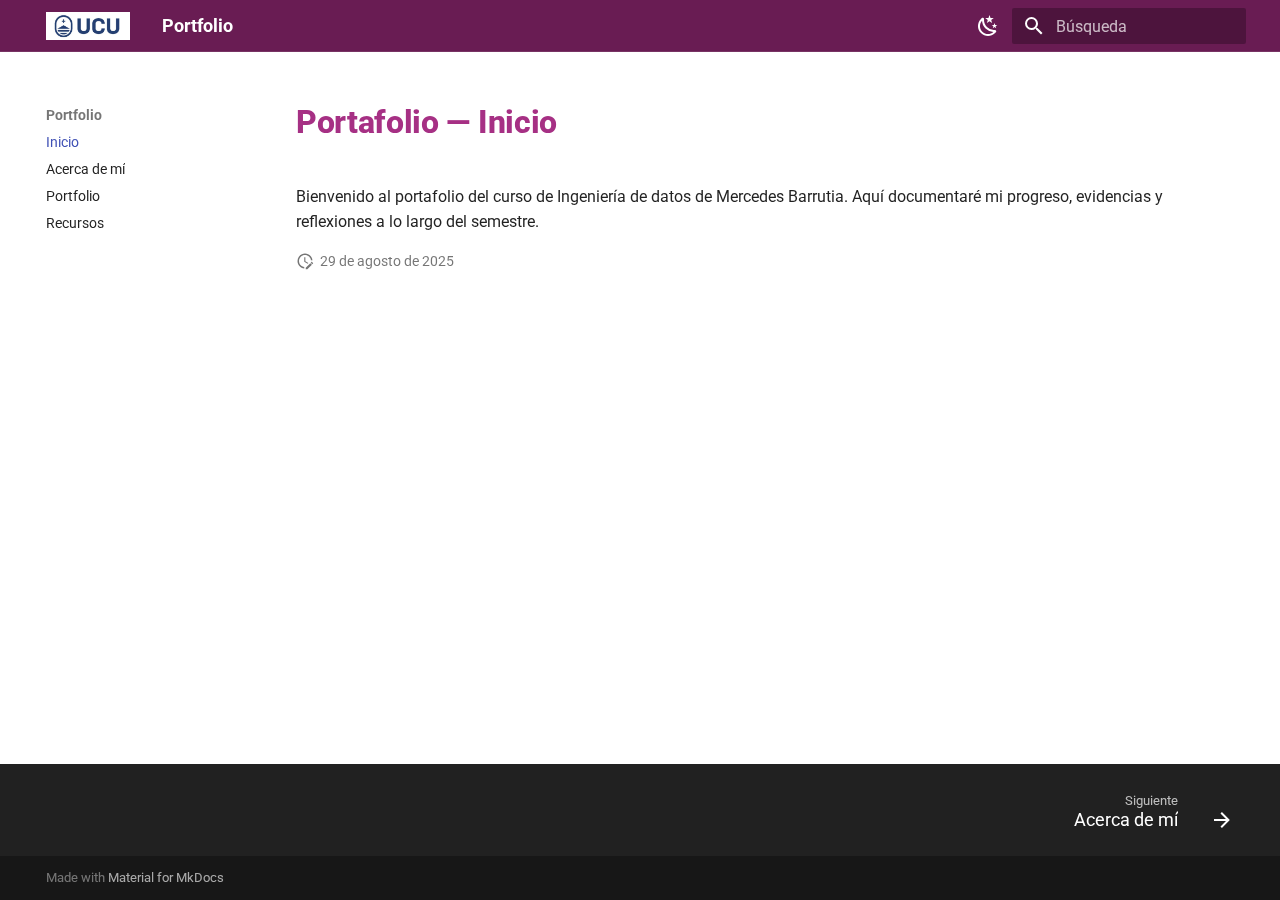
<file: index.html>
<!doctype html>
<html lang="es" class="no-js">
  <head>
    
      <meta charset="utf-8">
      <meta name="viewport" content="width=device-width,initial-scale=1">
      
      
      
      
      
        <link rel="next" href="acerca/">
      
      
      <link rel="icon" href="images/portada.svg">
      <meta name="generator" content="mkdocs-1.6.1, mkdocs-material-9.6.18">
    
    
      
        <title>Portafolio — Inicio - Portfolio</title>
      
    
    
      <link rel="stylesheet" href="assets/stylesheets/main.7e37652d.min.css">
      
        
        <link rel="stylesheet" href="assets/stylesheets/palette.06af60db.min.css">
      
      


    
    
      
    
    
      
        
        
        <link rel="preconnect" href="https://fonts.gstatic.com" crossorigin>
        <link rel="stylesheet" href="https://fonts.googleapis.com/css?family=Roboto:300,300i,400,400i,700,700i%7CRoboto+Mono:400,400i,700,700i&display=fallback">
        <style>:root{--md-text-font:"Roboto";--md-code-font:"Roboto Mono"}</style>
      
    
    
      <link rel="stylesheet" href="styles/extra.css">
    
    <script>__md_scope=new URL(".",location),__md_hash=e=>[...e].reduce(((e,_)=>(e<<5)-e+_.charCodeAt(0)),0),__md_get=(e,_=localStorage,t=__md_scope)=>JSON.parse(_.getItem(t.pathname+"."+e)),__md_set=(e,_,t=localStorage,a=__md_scope)=>{try{t.setItem(a.pathname+"."+e,JSON.stringify(_))}catch(e){}}</script>
    
      

    
    
    
   <link href="assets/stylesheets/glightbox.min.css" rel="stylesheet"/><style>
    html.glightbox-open { overflow: initial; height: 100%; }
    .gslide-title { margin-top: 0px; user-select: text; }
    .gslide-desc { color: #666; user-select: text; }
    .gslide-image img { background: white; }
    .gscrollbar-fixer { padding-right: 15px; }
    .gdesc-inner { font-size: 0.75rem; }
    body[data-md-color-scheme="slate"] .gdesc-inner { background: var(--md-default-bg-color);}
    body[data-md-color-scheme="slate"] .gslide-title { color: var(--md-default-fg-color);}
    body[data-md-color-scheme="slate"] .gslide-desc { color: var(--md-default-fg-color);}</style> <script src="assets/javascripts/glightbox.min.js"></script></head>
  
  
    
    
      
    
    
    
    
    <body dir="ltr" data-md-color-scheme="default" data-md-color-primary="indigo" data-md-color-accent="indigo">
  
    
    <input class="md-toggle" data-md-toggle="drawer" type="checkbox" id="__drawer" autocomplete="off">
    <input class="md-toggle" data-md-toggle="search" type="checkbox" id="__search" autocomplete="off">
    <label class="md-overlay" for="__drawer"></label>
    <div data-md-component="skip">
      
        
        <a href="#portafolio-inicio" class="md-skip">
          Saltar a contenido
        </a>
      
    </div>
    <div data-md-component="announce">
      
    </div>
    
    
      

  

<header class="md-header md-header--shadow" data-md-component="header">
  <nav class="md-header__inner md-grid" aria-label="Cabecera">
    <a href="." title="Portfolio" class="md-header__button md-logo" aria-label="Portfolio" data-md-component="logo">
      
  <img src="images/logo.png" alt="logo">

    </a>
    <label class="md-header__button md-icon" for="__drawer">
      
      <svg xmlns="http://www.w3.org/2000/svg" viewBox="0 0 24 24"><path d="M3 6h18v2H3zm0 5h18v2H3zm0 5h18v2H3z"/></svg>
    </label>
    <div class="md-header__title" data-md-component="header-title">
      <div class="md-header__ellipsis">
        <div class="md-header__topic">
          <span class="md-ellipsis">
            Portfolio
          </span>
        </div>
        <div class="md-header__topic" data-md-component="header-topic">
          <span class="md-ellipsis">
            
              Portafolio — Inicio
            
          </span>
        </div>
      </div>
    </div>
    
      
        <form class="md-header__option" data-md-component="palette">
  
    
    
    
    <input class="md-option" data-md-color-media="" data-md-color-scheme="default" data-md-color-primary="indigo" data-md-color-accent="indigo"  aria-label="Modo oscuro"  type="radio" name="__palette" id="__palette_0">
    
      <label class="md-header__button md-icon" title="Modo oscuro" for="__palette_1" hidden>
        <svg xmlns="http://www.w3.org/2000/svg" viewBox="0 0 24 24"><path d="m17.75 4.09-2.53 1.94.91 3.06-2.63-1.81-2.63 1.81.91-3.06-2.53-1.94L12.44 4l1.06-3 1.06 3zm3.5 6.91-1.64 1.25.59 1.98-1.7-1.17-1.7 1.17.59-1.98L15.75 11l2.06-.05L18.5 9l.69 1.95zm-2.28 4.95c.83-.08 1.72 1.1 1.19 1.85-.32.45-.66.87-1.08 1.27C15.17 23 8.84 23 4.94 19.07c-3.91-3.9-3.91-10.24 0-14.14.4-.4.82-.76 1.27-1.08.75-.53 1.93.36 1.85 1.19-.27 2.86.69 5.83 2.89 8.02a9.96 9.96 0 0 0 8.02 2.89m-1.64 2.02a12.08 12.08 0 0 1-7.8-3.47c-2.17-2.19-3.33-5-3.49-7.82-2.81 3.14-2.7 7.96.31 10.98 3.02 3.01 7.84 3.12 10.98.31"/></svg>
      </label>
    
  
    
    
    
    <input class="md-option" data-md-color-media="" data-md-color-scheme="slate" data-md-color-primary="indigo" data-md-color-accent="indigo"  aria-label="Modo claro"  type="radio" name="__palette" id="__palette_1">
    
      <label class="md-header__button md-icon" title="Modo claro" for="__palette_0" hidden>
        <svg xmlns="http://www.w3.org/2000/svg" viewBox="0 0 24 24"><path d="M12 7a5 5 0 0 1 5 5 5 5 0 0 1-5 5 5 5 0 0 1-5-5 5 5 0 0 1 5-5m0 2a3 3 0 0 0-3 3 3 3 0 0 0 3 3 3 3 0 0 0 3-3 3 3 0 0 0-3-3m0-7 2.39 3.42C13.65 5.15 12.84 5 12 5s-1.65.15-2.39.42zM3.34 7l4.16-.35A7.2 7.2 0 0 0 5.94 8.5c-.44.74-.69 1.5-.83 2.29zm.02 10 1.76-3.77a7.131 7.131 0 0 0 2.38 4.14zM20.65 7l-1.77 3.79a7.02 7.02 0 0 0-2.38-4.15zm-.01 10-4.14.36c.59-.51 1.12-1.14 1.54-1.86.42-.73.69-1.5.83-2.29zM12 22l-2.41-3.44c.74.27 1.55.44 2.41.44.82 0 1.63-.17 2.37-.44z"/></svg>
      </label>
    
  
</form>
      
    
    
      <script>var palette=__md_get("__palette");if(palette&&palette.color){if("(prefers-color-scheme)"===palette.color.media){var media=matchMedia("(prefers-color-scheme: light)"),input=document.querySelector(media.matches?"[data-md-color-media='(prefers-color-scheme: light)']":"[data-md-color-media='(prefers-color-scheme: dark)']");palette.color.media=input.getAttribute("data-md-color-media"),palette.color.scheme=input.getAttribute("data-md-color-scheme"),palette.color.primary=input.getAttribute("data-md-color-primary"),palette.color.accent=input.getAttribute("data-md-color-accent")}for(var[key,value]of Object.entries(palette.color))document.body.setAttribute("data-md-color-"+key,value)}</script>
    
    
    
      
      
        <label class="md-header__button md-icon" for="__search">
          
          <svg xmlns="http://www.w3.org/2000/svg" viewBox="0 0 24 24"><path d="M9.5 3A6.5 6.5 0 0 1 16 9.5c0 1.61-.59 3.09-1.56 4.23l.27.27h.79l5 5-1.5 1.5-5-5v-.79l-.27-.27A6.52 6.52 0 0 1 9.5 16 6.5 6.5 0 0 1 3 9.5 6.5 6.5 0 0 1 9.5 3m0 2C7 5 5 7 5 9.5S7 14 9.5 14 14 12 14 9.5 12 5 9.5 5"/></svg>
        </label>
        <div class="md-search" data-md-component="search" role="dialog">
  <label class="md-search__overlay" for="__search"></label>
  <div class="md-search__inner" role="search">
    <form class="md-search__form" name="search">
      <input type="text" class="md-search__input" name="query" aria-label="Búsqueda" placeholder="Búsqueda" autocapitalize="off" autocorrect="off" autocomplete="off" spellcheck="false" data-md-component="search-query" required>
      <label class="md-search__icon md-icon" for="__search">
        
        <svg xmlns="http://www.w3.org/2000/svg" viewBox="0 0 24 24"><path d="M9.5 3A6.5 6.5 0 0 1 16 9.5c0 1.61-.59 3.09-1.56 4.23l.27.27h.79l5 5-1.5 1.5-5-5v-.79l-.27-.27A6.52 6.52 0 0 1 9.5 16 6.5 6.5 0 0 1 3 9.5 6.5 6.5 0 0 1 9.5 3m0 2C7 5 5 7 5 9.5S7 14 9.5 14 14 12 14 9.5 12 5 9.5 5"/></svg>
        
        <svg xmlns="http://www.w3.org/2000/svg" viewBox="0 0 24 24"><path d="M20 11v2H8l5.5 5.5-1.42 1.42L4.16 12l7.92-7.92L13.5 5.5 8 11z"/></svg>
      </label>
      <nav class="md-search__options" aria-label="Buscar">
        
        <button type="reset" class="md-search__icon md-icon" title="Limpiar" aria-label="Limpiar" tabindex="-1">
          
          <svg xmlns="http://www.w3.org/2000/svg" viewBox="0 0 24 24"><path d="M19 6.41 17.59 5 12 10.59 6.41 5 5 6.41 10.59 12 5 17.59 6.41 19 12 13.41 17.59 19 19 17.59 13.41 12z"/></svg>
        </button>
      </nav>
      
        <div class="md-search__suggest" data-md-component="search-suggest"></div>
      
    </form>
    <div class="md-search__output">
      <div class="md-search__scrollwrap" tabindex="0" data-md-scrollfix>
        <div class="md-search-result" data-md-component="search-result">
          <div class="md-search-result__meta">
            Inicializando búsqueda
          </div>
          <ol class="md-search-result__list" role="presentation"></ol>
        </div>
      </div>
    </div>
  </div>
</div>
      
    
    
  </nav>
  
</header>
    
    <div class="md-container" data-md-component="container">
      
      
        
          
        
      
      <main class="md-main" data-md-component="main">
        <div class="md-main__inner md-grid">
          
            
              
              <div class="md-sidebar md-sidebar--primary" data-md-component="sidebar" data-md-type="navigation" >
                <div class="md-sidebar__scrollwrap">
                  <div class="md-sidebar__inner">
                    



  

<nav class="md-nav md-nav--primary md-nav--integrated" aria-label="Navegación" data-md-level="0">
  <label class="md-nav__title" for="__drawer">
    <a href="." title="Portfolio" class="md-nav__button md-logo" aria-label="Portfolio" data-md-component="logo">
      
  <img src="images/logo.png" alt="logo">

    </a>
    Portfolio
  </label>
  
  <ul class="md-nav__list" data-md-scrollfix>
    
      
      
  
  
    
  
  
  
    <li class="md-nav__item md-nav__item--active">
      
      <input class="md-nav__toggle md-toggle" type="checkbox" id="__toc">
      
      
        
      
      
      <a href="." class="md-nav__link md-nav__link--active">
        
  
  
  <span class="md-ellipsis">
    Inicio
    
  </span>
  

      </a>
      
    </li>
  

    
      
      
  
  
  
  
    <li class="md-nav__item">
      <a href="acerca/" class="md-nav__link">
        
  
  
  <span class="md-ellipsis">
    Acerca de mí
    
  </span>
  

      </a>
    </li>
  

    
      
      
  
  
  
  
    <li class="md-nav__item">
      <a href="portfolio/" class="md-nav__link">
        
  
  
  <span class="md-ellipsis">
    Portfolio
    
  </span>
  

      </a>
    </li>
  

    
      
      
  
  
  
  
    <li class="md-nav__item">
      <a href="recursos/" class="md-nav__link">
        
  
  
  <span class="md-ellipsis">
    Recursos
    
  </span>
  

      </a>
    </li>
  

    
  </ul>
</nav>
                  </div>
                </div>
              </div>
            
            
          
          
            <div class="md-content" data-md-component="content">
              <article class="md-content__inner md-typeset">
                
                  



<h1 id="portafolio-inicio">Portafolio — Inicio<a class="headerlink" href="#portafolio-inicio" title="Permanent link">&para;</a></h1>
<p>Bienvenido al portafolio del curso de Ingeniería de datos de Mercedes Barrutia. Aquí documentaré mi progreso, evidencias y reflexiones a lo largo del semestre.</p>







  
    
  
  


  <aside class="md-source-file">
    
      
  <span class="md-source-file__fact">
    <span class="md-icon" title="Última actualización">
      <svg xmlns="http://www.w3.org/2000/svg" viewBox="0 0 24 24"><path d="M21 13.1c-.1 0-.3.1-.4.2l-1 1 2.1 2.1 1-1c.2-.2.2-.6 0-.8l-1.3-1.3c-.1-.1-.2-.2-.4-.2m-1.9 1.8-6.1 6V23h2.1l6.1-6.1zM12.5 7v5.2l4 2.4-1 1L11 13V7zM11 21.9c-5.1-.5-9-4.8-9-9.9C2 6.5 6.5 2 12 2c5.3 0 9.6 4.1 10 9.3-.3-.1-.6-.2-1-.2s-.7.1-1 .2C19.6 7.2 16.2 4 12 4c-4.4 0-8 3.6-8 8 0 4.1 3.1 7.5 7.1 7.9l-.1.2z"/></svg>
    </span>
    <span class="git-revision-date-localized-plugin git-revision-date-localized-plugin-date" title="29 de agosto de 2025 12:50:38 UTC">29 de agosto de 2025</span>
  </span>

    
    
    
    
  </aside>





                
              </article>
            </div>
          
          
  <script>var tabs=__md_get("__tabs");if(Array.isArray(tabs))e:for(var set of document.querySelectorAll(".tabbed-set")){var labels=set.querySelector(".tabbed-labels");for(var tab of tabs)for(var label of labels.getElementsByTagName("label"))if(label.innerText.trim()===tab){var input=document.getElementById(label.htmlFor);input.checked=!0;continue e}}</script>

<script>var target=document.getElementById(location.hash.slice(1));target&&target.name&&(target.checked=target.name.startsWith("__tabbed_"))</script>
        </div>
        
          <button type="button" class="md-top md-icon" data-md-component="top" hidden>
  
  <svg xmlns="http://www.w3.org/2000/svg" viewBox="0 0 24 24"><path d="M13 20h-2V8l-5.5 5.5-1.42-1.42L12 4.16l7.92 7.92-1.42 1.42L13 8z"/></svg>
  Volver al principio
</button>
        
      </main>
      
        <footer class="md-footer">
  
    
      
      <nav class="md-footer__inner md-grid" aria-label="Pie" >
        
        
          
          <a href="acerca/" class="md-footer__link md-footer__link--next" aria-label="Siguiente: Acerca de mí">
            <div class="md-footer__title">
              <span class="md-footer__direction">
                Siguiente
              </span>
              <div class="md-ellipsis">
                Acerca de mí
              </div>
            </div>
            <div class="md-footer__button md-icon">
              
              <svg xmlns="http://www.w3.org/2000/svg" viewBox="0 0 24 24"><path d="M4 11v2h12l-5.5 5.5 1.42 1.42L19.84 12l-7.92-7.92L10.5 5.5 16 11z"/></svg>
            </div>
          </a>
        
      </nav>
    
  
  <div class="md-footer-meta md-typeset">
    <div class="md-footer-meta__inner md-grid">
      <div class="md-copyright">
  
  
    Made with
    <a href="https://squidfunk.github.io/mkdocs-material/" target="_blank" rel="noopener">
      Material for MkDocs
    </a>
  
</div>
      
    </div>
  </div>
</footer>
      
    </div>
    <div class="md-dialog" data-md-component="dialog">
      <div class="md-dialog__inner md-typeset"></div>
    </div>
    
    
    
      
      <script id="__config" type="application/json">{"base": ".", "features": ["navigation.top", "navigation.sections", "navigation.indexes", "navigation.footer", "toc.integrate", "header.autohide", "search.suggest", "search.highlight", "content.code.copy", "content.code.select", "content.tabs.link", "content.footnote.tooltips", "announce.dismiss"], "search": "assets/javascripts/workers/search.973d3a69.min.js", "tags": null, "translations": {"clipboard.copied": "Copiado al portapapeles", "clipboard.copy": "Copiar al portapapeles", "search.result.more.one": "1 m\u00e1s en esta p\u00e1gina", "search.result.more.other": "# m\u00e1s en esta p\u00e1gina", "search.result.none": "No se encontraron documentos", "search.result.one": "1 documento encontrado", "search.result.other": "# documentos encontrados", "search.result.placeholder": "Teclee para comenzar b\u00fasqueda", "search.result.term.missing": "Falta", "select.version": "Seleccionar versi\u00f3n"}, "version": null}</script>
    
    
      <script src="assets/javascripts/bundle.92b07e13.min.js"></script>
      
    
  <script id="init-glightbox">const lightbox = GLightbox({"touchNavigation": true, "loop": false, "zoomable": true, "draggable": true, "openEffect": "zoom", "closeEffect": "zoom", "slideEffect": "slide"});
document$.subscribe(() => { lightbox.reload() });
</script></body>
</html>
</file>
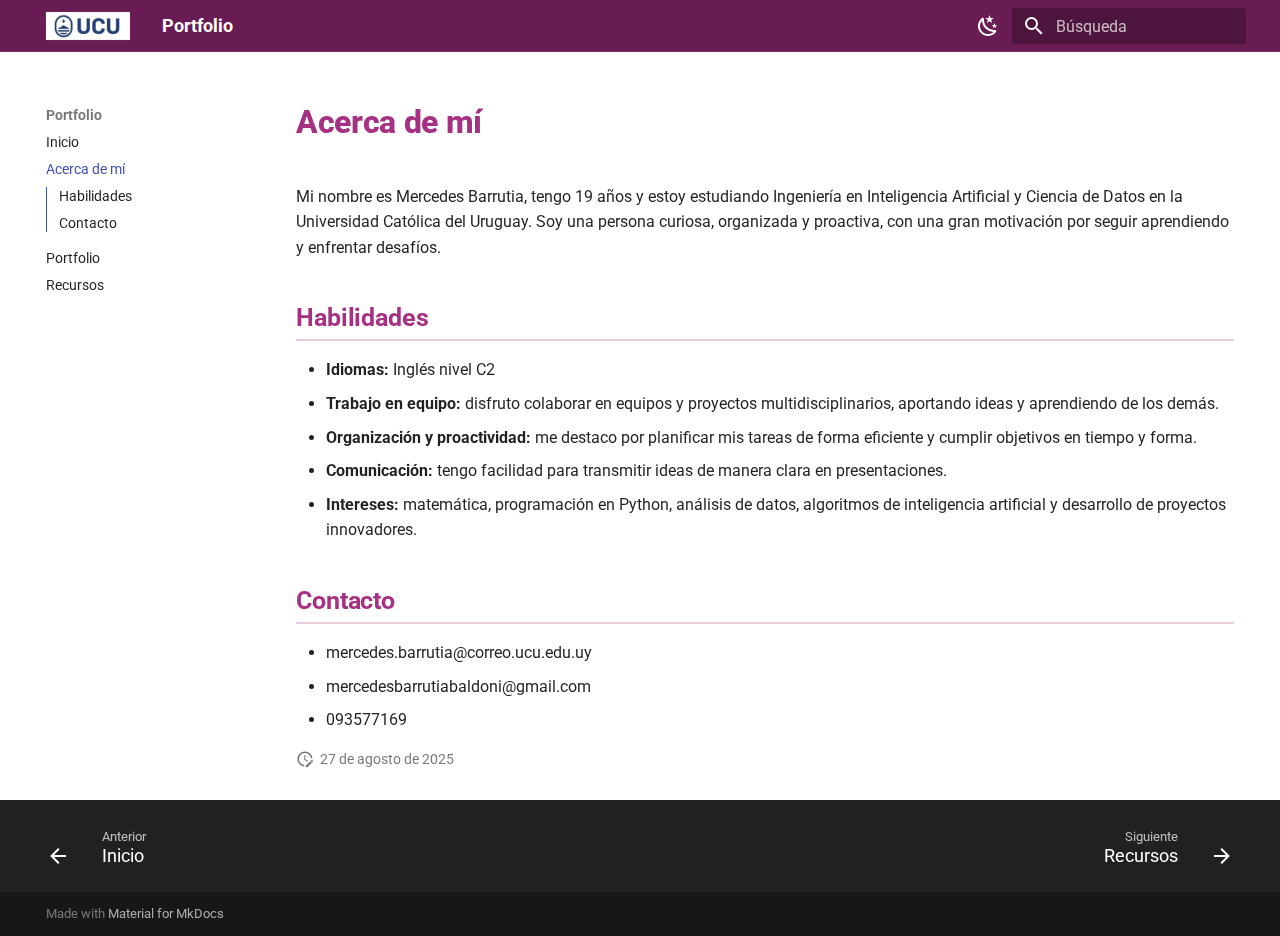
<file: acerca/index.html>
<!doctype html>
<html lang="es" class="no-js">
  <head>
    
      <meta charset="utf-8">
      <meta name="viewport" content="width=device-width,initial-scale=1">
      
      
      
      
        <link rel="prev" href="..">
      
      
        <link rel="next" href="../recursos/">
      
      
      <link rel="icon" href="../images/portada.svg">
      <meta name="generator" content="mkdocs-1.6.1, mkdocs-material-9.6.18">
    
    
      
        <title>Acerca de mí - Portfolio</title>
      
    
    
      <link rel="stylesheet" href="../assets/stylesheets/main.7e37652d.min.css">
      
        
        <link rel="stylesheet" href="../assets/stylesheets/palette.06af60db.min.css">
      
      


    
    
      
    
    
      
        
        
        <link rel="preconnect" href="https://fonts.gstatic.com" crossorigin>
        <link rel="stylesheet" href="https://fonts.googleapis.com/css?family=Roboto:300,300i,400,400i,700,700i%7CRoboto+Mono:400,400i,700,700i&display=fallback">
        <style>:root{--md-text-font:"Roboto";--md-code-font:"Roboto Mono"}</style>
      
    
    
      <link rel="stylesheet" href="../styles/extra.css">
    
    <script>__md_scope=new URL("..",location),__md_hash=e=>[...e].reduce(((e,_)=>(e<<5)-e+_.charCodeAt(0)),0),__md_get=(e,_=localStorage,t=__md_scope)=>JSON.parse(_.getItem(t.pathname+"."+e)),__md_set=(e,_,t=localStorage,a=__md_scope)=>{try{t.setItem(a.pathname+"."+e,JSON.stringify(_))}catch(e){}}</script>
    
      

    
    
    
   <link href="../assets/stylesheets/glightbox.min.css" rel="stylesheet"/><style>
    html.glightbox-open { overflow: initial; height: 100%; }
    .gslide-title { margin-top: 0px; user-select: text; }
    .gslide-desc { color: #666; user-select: text; }
    .gslide-image img { background: white; }
    .gscrollbar-fixer { padding-right: 15px; }
    .gdesc-inner { font-size: 0.75rem; }
    body[data-md-color-scheme="slate"] .gdesc-inner { background: var(--md-default-bg-color);}
    body[data-md-color-scheme="slate"] .gslide-title { color: var(--md-default-fg-color);}
    body[data-md-color-scheme="slate"] .gslide-desc { color: var(--md-default-fg-color);}</style> <script src="../assets/javascripts/glightbox.min.js"></script></head>
  
  
    
    
      
    
    
    
    
    <body dir="ltr" data-md-color-scheme="default" data-md-color-primary="indigo" data-md-color-accent="indigo">
  
    
    <input class="md-toggle" data-md-toggle="drawer" type="checkbox" id="__drawer" autocomplete="off">
    <input class="md-toggle" data-md-toggle="search" type="checkbox" id="__search" autocomplete="off">
    <label class="md-overlay" for="__drawer"></label>
    <div data-md-component="skip">
      
        
        <a href="#acerca-de-mi" class="md-skip">
          Saltar a contenido
        </a>
      
    </div>
    <div data-md-component="announce">
      
    </div>
    
    
      

  

<header class="md-header md-header--shadow" data-md-component="header">
  <nav class="md-header__inner md-grid" aria-label="Cabecera">
    <a href=".." title="Portfolio" class="md-header__button md-logo" aria-label="Portfolio" data-md-component="logo">
      
  <img src="../images/logo.png" alt="logo">

    </a>
    <label class="md-header__button md-icon" for="__drawer">
      
      <svg xmlns="http://www.w3.org/2000/svg" viewBox="0 0 24 24"><path d="M3 6h18v2H3zm0 5h18v2H3zm0 5h18v2H3z"/></svg>
    </label>
    <div class="md-header__title" data-md-component="header-title">
      <div class="md-header__ellipsis">
        <div class="md-header__topic">
          <span class="md-ellipsis">
            Portfolio
          </span>
        </div>
        <div class="md-header__topic" data-md-component="header-topic">
          <span class="md-ellipsis">
            
              Acerca de mí
            
          </span>
        </div>
      </div>
    </div>
    
      
        <form class="md-header__option" data-md-component="palette">
  
    
    
    
    <input class="md-option" data-md-color-media="" data-md-color-scheme="default" data-md-color-primary="indigo" data-md-color-accent="indigo"  aria-label="Modo oscuro"  type="radio" name="__palette" id="__palette_0">
    
      <label class="md-header__button md-icon" title="Modo oscuro" for="__palette_1" hidden>
        <svg xmlns="http://www.w3.org/2000/svg" viewBox="0 0 24 24"><path d="m17.75 4.09-2.53 1.94.91 3.06-2.63-1.81-2.63 1.81.91-3.06-2.53-1.94L12.44 4l1.06-3 1.06 3zm3.5 6.91-1.64 1.25.59 1.98-1.7-1.17-1.7 1.17.59-1.98L15.75 11l2.06-.05L18.5 9l.69 1.95zm-2.28 4.95c.83-.08 1.72 1.1 1.19 1.85-.32.45-.66.87-1.08 1.27C15.17 23 8.84 23 4.94 19.07c-3.91-3.9-3.91-10.24 0-14.14.4-.4.82-.76 1.27-1.08.75-.53 1.93.36 1.85 1.19-.27 2.86.69 5.83 2.89 8.02a9.96 9.96 0 0 0 8.02 2.89m-1.64 2.02a12.08 12.08 0 0 1-7.8-3.47c-2.17-2.19-3.33-5-3.49-7.82-2.81 3.14-2.7 7.96.31 10.98 3.02 3.01 7.84 3.12 10.98.31"/></svg>
      </label>
    
  
    
    
    
    <input class="md-option" data-md-color-media="" data-md-color-scheme="slate" data-md-color-primary="indigo" data-md-color-accent="indigo"  aria-label="Modo claro"  type="radio" name="__palette" id="__palette_1">
    
      <label class="md-header__button md-icon" title="Modo claro" for="__palette_0" hidden>
        <svg xmlns="http://www.w3.org/2000/svg" viewBox="0 0 24 24"><path d="M12 7a5 5 0 0 1 5 5 5 5 0 0 1-5 5 5 5 0 0 1-5-5 5 5 0 0 1 5-5m0 2a3 3 0 0 0-3 3 3 3 0 0 0 3 3 3 3 0 0 0 3-3 3 3 0 0 0-3-3m0-7 2.39 3.42C13.65 5.15 12.84 5 12 5s-1.65.15-2.39.42zM3.34 7l4.16-.35A7.2 7.2 0 0 0 5.94 8.5c-.44.74-.69 1.5-.83 2.29zm.02 10 1.76-3.77a7.131 7.131 0 0 0 2.38 4.14zM20.65 7l-1.77 3.79a7.02 7.02 0 0 0-2.38-4.15zm-.01 10-4.14.36c.59-.51 1.12-1.14 1.54-1.86.42-.73.69-1.5.83-2.29zM12 22l-2.41-3.44c.74.27 1.55.44 2.41.44.82 0 1.63-.17 2.37-.44z"/></svg>
      </label>
    
  
</form>
      
    
    
      <script>var palette=__md_get("__palette");if(palette&&palette.color){if("(prefers-color-scheme)"===palette.color.media){var media=matchMedia("(prefers-color-scheme: light)"),input=document.querySelector(media.matches?"[data-md-color-media='(prefers-color-scheme: light)']":"[data-md-color-media='(prefers-color-scheme: dark)']");palette.color.media=input.getAttribute("data-md-color-media"),palette.color.scheme=input.getAttribute("data-md-color-scheme"),palette.color.primary=input.getAttribute("data-md-color-primary"),palette.color.accent=input.getAttribute("data-md-color-accent")}for(var[key,value]of Object.entries(palette.color))document.body.setAttribute("data-md-color-"+key,value)}</script>
    
    
    
      
      
        <label class="md-header__button md-icon" for="__search">
          
          <svg xmlns="http://www.w3.org/2000/svg" viewBox="0 0 24 24"><path d="M9.5 3A6.5 6.5 0 0 1 16 9.5c0 1.61-.59 3.09-1.56 4.23l.27.27h.79l5 5-1.5 1.5-5-5v-.79l-.27-.27A6.52 6.52 0 0 1 9.5 16 6.5 6.5 0 0 1 3 9.5 6.5 6.5 0 0 1 9.5 3m0 2C7 5 5 7 5 9.5S7 14 9.5 14 14 12 14 9.5 12 5 9.5 5"/></svg>
        </label>
        <div class="md-search" data-md-component="search" role="dialog">
  <label class="md-search__overlay" for="__search"></label>
  <div class="md-search__inner" role="search">
    <form class="md-search__form" name="search">
      <input type="text" class="md-search__input" name="query" aria-label="Búsqueda" placeholder="Búsqueda" autocapitalize="off" autocorrect="off" autocomplete="off" spellcheck="false" data-md-component="search-query" required>
      <label class="md-search__icon md-icon" for="__search">
        
        <svg xmlns="http://www.w3.org/2000/svg" viewBox="0 0 24 24"><path d="M9.5 3A6.5 6.5 0 0 1 16 9.5c0 1.61-.59 3.09-1.56 4.23l.27.27h.79l5 5-1.5 1.5-5-5v-.79l-.27-.27A6.52 6.52 0 0 1 9.5 16 6.5 6.5 0 0 1 3 9.5 6.5 6.5 0 0 1 9.5 3m0 2C7 5 5 7 5 9.5S7 14 9.5 14 14 12 14 9.5 12 5 9.5 5"/></svg>
        
        <svg xmlns="http://www.w3.org/2000/svg" viewBox="0 0 24 24"><path d="M20 11v2H8l5.5 5.5-1.42 1.42L4.16 12l7.92-7.92L13.5 5.5 8 11z"/></svg>
      </label>
      <nav class="md-search__options" aria-label="Buscar">
        
        <button type="reset" class="md-search__icon md-icon" title="Limpiar" aria-label="Limpiar" tabindex="-1">
          
          <svg xmlns="http://www.w3.org/2000/svg" viewBox="0 0 24 24"><path d="M19 6.41 17.59 5 12 10.59 6.41 5 5 6.41 10.59 12 5 17.59 6.41 19 12 13.41 17.59 19 19 17.59 13.41 12z"/></svg>
        </button>
      </nav>
      
        <div class="md-search__suggest" data-md-component="search-suggest"></div>
      
    </form>
    <div class="md-search__output">
      <div class="md-search__scrollwrap" tabindex="0" data-md-scrollfix>
        <div class="md-search-result" data-md-component="search-result">
          <div class="md-search-result__meta">
            Inicializando búsqueda
          </div>
          <ol class="md-search-result__list" role="presentation"></ol>
        </div>
      </div>
    </div>
  </div>
</div>
      
    
    
  </nav>
  
</header>
    
    <div class="md-container" data-md-component="container">
      
      
        
          
        
      
      <main class="md-main" data-md-component="main">
        <div class="md-main__inner md-grid">
          
            
              
              <div class="md-sidebar md-sidebar--primary" data-md-component="sidebar" data-md-type="navigation" >
                <div class="md-sidebar__scrollwrap">
                  <div class="md-sidebar__inner">
                    



  

<nav class="md-nav md-nav--primary md-nav--integrated" aria-label="Navegación" data-md-level="0">
  <label class="md-nav__title" for="__drawer">
    <a href=".." title="Portfolio" class="md-nav__button md-logo" aria-label="Portfolio" data-md-component="logo">
      
  <img src="../images/logo.png" alt="logo">

    </a>
    Portfolio
  </label>
  
  <ul class="md-nav__list" data-md-scrollfix>
    
      
      
  
  
  
  
    <li class="md-nav__item">
      <a href=".." class="md-nav__link">
        
  
  
  <span class="md-ellipsis">
    Inicio
    
  </span>
  

      </a>
    </li>
  

    
      
      
  
  
    
  
  
  
    <li class="md-nav__item md-nav__item--active">
      
      <input class="md-nav__toggle md-toggle" type="checkbox" id="__toc">
      
      
        
      
      
        <label class="md-nav__link md-nav__link--active" for="__toc">
          
  
  
  <span class="md-ellipsis">
    Acerca de mí
    
  </span>
  

          <span class="md-nav__icon md-icon"></span>
        </label>
      
      <a href="./" class="md-nav__link md-nav__link--active">
        
  
  
  <span class="md-ellipsis">
    Acerca de mí
    
  </span>
  

      </a>
      
        

<nav class="md-nav md-nav--secondary" aria-label="Tabla de contenidos">
  
  
  
    
  
  
    <label class="md-nav__title" for="__toc">
      <span class="md-nav__icon md-icon"></span>
      Tabla de contenidos
    </label>
    <ul class="md-nav__list" data-md-component="toc" data-md-scrollfix>
      
        <li class="md-nav__item">
  <a href="#habilidades" class="md-nav__link">
    <span class="md-ellipsis">
      Habilidades
    </span>
  </a>
  
</li>
      
        <li class="md-nav__item">
  <a href="#contacto" class="md-nav__link">
    <span class="md-ellipsis">
      Contacto
    </span>
  </a>
  
</li>
      
    </ul>
  
</nav>
      
    </li>
  

    
      
      
  
  
  
  
    <li class="md-nav__item">
      <a href="../portfolio/" class="md-nav__link">
        
  
  
  <span class="md-ellipsis">
    Portfolio
    
  </span>
  

      </a>
    </li>
  

    
      
      
  
  
  
  
    <li class="md-nav__item">
      <a href="../recursos/" class="md-nav__link">
        
  
  
  <span class="md-ellipsis">
    Recursos
    
  </span>
  

      </a>
    </li>
  

    
  </ul>
</nav>
                  </div>
                </div>
              </div>
            
            
          
          
            <div class="md-content" data-md-component="content">
              <article class="md-content__inner md-typeset">
                
                  



<h1 id="acerca-de-mi">Acerca de mí<a class="headerlink" href="#acerca-de-mi" title="Permanent link">&para;</a></h1>
<p>Mi nombre es Mercedes Barrutia, tengo 19 años y estoy estudiando Ingeniería en Inteligencia Artificial y Ciencia de Datos en la Universidad Católica del Uruguay. Soy una persona curiosa, organizada y proactiva, con una gran motivación por seguir aprendiendo y enfrentar desafíos. </p>
<h2 id="habilidades">Habilidades<a class="headerlink" href="#habilidades" title="Permanent link">&para;</a></h2>
<ul>
<li><strong>Idiomas:</strong> Inglés nivel C2</li>
<li><strong>Trabajo en equipo:</strong> disfruto colaborar en equipos y proyectos multidisciplinarios, aportando ideas y aprendiendo de los demás.</li>
<li><strong>Organización y proactividad:</strong> me destaco por planificar mis tareas de forma eficiente y cumplir objetivos en tiempo y forma.</li>
<li><strong>Comunicación:</strong> tengo facilidad para transmitir ideas de manera clara en presentaciones.</li>
<li><strong>Intereses:</strong> matemática, programación en Python, análisis de datos, algoritmos de inteligencia artificial y desarrollo de proyectos innovadores.</li>
</ul>
<h2 id="contacto">Contacto<a class="headerlink" href="#contacto" title="Permanent link">&para;</a></h2>
<ul>
<li>mercedes.barrutia@correo.ucu.edu.uy</li>
<li>mercedesbarrutiabaldoni@gmail.com</li>
<li>093577169</li>
</ul>







  
    
  
  


  <aside class="md-source-file">
    
      
  <span class="md-source-file__fact">
    <span class="md-icon" title="Última actualización">
      <svg xmlns="http://www.w3.org/2000/svg" viewBox="0 0 24 24"><path d="M21 13.1c-.1 0-.3.1-.4.2l-1 1 2.1 2.1 1-1c.2-.2.2-.6 0-.8l-1.3-1.3c-.1-.1-.2-.2-.4-.2m-1.9 1.8-6.1 6V23h2.1l6.1-6.1zM12.5 7v5.2l4 2.4-1 1L11 13V7zM11 21.9c-5.1-.5-9-4.8-9-9.9C2 6.5 6.5 2 12 2c5.3 0 9.6 4.1 10 9.3-.3-.1-.6-.2-1-.2s-.7.1-1 .2C19.6 7.2 16.2 4 12 4c-4.4 0-8 3.6-8 8 0 4.1 3.1 7.5 7.1 7.9l-.1.2z"/></svg>
    </span>
    <span class="git-revision-date-localized-plugin git-revision-date-localized-plugin-date" title="27 de agosto de 2025 11:04:01 UTC">27 de agosto de 2025</span>
  </span>

    
    
    
    
  </aside>





                
              </article>
            </div>
          
          
  <script>var tabs=__md_get("__tabs");if(Array.isArray(tabs))e:for(var set of document.querySelectorAll(".tabbed-set")){var labels=set.querySelector(".tabbed-labels");for(var tab of tabs)for(var label of labels.getElementsByTagName("label"))if(label.innerText.trim()===tab){var input=document.getElementById(label.htmlFor);input.checked=!0;continue e}}</script>

<script>var target=document.getElementById(location.hash.slice(1));target&&target.name&&(target.checked=target.name.startsWith("__tabbed_"))</script>
        </div>
        
          <button type="button" class="md-top md-icon" data-md-component="top" hidden>
  
  <svg xmlns="http://www.w3.org/2000/svg" viewBox="0 0 24 24"><path d="M13 20h-2V8l-5.5 5.5-1.42-1.42L12 4.16l7.92 7.92-1.42 1.42L13 8z"/></svg>
  Volver al principio
</button>
        
      </main>
      
        <footer class="md-footer">
  
    
      
      <nav class="md-footer__inner md-grid" aria-label="Pie" >
        
          
          <a href=".." class="md-footer__link md-footer__link--prev" aria-label="Anterior: Inicio">
            <div class="md-footer__button md-icon">
              
              <svg xmlns="http://www.w3.org/2000/svg" viewBox="0 0 24 24"><path d="M20 11v2H8l5.5 5.5-1.42 1.42L4.16 12l7.92-7.92L13.5 5.5 8 11z"/></svg>
            </div>
            <div class="md-footer__title">
              <span class="md-footer__direction">
                Anterior
              </span>
              <div class="md-ellipsis">
                Inicio
              </div>
            </div>
          </a>
        
        
          
          <a href="../recursos/" class="md-footer__link md-footer__link--next" aria-label="Siguiente: Recursos">
            <div class="md-footer__title">
              <span class="md-footer__direction">
                Siguiente
              </span>
              <div class="md-ellipsis">
                Recursos
              </div>
            </div>
            <div class="md-footer__button md-icon">
              
              <svg xmlns="http://www.w3.org/2000/svg" viewBox="0 0 24 24"><path d="M4 11v2h12l-5.5 5.5 1.42 1.42L19.84 12l-7.92-7.92L10.5 5.5 16 11z"/></svg>
            </div>
          </a>
        
      </nav>
    
  
  <div class="md-footer-meta md-typeset">
    <div class="md-footer-meta__inner md-grid">
      <div class="md-copyright">
  
  
    Made with
    <a href="https://squidfunk.github.io/mkdocs-material/" target="_blank" rel="noopener">
      Material for MkDocs
    </a>
  
</div>
      
    </div>
  </div>
</footer>
      
    </div>
    <div class="md-dialog" data-md-component="dialog">
      <div class="md-dialog__inner md-typeset"></div>
    </div>
    
    
    
      
      <script id="__config" type="application/json">{"base": "..", "features": ["navigation.top", "navigation.sections", "navigation.indexes", "navigation.footer", "toc.integrate", "header.autohide", "search.suggest", "search.highlight", "content.code.copy", "content.code.select", "content.tabs.link", "content.footnote.tooltips", "announce.dismiss"], "search": "../assets/javascripts/workers/search.973d3a69.min.js", "tags": null, "translations": {"clipboard.copied": "Copiado al portapapeles", "clipboard.copy": "Copiar al portapapeles", "search.result.more.one": "1 m\u00e1s en esta p\u00e1gina", "search.result.more.other": "# m\u00e1s en esta p\u00e1gina", "search.result.none": "No se encontraron documentos", "search.result.one": "1 documento encontrado", "search.result.other": "# documentos encontrados", "search.result.placeholder": "Teclee para comenzar b\u00fasqueda", "search.result.term.missing": "Falta", "select.version": "Seleccionar versi\u00f3n"}, "version": null}</script>
    
    
      <script src="../assets/javascripts/bundle.92b07e13.min.js"></script>
      
    
  <script id="init-glightbox">const lightbox = GLightbox({"touchNavigation": true, "loop": false, "zoomable": true, "draggable": true, "openEffect": "zoom", "closeEffect": "zoom", "slideEffect": "slide"});
document$.subscribe(() => { lightbox.reload() });
</script></body>
</html>
</file>
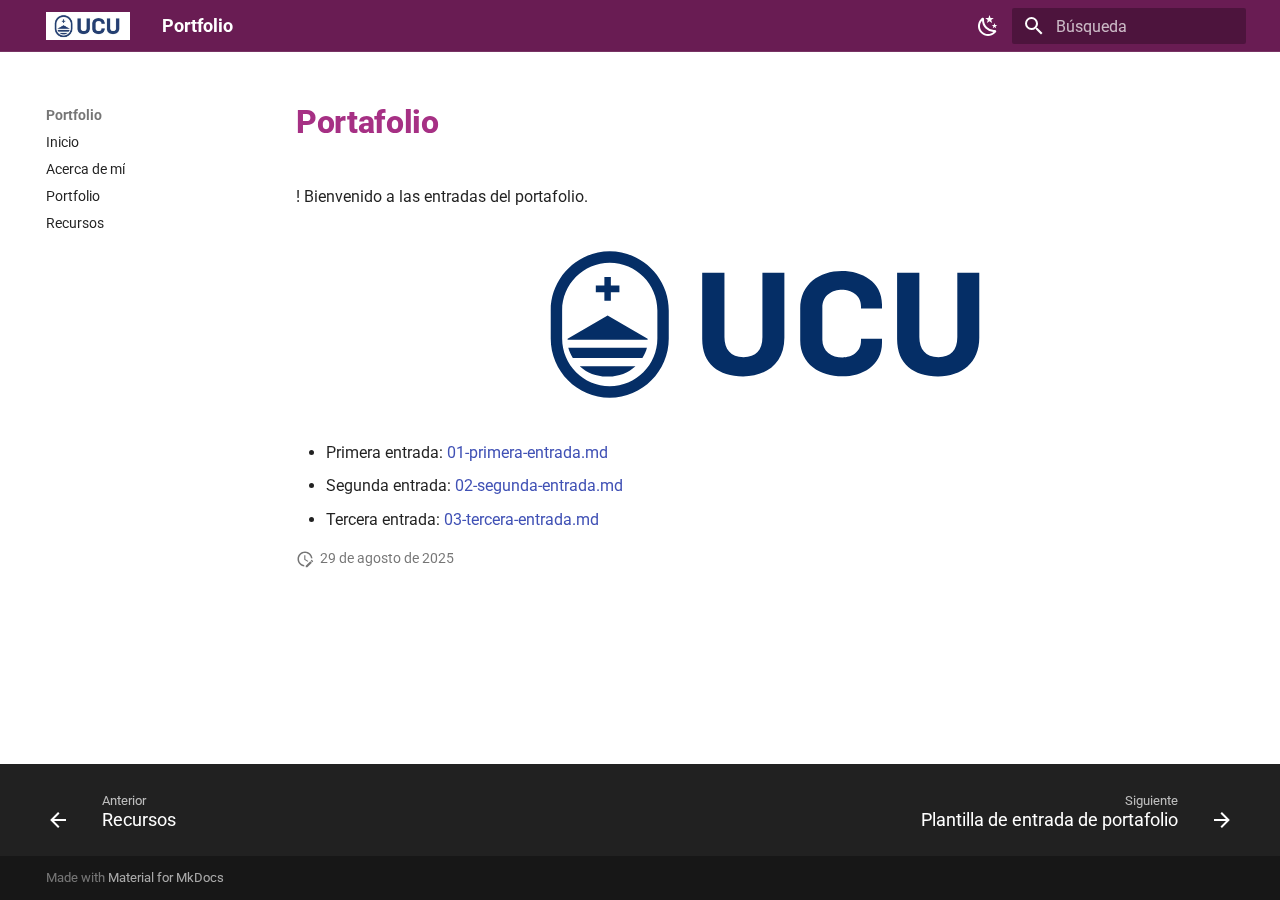
<file: portfolio/index.html>
<!doctype html>
<html lang="es" class="no-js">
  <head>
    
      <meta charset="utf-8">
      <meta name="viewport" content="width=device-width,initial-scale=1">
      
      
      
      
        <link rel="prev" href="../recursos/">
      
      
        <link rel="next" href="plantilla/">
      
      
      <link rel="icon" href="../images/portada.svg">
      <meta name="generator" content="mkdocs-1.6.1, mkdocs-material-9.6.18">
    
    
      
        <title>Índice del Portafolio - Portfolio</title>
      
    
    
      <link rel="stylesheet" href="../assets/stylesheets/main.7e37652d.min.css">
      
        
        <link rel="stylesheet" href="../assets/stylesheets/palette.06af60db.min.css">
      
      


    
    
      
    
    
      
        
        
        <link rel="preconnect" href="https://fonts.gstatic.com" crossorigin>
        <link rel="stylesheet" href="https://fonts.googleapis.com/css?family=Roboto:300,300i,400,400i,700,700i%7CRoboto+Mono:400,400i,700,700i&display=fallback">
        <style>:root{--md-text-font:"Roboto";--md-code-font:"Roboto Mono"}</style>
      
    
    
      <link rel="stylesheet" href="../styles/extra.css">
    
    <script>__md_scope=new URL("..",location),__md_hash=e=>[...e].reduce(((e,_)=>(e<<5)-e+_.charCodeAt(0)),0),__md_get=(e,_=localStorage,t=__md_scope)=>JSON.parse(_.getItem(t.pathname+"."+e)),__md_set=(e,_,t=localStorage,a=__md_scope)=>{try{t.setItem(a.pathname+"."+e,JSON.stringify(_))}catch(e){}}</script>
    
      

    
    
    
   <link href="../assets/stylesheets/glightbox.min.css" rel="stylesheet"/><style>
    html.glightbox-open { overflow: initial; height: 100%; }
    .gslide-title { margin-top: 0px; user-select: text; }
    .gslide-desc { color: #666; user-select: text; }
    .gslide-image img { background: white; }
    .gscrollbar-fixer { padding-right: 15px; }
    .gdesc-inner { font-size: 0.75rem; }
    body[data-md-color-scheme="slate"] .gdesc-inner { background: var(--md-default-bg-color);}
    body[data-md-color-scheme="slate"] .gslide-title { color: var(--md-default-fg-color);}
    body[data-md-color-scheme="slate"] .gslide-desc { color: var(--md-default-fg-color);}</style> <script src="../assets/javascripts/glightbox.min.js"></script></head>
  
  
    
    
      
    
    
    
    
    <body dir="ltr" data-md-color-scheme="default" data-md-color-primary="indigo" data-md-color-accent="indigo">
  
    
    <input class="md-toggle" data-md-toggle="drawer" type="checkbox" id="__drawer" autocomplete="off">
    <input class="md-toggle" data-md-toggle="search" type="checkbox" id="__search" autocomplete="off">
    <label class="md-overlay" for="__drawer"></label>
    <div data-md-component="skip">
      
        
        <a href="#portafolio" class="md-skip">
          Saltar a contenido
        </a>
      
    </div>
    <div data-md-component="announce">
      
    </div>
    
    
      

  

<header class="md-header md-header--shadow" data-md-component="header">
  <nav class="md-header__inner md-grid" aria-label="Cabecera">
    <a href=".." title="Portfolio" class="md-header__button md-logo" aria-label="Portfolio" data-md-component="logo">
      
  <img src="../images/logo.png" alt="logo">

    </a>
    <label class="md-header__button md-icon" for="__drawer">
      
      <svg xmlns="http://www.w3.org/2000/svg" viewBox="0 0 24 24"><path d="M3 6h18v2H3zm0 5h18v2H3zm0 5h18v2H3z"/></svg>
    </label>
    <div class="md-header__title" data-md-component="header-title">
      <div class="md-header__ellipsis">
        <div class="md-header__topic">
          <span class="md-ellipsis">
            Portfolio
          </span>
        </div>
        <div class="md-header__topic" data-md-component="header-topic">
          <span class="md-ellipsis">
            
              Índice del Portafolio
            
          </span>
        </div>
      </div>
    </div>
    
      
        <form class="md-header__option" data-md-component="palette">
  
    
    
    
    <input class="md-option" data-md-color-media="" data-md-color-scheme="default" data-md-color-primary="indigo" data-md-color-accent="indigo"  aria-label="Modo oscuro"  type="radio" name="__palette" id="__palette_0">
    
      <label class="md-header__button md-icon" title="Modo oscuro" for="__palette_1" hidden>
        <svg xmlns="http://www.w3.org/2000/svg" viewBox="0 0 24 24"><path d="m17.75 4.09-2.53 1.94.91 3.06-2.63-1.81-2.63 1.81.91-3.06-2.53-1.94L12.44 4l1.06-3 1.06 3zm3.5 6.91-1.64 1.25.59 1.98-1.7-1.17-1.7 1.17.59-1.98L15.75 11l2.06-.05L18.5 9l.69 1.95zm-2.28 4.95c.83-.08 1.72 1.1 1.19 1.85-.32.45-.66.87-1.08 1.27C15.17 23 8.84 23 4.94 19.07c-3.91-3.9-3.91-10.24 0-14.14.4-.4.82-.76 1.27-1.08.75-.53 1.93.36 1.85 1.19-.27 2.86.69 5.83 2.89 8.02a9.96 9.96 0 0 0 8.02 2.89m-1.64 2.02a12.08 12.08 0 0 1-7.8-3.47c-2.17-2.19-3.33-5-3.49-7.82-2.81 3.14-2.7 7.96.31 10.98 3.02 3.01 7.84 3.12 10.98.31"/></svg>
      </label>
    
  
    
    
    
    <input class="md-option" data-md-color-media="" data-md-color-scheme="slate" data-md-color-primary="indigo" data-md-color-accent="indigo"  aria-label="Modo claro"  type="radio" name="__palette" id="__palette_1">
    
      <label class="md-header__button md-icon" title="Modo claro" for="__palette_0" hidden>
        <svg xmlns="http://www.w3.org/2000/svg" viewBox="0 0 24 24"><path d="M12 7a5 5 0 0 1 5 5 5 5 0 0 1-5 5 5 5 0 0 1-5-5 5 5 0 0 1 5-5m0 2a3 3 0 0 0-3 3 3 3 0 0 0 3 3 3 3 0 0 0 3-3 3 3 0 0 0-3-3m0-7 2.39 3.42C13.65 5.15 12.84 5 12 5s-1.65.15-2.39.42zM3.34 7l4.16-.35A7.2 7.2 0 0 0 5.94 8.5c-.44.74-.69 1.5-.83 2.29zm.02 10 1.76-3.77a7.131 7.131 0 0 0 2.38 4.14zM20.65 7l-1.77 3.79a7.02 7.02 0 0 0-2.38-4.15zm-.01 10-4.14.36c.59-.51 1.12-1.14 1.54-1.86.42-.73.69-1.5.83-2.29zM12 22l-2.41-3.44c.74.27 1.55.44 2.41.44.82 0 1.63-.17 2.37-.44z"/></svg>
      </label>
    
  
</form>
      
    
    
      <script>var palette=__md_get("__palette");if(palette&&palette.color){if("(prefers-color-scheme)"===palette.color.media){var media=matchMedia("(prefers-color-scheme: light)"),input=document.querySelector(media.matches?"[data-md-color-media='(prefers-color-scheme: light)']":"[data-md-color-media='(prefers-color-scheme: dark)']");palette.color.media=input.getAttribute("data-md-color-media"),palette.color.scheme=input.getAttribute("data-md-color-scheme"),palette.color.primary=input.getAttribute("data-md-color-primary"),palette.color.accent=input.getAttribute("data-md-color-accent")}for(var[key,value]of Object.entries(palette.color))document.body.setAttribute("data-md-color-"+key,value)}</script>
    
    
    
      
      
        <label class="md-header__button md-icon" for="__search">
          
          <svg xmlns="http://www.w3.org/2000/svg" viewBox="0 0 24 24"><path d="M9.5 3A6.5 6.5 0 0 1 16 9.5c0 1.61-.59 3.09-1.56 4.23l.27.27h.79l5 5-1.5 1.5-5-5v-.79l-.27-.27A6.52 6.52 0 0 1 9.5 16 6.5 6.5 0 0 1 3 9.5 6.5 6.5 0 0 1 9.5 3m0 2C7 5 5 7 5 9.5S7 14 9.5 14 14 12 14 9.5 12 5 9.5 5"/></svg>
        </label>
        <div class="md-search" data-md-component="search" role="dialog">
  <label class="md-search__overlay" for="__search"></label>
  <div class="md-search__inner" role="search">
    <form class="md-search__form" name="search">
      <input type="text" class="md-search__input" name="query" aria-label="Búsqueda" placeholder="Búsqueda" autocapitalize="off" autocorrect="off" autocomplete="off" spellcheck="false" data-md-component="search-query" required>
      <label class="md-search__icon md-icon" for="__search">
        
        <svg xmlns="http://www.w3.org/2000/svg" viewBox="0 0 24 24"><path d="M9.5 3A6.5 6.5 0 0 1 16 9.5c0 1.61-.59 3.09-1.56 4.23l.27.27h.79l5 5-1.5 1.5-5-5v-.79l-.27-.27A6.52 6.52 0 0 1 9.5 16 6.5 6.5 0 0 1 3 9.5 6.5 6.5 0 0 1 9.5 3m0 2C7 5 5 7 5 9.5S7 14 9.5 14 14 12 14 9.5 12 5 9.5 5"/></svg>
        
        <svg xmlns="http://www.w3.org/2000/svg" viewBox="0 0 24 24"><path d="M20 11v2H8l5.5 5.5-1.42 1.42L4.16 12l7.92-7.92L13.5 5.5 8 11z"/></svg>
      </label>
      <nav class="md-search__options" aria-label="Buscar">
        
        <button type="reset" class="md-search__icon md-icon" title="Limpiar" aria-label="Limpiar" tabindex="-1">
          
          <svg xmlns="http://www.w3.org/2000/svg" viewBox="0 0 24 24"><path d="M19 6.41 17.59 5 12 10.59 6.41 5 5 6.41 10.59 12 5 17.59 6.41 19 12 13.41 17.59 19 19 17.59 13.41 12z"/></svg>
        </button>
      </nav>
      
        <div class="md-search__suggest" data-md-component="search-suggest"></div>
      
    </form>
    <div class="md-search__output">
      <div class="md-search__scrollwrap" tabindex="0" data-md-scrollfix>
        <div class="md-search-result" data-md-component="search-result">
          <div class="md-search-result__meta">
            Inicializando búsqueda
          </div>
          <ol class="md-search-result__list" role="presentation"></ol>
        </div>
      </div>
    </div>
  </div>
</div>
      
    
    
  </nav>
  
</header>
    
    <div class="md-container" data-md-component="container">
      
      
        
          
        
      
      <main class="md-main" data-md-component="main">
        <div class="md-main__inner md-grid">
          
            
              
              <div class="md-sidebar md-sidebar--primary" data-md-component="sidebar" data-md-type="navigation" >
                <div class="md-sidebar__scrollwrap">
                  <div class="md-sidebar__inner">
                    



  

<nav class="md-nav md-nav--primary md-nav--integrated" aria-label="Navegación" data-md-level="0">
  <label class="md-nav__title" for="__drawer">
    <a href=".." title="Portfolio" class="md-nav__button md-logo" aria-label="Portfolio" data-md-component="logo">
      
  <img src="../images/logo.png" alt="logo">

    </a>
    Portfolio
  </label>
  
  <ul class="md-nav__list" data-md-scrollfix>
    
      
      
  
  
  
  
    <li class="md-nav__item">
      <a href=".." class="md-nav__link">
        
  
  
  <span class="md-ellipsis">
    Inicio
    
  </span>
  

      </a>
    </li>
  

    
      
      
  
  
  
  
    <li class="md-nav__item">
      <a href="../acerca/" class="md-nav__link">
        
  
  
  <span class="md-ellipsis">
    Acerca de mí
    
  </span>
  

      </a>
    </li>
  

    
      
      
  
  
  
  
    <li class="md-nav__item">
      <a href="./" class="md-nav__link">
        
  
  
  <span class="md-ellipsis">
    Portfolio
    
  </span>
  

      </a>
    </li>
  

    
      
      
  
  
  
  
    <li class="md-nav__item">
      <a href="../recursos/" class="md-nav__link">
        
  
  
  <span class="md-ellipsis">
    Recursos
    
  </span>
  

      </a>
    </li>
  

    
  </ul>
</nav>
                  </div>
                </div>
              </div>
            
            
          
          
            <div class="md-content" data-md-component="content">
              <article class="md-content__inner md-typeset">
                
                  



<h1 id="portafolio">Portafolio<a class="headerlink" href="#portafolio" title="Permanent link">&para;</a></h1>
<p>! Bienvenido a las entradas del portafolio. </p>
<p><a class="glightbox" href="../images/portada.svg" data-type="image" data-width="auto" data-height="auto" data-desc-position="bottom"><img alt="Portada" src="../images/portada.svg" width="500" /></a></p>
<ul>
<li>Primera entrada: <a href="entregas/01-primera-entrada/">01-primera-entrada.md</a></li>
<li>Segunda entrada: <a href="entregas/02-segunda-entrega/">02-segunda-entrada.md</a></li>
<li>Tercera entrada: <a href="entregas/03-tercera-entrega/">03-tercera-entrada.md</a></li>
</ul>







  
    
  
  


  <aside class="md-source-file">
    
      
  <span class="md-source-file__fact">
    <span class="md-icon" title="Última actualización">
      <svg xmlns="http://www.w3.org/2000/svg" viewBox="0 0 24 24"><path d="M21 13.1c-.1 0-.3.1-.4.2l-1 1 2.1 2.1 1-1c.2-.2.2-.6 0-.8l-1.3-1.3c-.1-.1-.2-.2-.4-.2m-1.9 1.8-6.1 6V23h2.1l6.1-6.1zM12.5 7v5.2l4 2.4-1 1L11 13V7zM11 21.9c-5.1-.5-9-4.8-9-9.9C2 6.5 6.5 2 12 2c5.3 0 9.6 4.1 10 9.3-.3-.1-.6-.2-1-.2s-.7.1-1 .2C19.6 7.2 16.2 4 12 4c-4.4 0-8 3.6-8 8 0 4.1 3.1 7.5 7.1 7.9l-.1.2z"/></svg>
    </span>
    <span class="git-revision-date-localized-plugin git-revision-date-localized-plugin-date" title="29 de agosto de 2025 12:50:38 UTC">29 de agosto de 2025</span>
  </span>

    
    
    
    
  </aside>





                
              </article>
            </div>
          
          
  <script>var tabs=__md_get("__tabs");if(Array.isArray(tabs))e:for(var set of document.querySelectorAll(".tabbed-set")){var labels=set.querySelector(".tabbed-labels");for(var tab of tabs)for(var label of labels.getElementsByTagName("label"))if(label.innerText.trim()===tab){var input=document.getElementById(label.htmlFor);input.checked=!0;continue e}}</script>

<script>var target=document.getElementById(location.hash.slice(1));target&&target.name&&(target.checked=target.name.startsWith("__tabbed_"))</script>
        </div>
        
          <button type="button" class="md-top md-icon" data-md-component="top" hidden>
  
  <svg xmlns="http://www.w3.org/2000/svg" viewBox="0 0 24 24"><path d="M13 20h-2V8l-5.5 5.5-1.42-1.42L12 4.16l7.92 7.92-1.42 1.42L13 8z"/></svg>
  Volver al principio
</button>
        
      </main>
      
        <footer class="md-footer">
  
    
      
      <nav class="md-footer__inner md-grid" aria-label="Pie" >
        
          
          <a href="../recursos/" class="md-footer__link md-footer__link--prev" aria-label="Anterior: Recursos">
            <div class="md-footer__button md-icon">
              
              <svg xmlns="http://www.w3.org/2000/svg" viewBox="0 0 24 24"><path d="M20 11v2H8l5.5 5.5-1.42 1.42L4.16 12l7.92-7.92L13.5 5.5 8 11z"/></svg>
            </div>
            <div class="md-footer__title">
              <span class="md-footer__direction">
                Anterior
              </span>
              <div class="md-ellipsis">
                Recursos
              </div>
            </div>
          </a>
        
        
          
          <a href="plantilla/" class="md-footer__link md-footer__link--next" aria-label="Siguiente: Plantilla de entrada de portafolio">
            <div class="md-footer__title">
              <span class="md-footer__direction">
                Siguiente
              </span>
              <div class="md-ellipsis">
                Plantilla de entrada de portafolio
              </div>
            </div>
            <div class="md-footer__button md-icon">
              
              <svg xmlns="http://www.w3.org/2000/svg" viewBox="0 0 24 24"><path d="M4 11v2h12l-5.5 5.5 1.42 1.42L19.84 12l-7.92-7.92L10.5 5.5 16 11z"/></svg>
            </div>
          </a>
        
      </nav>
    
  
  <div class="md-footer-meta md-typeset">
    <div class="md-footer-meta__inner md-grid">
      <div class="md-copyright">
  
  
    Made with
    <a href="https://squidfunk.github.io/mkdocs-material/" target="_blank" rel="noopener">
      Material for MkDocs
    </a>
  
</div>
      
    </div>
  </div>
</footer>
      
    </div>
    <div class="md-dialog" data-md-component="dialog">
      <div class="md-dialog__inner md-typeset"></div>
    </div>
    
    
    
      
      <script id="__config" type="application/json">{"base": "..", "features": ["navigation.top", "navigation.sections", "navigation.indexes", "navigation.footer", "toc.integrate", "header.autohide", "search.suggest", "search.highlight", "content.code.copy", "content.code.select", "content.tabs.link", "content.footnote.tooltips", "announce.dismiss"], "search": "../assets/javascripts/workers/search.973d3a69.min.js", "tags": null, "translations": {"clipboard.copied": "Copiado al portapapeles", "clipboard.copy": "Copiar al portapapeles", "search.result.more.one": "1 m\u00e1s en esta p\u00e1gina", "search.result.more.other": "# m\u00e1s en esta p\u00e1gina", "search.result.none": "No se encontraron documentos", "search.result.one": "1 documento encontrado", "search.result.other": "# documentos encontrados", "search.result.placeholder": "Teclee para comenzar b\u00fasqueda", "search.result.term.missing": "Falta", "select.version": "Seleccionar versi\u00f3n"}, "version": null}</script>
    
    
      <script src="../assets/javascripts/bundle.92b07e13.min.js"></script>
      
    
  <script id="init-glightbox">const lightbox = GLightbox({"touchNavigation": true, "loop": false, "zoomable": true, "draggable": true, "openEffect": "zoom", "closeEffect": "zoom", "slideEffect": "slide"});
document$.subscribe(() => { lightbox.reload() });
</script></body>
</html>
</file>
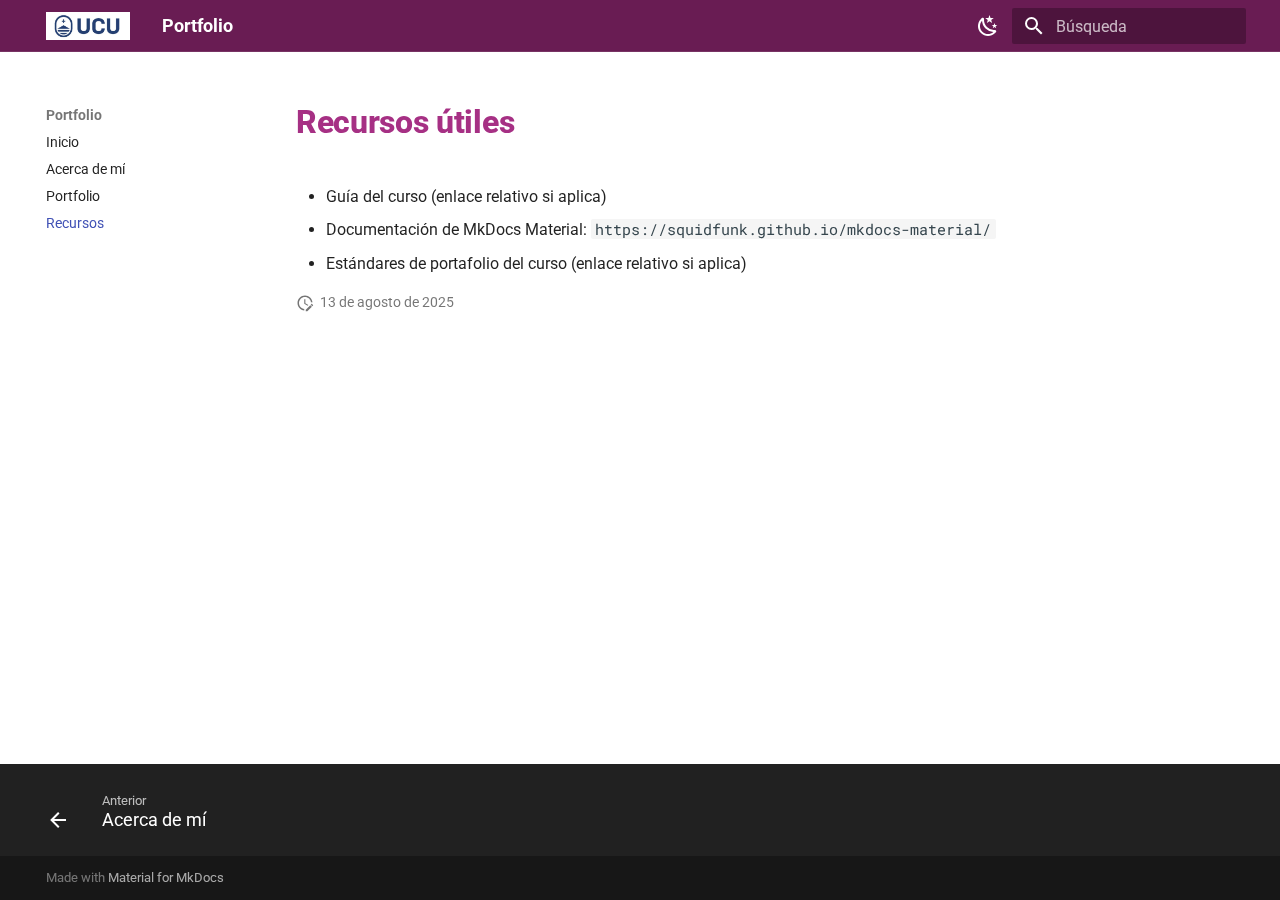
<file: recursos/index.html>
<!doctype html>
<html lang="es" class="no-js">
  <head>
    
      <meta charset="utf-8">
      <meta name="viewport" content="width=device-width,initial-scale=1">
      
      
      
      
        <link rel="prev" href="../acerca/">
      
      
      
      <link rel="icon" href="../images/portada.svg">
      <meta name="generator" content="mkdocs-1.6.1, mkdocs-material-9.6.18">
    
    
      
        <title>Recursos útiles - Portfolio</title>
      
    
    
      <link rel="stylesheet" href="../assets/stylesheets/main.7e37652d.min.css">
      
        
        <link rel="stylesheet" href="../assets/stylesheets/palette.06af60db.min.css">
      
      


    
    
      
    
    
      
        
        
        <link rel="preconnect" href="https://fonts.gstatic.com" crossorigin>
        <link rel="stylesheet" href="https://fonts.googleapis.com/css?family=Roboto:300,300i,400,400i,700,700i%7CRoboto+Mono:400,400i,700,700i&display=fallback">
        <style>:root{--md-text-font:"Roboto";--md-code-font:"Roboto Mono"}</style>
      
    
    
      <link rel="stylesheet" href="../styles/extra.css">
    
    <script>__md_scope=new URL("..",location),__md_hash=e=>[...e].reduce(((e,_)=>(e<<5)-e+_.charCodeAt(0)),0),__md_get=(e,_=localStorage,t=__md_scope)=>JSON.parse(_.getItem(t.pathname+"."+e)),__md_set=(e,_,t=localStorage,a=__md_scope)=>{try{t.setItem(a.pathname+"."+e,JSON.stringify(_))}catch(e){}}</script>
    
      

    
    
    
   <link href="../assets/stylesheets/glightbox.min.css" rel="stylesheet"/><style>
    html.glightbox-open { overflow: initial; height: 100%; }
    .gslide-title { margin-top: 0px; user-select: text; }
    .gslide-desc { color: #666; user-select: text; }
    .gslide-image img { background: white; }
    .gscrollbar-fixer { padding-right: 15px; }
    .gdesc-inner { font-size: 0.75rem; }
    body[data-md-color-scheme="slate"] .gdesc-inner { background: var(--md-default-bg-color);}
    body[data-md-color-scheme="slate"] .gslide-title { color: var(--md-default-fg-color);}
    body[data-md-color-scheme="slate"] .gslide-desc { color: var(--md-default-fg-color);}</style> <script src="../assets/javascripts/glightbox.min.js"></script></head>
  
  
    
    
      
    
    
    
    
    <body dir="ltr" data-md-color-scheme="default" data-md-color-primary="indigo" data-md-color-accent="indigo">
  
    
    <input class="md-toggle" data-md-toggle="drawer" type="checkbox" id="__drawer" autocomplete="off">
    <input class="md-toggle" data-md-toggle="search" type="checkbox" id="__search" autocomplete="off">
    <label class="md-overlay" for="__drawer"></label>
    <div data-md-component="skip">
      
        
        <a href="#recursos-utiles" class="md-skip">
          Saltar a contenido
        </a>
      
    </div>
    <div data-md-component="announce">
      
    </div>
    
    
      

  

<header class="md-header md-header--shadow" data-md-component="header">
  <nav class="md-header__inner md-grid" aria-label="Cabecera">
    <a href=".." title="Portfolio" class="md-header__button md-logo" aria-label="Portfolio" data-md-component="logo">
      
  <img src="../images/logo.png" alt="logo">

    </a>
    <label class="md-header__button md-icon" for="__drawer">
      
      <svg xmlns="http://www.w3.org/2000/svg" viewBox="0 0 24 24"><path d="M3 6h18v2H3zm0 5h18v2H3zm0 5h18v2H3z"/></svg>
    </label>
    <div class="md-header__title" data-md-component="header-title">
      <div class="md-header__ellipsis">
        <div class="md-header__topic">
          <span class="md-ellipsis">
            Portfolio
          </span>
        </div>
        <div class="md-header__topic" data-md-component="header-topic">
          <span class="md-ellipsis">
            
              Recursos útiles
            
          </span>
        </div>
      </div>
    </div>
    
      
        <form class="md-header__option" data-md-component="palette">
  
    
    
    
    <input class="md-option" data-md-color-media="" data-md-color-scheme="default" data-md-color-primary="indigo" data-md-color-accent="indigo"  aria-label="Modo oscuro"  type="radio" name="__palette" id="__palette_0">
    
      <label class="md-header__button md-icon" title="Modo oscuro" for="__palette_1" hidden>
        <svg xmlns="http://www.w3.org/2000/svg" viewBox="0 0 24 24"><path d="m17.75 4.09-2.53 1.94.91 3.06-2.63-1.81-2.63 1.81.91-3.06-2.53-1.94L12.44 4l1.06-3 1.06 3zm3.5 6.91-1.64 1.25.59 1.98-1.7-1.17-1.7 1.17.59-1.98L15.75 11l2.06-.05L18.5 9l.69 1.95zm-2.28 4.95c.83-.08 1.72 1.1 1.19 1.85-.32.45-.66.87-1.08 1.27C15.17 23 8.84 23 4.94 19.07c-3.91-3.9-3.91-10.24 0-14.14.4-.4.82-.76 1.27-1.08.75-.53 1.93.36 1.85 1.19-.27 2.86.69 5.83 2.89 8.02a9.96 9.96 0 0 0 8.02 2.89m-1.64 2.02a12.08 12.08 0 0 1-7.8-3.47c-2.17-2.19-3.33-5-3.49-7.82-2.81 3.14-2.7 7.96.31 10.98 3.02 3.01 7.84 3.12 10.98.31"/></svg>
      </label>
    
  
    
    
    
    <input class="md-option" data-md-color-media="" data-md-color-scheme="slate" data-md-color-primary="indigo" data-md-color-accent="indigo"  aria-label="Modo claro"  type="radio" name="__palette" id="__palette_1">
    
      <label class="md-header__button md-icon" title="Modo claro" for="__palette_0" hidden>
        <svg xmlns="http://www.w3.org/2000/svg" viewBox="0 0 24 24"><path d="M12 7a5 5 0 0 1 5 5 5 5 0 0 1-5 5 5 5 0 0 1-5-5 5 5 0 0 1 5-5m0 2a3 3 0 0 0-3 3 3 3 0 0 0 3 3 3 3 0 0 0 3-3 3 3 0 0 0-3-3m0-7 2.39 3.42C13.65 5.15 12.84 5 12 5s-1.65.15-2.39.42zM3.34 7l4.16-.35A7.2 7.2 0 0 0 5.94 8.5c-.44.74-.69 1.5-.83 2.29zm.02 10 1.76-3.77a7.131 7.131 0 0 0 2.38 4.14zM20.65 7l-1.77 3.79a7.02 7.02 0 0 0-2.38-4.15zm-.01 10-4.14.36c.59-.51 1.12-1.14 1.54-1.86.42-.73.69-1.5.83-2.29zM12 22l-2.41-3.44c.74.27 1.55.44 2.41.44.82 0 1.63-.17 2.37-.44z"/></svg>
      </label>
    
  
</form>
      
    
    
      <script>var palette=__md_get("__palette");if(palette&&palette.color){if("(prefers-color-scheme)"===palette.color.media){var media=matchMedia("(prefers-color-scheme: light)"),input=document.querySelector(media.matches?"[data-md-color-media='(prefers-color-scheme: light)']":"[data-md-color-media='(prefers-color-scheme: dark)']");palette.color.media=input.getAttribute("data-md-color-media"),palette.color.scheme=input.getAttribute("data-md-color-scheme"),palette.color.primary=input.getAttribute("data-md-color-primary"),palette.color.accent=input.getAttribute("data-md-color-accent")}for(var[key,value]of Object.entries(palette.color))document.body.setAttribute("data-md-color-"+key,value)}</script>
    
    
    
      
      
        <label class="md-header__button md-icon" for="__search">
          
          <svg xmlns="http://www.w3.org/2000/svg" viewBox="0 0 24 24"><path d="M9.5 3A6.5 6.5 0 0 1 16 9.5c0 1.61-.59 3.09-1.56 4.23l.27.27h.79l5 5-1.5 1.5-5-5v-.79l-.27-.27A6.52 6.52 0 0 1 9.5 16 6.5 6.5 0 0 1 3 9.5 6.5 6.5 0 0 1 9.5 3m0 2C7 5 5 7 5 9.5S7 14 9.5 14 14 12 14 9.5 12 5 9.5 5"/></svg>
        </label>
        <div class="md-search" data-md-component="search" role="dialog">
  <label class="md-search__overlay" for="__search"></label>
  <div class="md-search__inner" role="search">
    <form class="md-search__form" name="search">
      <input type="text" class="md-search__input" name="query" aria-label="Búsqueda" placeholder="Búsqueda" autocapitalize="off" autocorrect="off" autocomplete="off" spellcheck="false" data-md-component="search-query" required>
      <label class="md-search__icon md-icon" for="__search">
        
        <svg xmlns="http://www.w3.org/2000/svg" viewBox="0 0 24 24"><path d="M9.5 3A6.5 6.5 0 0 1 16 9.5c0 1.61-.59 3.09-1.56 4.23l.27.27h.79l5 5-1.5 1.5-5-5v-.79l-.27-.27A6.52 6.52 0 0 1 9.5 16 6.5 6.5 0 0 1 3 9.5 6.5 6.5 0 0 1 9.5 3m0 2C7 5 5 7 5 9.5S7 14 9.5 14 14 12 14 9.5 12 5 9.5 5"/></svg>
        
        <svg xmlns="http://www.w3.org/2000/svg" viewBox="0 0 24 24"><path d="M20 11v2H8l5.5 5.5-1.42 1.42L4.16 12l7.92-7.92L13.5 5.5 8 11z"/></svg>
      </label>
      <nav class="md-search__options" aria-label="Buscar">
        
        <button type="reset" class="md-search__icon md-icon" title="Limpiar" aria-label="Limpiar" tabindex="-1">
          
          <svg xmlns="http://www.w3.org/2000/svg" viewBox="0 0 24 24"><path d="M19 6.41 17.59 5 12 10.59 6.41 5 5 6.41 10.59 12 5 17.59 6.41 19 12 13.41 17.59 19 19 17.59 13.41 12z"/></svg>
        </button>
      </nav>
      
        <div class="md-search__suggest" data-md-component="search-suggest"></div>
      
    </form>
    <div class="md-search__output">
      <div class="md-search__scrollwrap" tabindex="0" data-md-scrollfix>
        <div class="md-search-result" data-md-component="search-result">
          <div class="md-search-result__meta">
            Inicializando búsqueda
          </div>
          <ol class="md-search-result__list" role="presentation"></ol>
        </div>
      </div>
    </div>
  </div>
</div>
      
    
    
  </nav>
  
</header>
    
    <div class="md-container" data-md-component="container">
      
      
        
          
        
      
      <main class="md-main" data-md-component="main">
        <div class="md-main__inner md-grid">
          
            
              
              <div class="md-sidebar md-sidebar--primary" data-md-component="sidebar" data-md-type="navigation" >
                <div class="md-sidebar__scrollwrap">
                  <div class="md-sidebar__inner">
                    



  

<nav class="md-nav md-nav--primary md-nav--integrated" aria-label="Navegación" data-md-level="0">
  <label class="md-nav__title" for="__drawer">
    <a href=".." title="Portfolio" class="md-nav__button md-logo" aria-label="Portfolio" data-md-component="logo">
      
  <img src="../images/logo.png" alt="logo">

    </a>
    Portfolio
  </label>
  
  <ul class="md-nav__list" data-md-scrollfix>
    
      
      
  
  
  
  
    <li class="md-nav__item">
      <a href=".." class="md-nav__link">
        
  
  
  <span class="md-ellipsis">
    Inicio
    
  </span>
  

      </a>
    </li>
  

    
      
      
  
  
  
  
    <li class="md-nav__item">
      <a href="../acerca/" class="md-nav__link">
        
  
  
  <span class="md-ellipsis">
    Acerca de mí
    
  </span>
  

      </a>
    </li>
  

    
      
      
  
  
  
  
    <li class="md-nav__item">
      <a href="../portfolio/" class="md-nav__link">
        
  
  
  <span class="md-ellipsis">
    Portfolio
    
  </span>
  

      </a>
    </li>
  

    
      
      
  
  
    
  
  
  
    <li class="md-nav__item md-nav__item--active">
      
      <input class="md-nav__toggle md-toggle" type="checkbox" id="__toc">
      
      
        
      
      
      <a href="./" class="md-nav__link md-nav__link--active">
        
  
  
  <span class="md-ellipsis">
    Recursos
    
  </span>
  

      </a>
      
    </li>
  

    
  </ul>
</nav>
                  </div>
                </div>
              </div>
            
            
          
          
            <div class="md-content" data-md-component="content">
              <article class="md-content__inner md-typeset">
                
                  



<h1 id="recursos-utiles">Recursos útiles<a class="headerlink" href="#recursos-utiles" title="Permanent link">&para;</a></h1>
<ul>
<li>Guía del curso (enlace relativo si aplica)</li>
<li>Documentación de MkDocs Material: <code>https://squidfunk.github.io/mkdocs-material/</code></li>
<li>Estándares de portafolio del curso (enlace relativo si aplica)</li>
</ul>







  
    
  
  


  <aside class="md-source-file">
    
      
  <span class="md-source-file__fact">
    <span class="md-icon" title="Última actualización">
      <svg xmlns="http://www.w3.org/2000/svg" viewBox="0 0 24 24"><path d="M21 13.1c-.1 0-.3.1-.4.2l-1 1 2.1 2.1 1-1c.2-.2.2-.6 0-.8l-1.3-1.3c-.1-.1-.2-.2-.4-.2m-1.9 1.8-6.1 6V23h2.1l6.1-6.1zM12.5 7v5.2l4 2.4-1 1L11 13V7zM11 21.9c-5.1-.5-9-4.8-9-9.9C2 6.5 6.5 2 12 2c5.3 0 9.6 4.1 10 9.3-.3-.1-.6-.2-1-.2s-.7.1-1 .2C19.6 7.2 16.2 4 12 4c-4.4 0-8 3.6-8 8 0 4.1 3.1 7.5 7.1 7.9l-.1.2z"/></svg>
    </span>
    <span class="git-revision-date-localized-plugin git-revision-date-localized-plugin-date" title="13 de agosto de 2025 13:35:58 UTC">13 de agosto de 2025</span>
  </span>

    
    
    
    
  </aside>





                
              </article>
            </div>
          
          
  <script>var tabs=__md_get("__tabs");if(Array.isArray(tabs))e:for(var set of document.querySelectorAll(".tabbed-set")){var labels=set.querySelector(".tabbed-labels");for(var tab of tabs)for(var label of labels.getElementsByTagName("label"))if(label.innerText.trim()===tab){var input=document.getElementById(label.htmlFor);input.checked=!0;continue e}}</script>

<script>var target=document.getElementById(location.hash.slice(1));target&&target.name&&(target.checked=target.name.startsWith("__tabbed_"))</script>
        </div>
        
          <button type="button" class="md-top md-icon" data-md-component="top" hidden>
  
  <svg xmlns="http://www.w3.org/2000/svg" viewBox="0 0 24 24"><path d="M13 20h-2V8l-5.5 5.5-1.42-1.42L12 4.16l7.92 7.92-1.42 1.42L13 8z"/></svg>
  Volver al principio
</button>
        
      </main>
      
        <footer class="md-footer">
  
    
      
      <nav class="md-footer__inner md-grid" aria-label="Pie" >
        
          
          <a href="../acerca/" class="md-footer__link md-footer__link--prev" aria-label="Anterior: Acerca de mí">
            <div class="md-footer__button md-icon">
              
              <svg xmlns="http://www.w3.org/2000/svg" viewBox="0 0 24 24"><path d="M20 11v2H8l5.5 5.5-1.42 1.42L4.16 12l7.92-7.92L13.5 5.5 8 11z"/></svg>
            </div>
            <div class="md-footer__title">
              <span class="md-footer__direction">
                Anterior
              </span>
              <div class="md-ellipsis">
                Acerca de mí
              </div>
            </div>
          </a>
        
        
      </nav>
    
  
  <div class="md-footer-meta md-typeset">
    <div class="md-footer-meta__inner md-grid">
      <div class="md-copyright">
  
  
    Made with
    <a href="https://squidfunk.github.io/mkdocs-material/" target="_blank" rel="noopener">
      Material for MkDocs
    </a>
  
</div>
      
    </div>
  </div>
</footer>
      
    </div>
    <div class="md-dialog" data-md-component="dialog">
      <div class="md-dialog__inner md-typeset"></div>
    </div>
    
    
    
      
      <script id="__config" type="application/json">{"base": "..", "features": ["navigation.top", "navigation.sections", "navigation.indexes", "navigation.footer", "toc.integrate", "header.autohide", "search.suggest", "search.highlight", "content.code.copy", "content.code.select", "content.tabs.link", "content.footnote.tooltips", "announce.dismiss"], "search": "../assets/javascripts/workers/search.973d3a69.min.js", "tags": null, "translations": {"clipboard.copied": "Copiado al portapapeles", "clipboard.copy": "Copiar al portapapeles", "search.result.more.one": "1 m\u00e1s en esta p\u00e1gina", "search.result.more.other": "# m\u00e1s en esta p\u00e1gina", "search.result.none": "No se encontraron documentos", "search.result.one": "1 documento encontrado", "search.result.other": "# documentos encontrados", "search.result.placeholder": "Teclee para comenzar b\u00fasqueda", "search.result.term.missing": "Falta", "select.version": "Seleccionar versi\u00f3n"}, "version": null}</script>
    
    
      <script src="../assets/javascripts/bundle.92b07e13.min.js"></script>
      
    
  <script id="init-glightbox">const lightbox = GLightbox({"touchNavigation": true, "loop": false, "zoomable": true, "draggable": true, "openEffect": "zoom", "closeEffect": "zoom", "slideEffect": "slide"});
document$.subscribe(() => { lightbox.reload() });
</script></body>
</html>
</file>
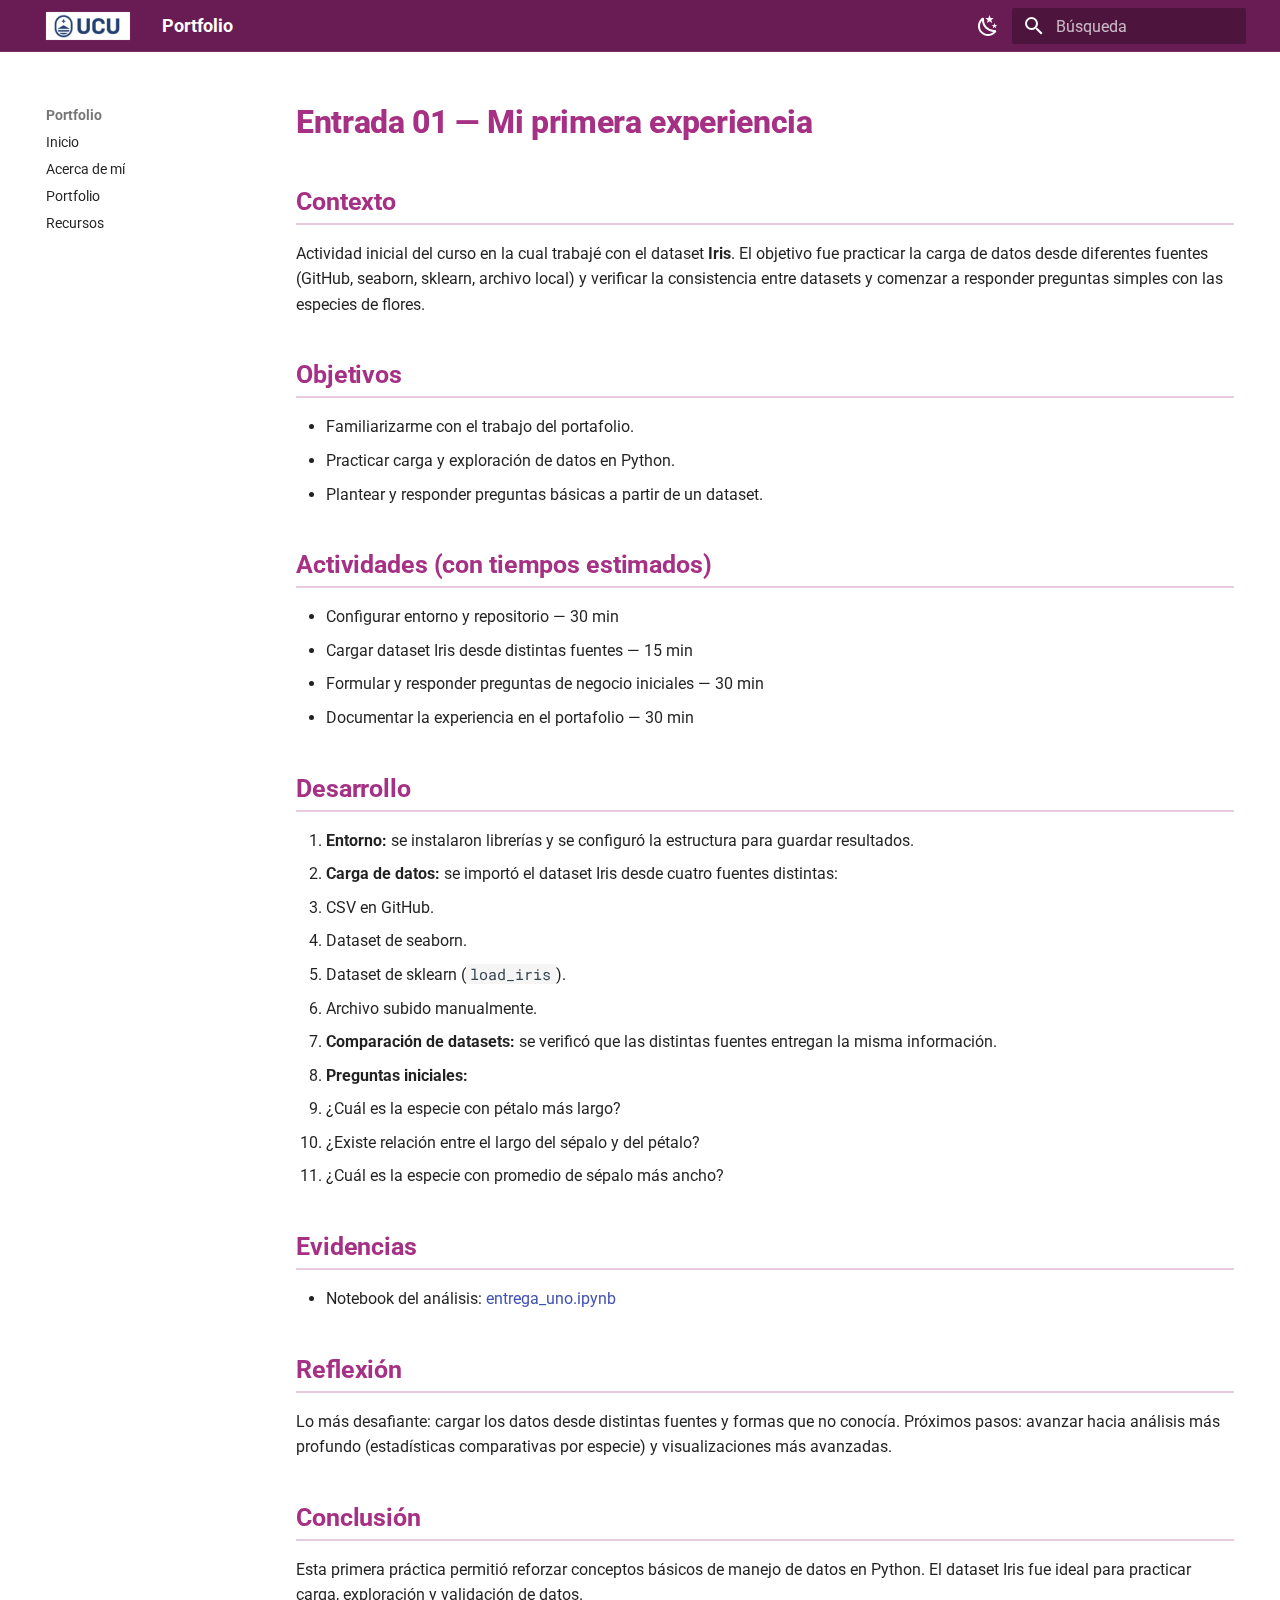
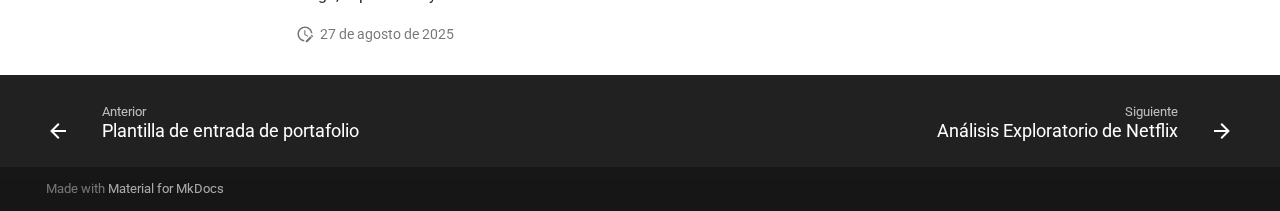
<file: portfolio/entregas/01-primera-entrada/index.html>
<!doctype html>
<html lang="es" class="no-js">
  <head>
    
      <meta charset="utf-8">
      <meta name="viewport" content="width=device-width,initial-scale=1">
      
      
      
      
        <link rel="prev" href="../../plantilla/">
      
      
        <link rel="next" href="../02-segunda-entrega/">
      
      
      <link rel="icon" href="../../../images/portada.svg">
      <meta name="generator" content="mkdocs-1.6.1, mkdocs-material-9.6.18">
    
    
      
        <title>Entrada 01 — Mi primera experiencia - Portfolio</title>
      
    
    
      <link rel="stylesheet" href="../../../assets/stylesheets/main.7e37652d.min.css">
      
        
        <link rel="stylesheet" href="../../../assets/stylesheets/palette.06af60db.min.css">
      
      


    
    
      
    
    
      
        
        
        <link rel="preconnect" href="https://fonts.gstatic.com" crossorigin>
        <link rel="stylesheet" href="https://fonts.googleapis.com/css?family=Roboto:300,300i,400,400i,700,700i%7CRoboto+Mono:400,400i,700,700i&display=fallback">
        <style>:root{--md-text-font:"Roboto";--md-code-font:"Roboto Mono"}</style>
      
    
    
      <link rel="stylesheet" href="../../../styles/extra.css">
    
    <script>__md_scope=new URL("../../..",location),__md_hash=e=>[...e].reduce(((e,_)=>(e<<5)-e+_.charCodeAt(0)),0),__md_get=(e,_=localStorage,t=__md_scope)=>JSON.parse(_.getItem(t.pathname+"."+e)),__md_set=(e,_,t=localStorage,a=__md_scope)=>{try{t.setItem(a.pathname+"."+e,JSON.stringify(_))}catch(e){}}</script>
    
      

    
    
    
   <link href="../../../assets/stylesheets/glightbox.min.css" rel="stylesheet"/><style>
    html.glightbox-open { overflow: initial; height: 100%; }
    .gslide-title { margin-top: 0px; user-select: text; }
    .gslide-desc { color: #666; user-select: text; }
    .gslide-image img { background: white; }
    .gscrollbar-fixer { padding-right: 15px; }
    .gdesc-inner { font-size: 0.75rem; }
    body[data-md-color-scheme="slate"] .gdesc-inner { background: var(--md-default-bg-color);}
    body[data-md-color-scheme="slate"] .gslide-title { color: var(--md-default-fg-color);}
    body[data-md-color-scheme="slate"] .gslide-desc { color: var(--md-default-fg-color);}</style> <script src="../../../assets/javascripts/glightbox.min.js"></script></head>
  
  
    
    
      
    
    
    
    
    <body dir="ltr" data-md-color-scheme="default" data-md-color-primary="indigo" data-md-color-accent="indigo">
  
    
    <input class="md-toggle" data-md-toggle="drawer" type="checkbox" id="__drawer" autocomplete="off">
    <input class="md-toggle" data-md-toggle="search" type="checkbox" id="__search" autocomplete="off">
    <label class="md-overlay" for="__drawer"></label>
    <div data-md-component="skip">
      
        
        <a href="#entrada-01-mi-primera-experiencia" class="md-skip">
          Saltar a contenido
        </a>
      
    </div>
    <div data-md-component="announce">
      
    </div>
    
    
      

  

<header class="md-header md-header--shadow" data-md-component="header">
  <nav class="md-header__inner md-grid" aria-label="Cabecera">
    <a href="../../.." title="Portfolio" class="md-header__button md-logo" aria-label="Portfolio" data-md-component="logo">
      
  <img src="../../../images/logo.png" alt="logo">

    </a>
    <label class="md-header__button md-icon" for="__drawer">
      
      <svg xmlns="http://www.w3.org/2000/svg" viewBox="0 0 24 24"><path d="M3 6h18v2H3zm0 5h18v2H3zm0 5h18v2H3z"/></svg>
    </label>
    <div class="md-header__title" data-md-component="header-title">
      <div class="md-header__ellipsis">
        <div class="md-header__topic">
          <span class="md-ellipsis">
            Portfolio
          </span>
        </div>
        <div class="md-header__topic" data-md-component="header-topic">
          <span class="md-ellipsis">
            
              Entrada 01 — Mi primera experiencia
            
          </span>
        </div>
      </div>
    </div>
    
      
        <form class="md-header__option" data-md-component="palette">
  
    
    
    
    <input class="md-option" data-md-color-media="" data-md-color-scheme="default" data-md-color-primary="indigo" data-md-color-accent="indigo"  aria-label="Modo oscuro"  type="radio" name="__palette" id="__palette_0">
    
      <label class="md-header__button md-icon" title="Modo oscuro" for="__palette_1" hidden>
        <svg xmlns="http://www.w3.org/2000/svg" viewBox="0 0 24 24"><path d="m17.75 4.09-2.53 1.94.91 3.06-2.63-1.81-2.63 1.81.91-3.06-2.53-1.94L12.44 4l1.06-3 1.06 3zm3.5 6.91-1.64 1.25.59 1.98-1.7-1.17-1.7 1.17.59-1.98L15.75 11l2.06-.05L18.5 9l.69 1.95zm-2.28 4.95c.83-.08 1.72 1.1 1.19 1.85-.32.45-.66.87-1.08 1.27C15.17 23 8.84 23 4.94 19.07c-3.91-3.9-3.91-10.24 0-14.14.4-.4.82-.76 1.27-1.08.75-.53 1.93.36 1.85 1.19-.27 2.86.69 5.83 2.89 8.02a9.96 9.96 0 0 0 8.02 2.89m-1.64 2.02a12.08 12.08 0 0 1-7.8-3.47c-2.17-2.19-3.33-5-3.49-7.82-2.81 3.14-2.7 7.96.31 10.98 3.02 3.01 7.84 3.12 10.98.31"/></svg>
      </label>
    
  
    
    
    
    <input class="md-option" data-md-color-media="" data-md-color-scheme="slate" data-md-color-primary="indigo" data-md-color-accent="indigo"  aria-label="Modo claro"  type="radio" name="__palette" id="__palette_1">
    
      <label class="md-header__button md-icon" title="Modo claro" for="__palette_0" hidden>
        <svg xmlns="http://www.w3.org/2000/svg" viewBox="0 0 24 24"><path d="M12 7a5 5 0 0 1 5 5 5 5 0 0 1-5 5 5 5 0 0 1-5-5 5 5 0 0 1 5-5m0 2a3 3 0 0 0-3 3 3 3 0 0 0 3 3 3 3 0 0 0 3-3 3 3 0 0 0-3-3m0-7 2.39 3.42C13.65 5.15 12.84 5 12 5s-1.65.15-2.39.42zM3.34 7l4.16-.35A7.2 7.2 0 0 0 5.94 8.5c-.44.74-.69 1.5-.83 2.29zm.02 10 1.76-3.77a7.131 7.131 0 0 0 2.38 4.14zM20.65 7l-1.77 3.79a7.02 7.02 0 0 0-2.38-4.15zm-.01 10-4.14.36c.59-.51 1.12-1.14 1.54-1.86.42-.73.69-1.5.83-2.29zM12 22l-2.41-3.44c.74.27 1.55.44 2.41.44.82 0 1.63-.17 2.37-.44z"/></svg>
      </label>
    
  
</form>
      
    
    
      <script>var palette=__md_get("__palette");if(palette&&palette.color){if("(prefers-color-scheme)"===palette.color.media){var media=matchMedia("(prefers-color-scheme: light)"),input=document.querySelector(media.matches?"[data-md-color-media='(prefers-color-scheme: light)']":"[data-md-color-media='(prefers-color-scheme: dark)']");palette.color.media=input.getAttribute("data-md-color-media"),palette.color.scheme=input.getAttribute("data-md-color-scheme"),palette.color.primary=input.getAttribute("data-md-color-primary"),palette.color.accent=input.getAttribute("data-md-color-accent")}for(var[key,value]of Object.entries(palette.color))document.body.setAttribute("data-md-color-"+key,value)}</script>
    
    
    
      
      
        <label class="md-header__button md-icon" for="__search">
          
          <svg xmlns="http://www.w3.org/2000/svg" viewBox="0 0 24 24"><path d="M9.5 3A6.5 6.5 0 0 1 16 9.5c0 1.61-.59 3.09-1.56 4.23l.27.27h.79l5 5-1.5 1.5-5-5v-.79l-.27-.27A6.52 6.52 0 0 1 9.5 16 6.5 6.5 0 0 1 3 9.5 6.5 6.5 0 0 1 9.5 3m0 2C7 5 5 7 5 9.5S7 14 9.5 14 14 12 14 9.5 12 5 9.5 5"/></svg>
        </label>
        <div class="md-search" data-md-component="search" role="dialog">
  <label class="md-search__overlay" for="__search"></label>
  <div class="md-search__inner" role="search">
    <form class="md-search__form" name="search">
      <input type="text" class="md-search__input" name="query" aria-label="Búsqueda" placeholder="Búsqueda" autocapitalize="off" autocorrect="off" autocomplete="off" spellcheck="false" data-md-component="search-query" required>
      <label class="md-search__icon md-icon" for="__search">
        
        <svg xmlns="http://www.w3.org/2000/svg" viewBox="0 0 24 24"><path d="M9.5 3A6.5 6.5 0 0 1 16 9.5c0 1.61-.59 3.09-1.56 4.23l.27.27h.79l5 5-1.5 1.5-5-5v-.79l-.27-.27A6.52 6.52 0 0 1 9.5 16 6.5 6.5 0 0 1 3 9.5 6.5 6.5 0 0 1 9.5 3m0 2C7 5 5 7 5 9.5S7 14 9.5 14 14 12 14 9.5 12 5 9.5 5"/></svg>
        
        <svg xmlns="http://www.w3.org/2000/svg" viewBox="0 0 24 24"><path d="M20 11v2H8l5.5 5.5-1.42 1.42L4.16 12l7.92-7.92L13.5 5.5 8 11z"/></svg>
      </label>
      <nav class="md-search__options" aria-label="Buscar">
        
        <button type="reset" class="md-search__icon md-icon" title="Limpiar" aria-label="Limpiar" tabindex="-1">
          
          <svg xmlns="http://www.w3.org/2000/svg" viewBox="0 0 24 24"><path d="M19 6.41 17.59 5 12 10.59 6.41 5 5 6.41 10.59 12 5 17.59 6.41 19 12 13.41 17.59 19 19 17.59 13.41 12z"/></svg>
        </button>
      </nav>
      
        <div class="md-search__suggest" data-md-component="search-suggest"></div>
      
    </form>
    <div class="md-search__output">
      <div class="md-search__scrollwrap" tabindex="0" data-md-scrollfix>
        <div class="md-search-result" data-md-component="search-result">
          <div class="md-search-result__meta">
            Inicializando búsqueda
          </div>
          <ol class="md-search-result__list" role="presentation"></ol>
        </div>
      </div>
    </div>
  </div>
</div>
      
    
    
  </nav>
  
</header>
    
    <div class="md-container" data-md-component="container">
      
      
        
          
        
      
      <main class="md-main" data-md-component="main">
        <div class="md-main__inner md-grid">
          
            
              
              <div class="md-sidebar md-sidebar--primary" data-md-component="sidebar" data-md-type="navigation" >
                <div class="md-sidebar__scrollwrap">
                  <div class="md-sidebar__inner">
                    



  

<nav class="md-nav md-nav--primary md-nav--integrated" aria-label="Navegación" data-md-level="0">
  <label class="md-nav__title" for="__drawer">
    <a href="../../.." title="Portfolio" class="md-nav__button md-logo" aria-label="Portfolio" data-md-component="logo">
      
  <img src="../../../images/logo.png" alt="logo">

    </a>
    Portfolio
  </label>
  
  <ul class="md-nav__list" data-md-scrollfix>
    
      
      
  
  
  
  
    <li class="md-nav__item">
      <a href="../../.." class="md-nav__link">
        
  
  
  <span class="md-ellipsis">
    Inicio
    
  </span>
  

      </a>
    </li>
  

    
      
      
  
  
  
  
    <li class="md-nav__item">
      <a href="../../../acerca/" class="md-nav__link">
        
  
  
  <span class="md-ellipsis">
    Acerca de mí
    
  </span>
  

      </a>
    </li>
  

    
      
      
  
  
  
  
    <li class="md-nav__item">
      <a href="../../" class="md-nav__link">
        
  
  
  <span class="md-ellipsis">
    Portfolio
    
  </span>
  

      </a>
    </li>
  

    
      
      
  
  
  
  
    <li class="md-nav__item">
      <a href="../../../recursos/" class="md-nav__link">
        
  
  
  <span class="md-ellipsis">
    Recursos
    
  </span>
  

      </a>
    </li>
  

    
  </ul>
</nav>
                  </div>
                </div>
              </div>
            
            
          
          
            <div class="md-content" data-md-component="content">
              <article class="md-content__inner md-typeset">
                
                  



<h1 id="entrada-01-mi-primera-experiencia">Entrada 01 — Mi primera experiencia<a class="headerlink" href="#entrada-01-mi-primera-experiencia" title="Permanent link">&para;</a></h1>
<h2 id="contexto">Contexto<a class="headerlink" href="#contexto" title="Permanent link">&para;</a></h2>
<p>Actividad inicial del curso en la cual trabajé con el dataset <strong>Iris</strong>.
El objetivo fue practicar la carga de datos desde diferentes fuentes (GitHub, seaborn, sklearn, archivo local) y verificar la consistencia entre datasets y comenzar a responder preguntas simples con las especies de flores. </p>
<h2 id="objetivos">Objetivos<a class="headerlink" href="#objetivos" title="Permanent link">&para;</a></h2>
<ul>
<li>Familiarizarme con el trabajo del portafolio.</li>
<li>Practicar carga y exploración de datos en Python.</li>
<li>Plantear y responder preguntas básicas a partir de un dataset.</li>
</ul>
<h2 id="actividades-con-tiempos-estimados">Actividades (con tiempos estimados)<a class="headerlink" href="#actividades-con-tiempos-estimados" title="Permanent link">&para;</a></h2>
<ul>
<li>Configurar entorno y repositorio — 30 min  </li>
<li>Cargar dataset Iris desde distintas fuentes — 15 min  </li>
<li>Formular y responder preguntas de negocio iniciales — 30 min  </li>
<li>Documentar la experiencia en el portafolio — 30 min  </li>
</ul>
<h2 id="desarrollo">Desarrollo<a class="headerlink" href="#desarrollo" title="Permanent link">&para;</a></h2>
<ol>
<li><strong>Entorno:</strong> se instalaron librerías y se configuró la estructura para guardar resultados.  </li>
<li><strong>Carga de datos:</strong> se importó el dataset Iris desde cuatro fuentes distintas:</li>
<li>CSV en GitHub.</li>
<li>Dataset de seaborn.</li>
<li>Dataset de sklearn (<code>load_iris</code>).</li>
<li>Archivo subido manualmente.  </li>
<li><strong>Comparación de datasets:</strong> se verificó que las distintas fuentes entregan la misma información.  </li>
<li><strong>Preguntas iniciales:</strong></li>
<li>¿Cuál es la especie con pétalo más largo?  </li>
<li>¿Existe relación entre el largo del sépalo y del pétalo?  </li>
<li>¿Cuál es la especie con promedio de sépalo más ancho?  </li>
</ol>
<h2 id="evidencias">Evidencias<a class="headerlink" href="#evidencias" title="Permanent link">&para;</a></h2>
<ul>
<li>Notebook del análisis: <a href="../uno/">entrega_uno.ipynb</a></li>
</ul>
<h2 id="reflexion">Reflexión<a class="headerlink" href="#reflexion" title="Permanent link">&para;</a></h2>
<p>Lo más desafiante: cargar los datos desde distintas fuentes y formas que no conocía.
Próximos pasos: avanzar hacia análisis más profundo (estadísticas comparativas por especie) y visualizaciones más avanzadas.</p>
<h2 id="conclusion">Conclusión<a class="headerlink" href="#conclusion" title="Permanent link">&para;</a></h2>
<p>Esta primera práctica permitió reforzar conceptos básicos de manejo de datos en Python. El dataset Iris fue ideal para practicar carga, exploración y validación de datos.</p>







  
    
  
  


  <aside class="md-source-file">
    
      
  <span class="md-source-file__fact">
    <span class="md-icon" title="Última actualización">
      <svg xmlns="http://www.w3.org/2000/svg" viewBox="0 0 24 24"><path d="M21 13.1c-.1 0-.3.1-.4.2l-1 1 2.1 2.1 1-1c.2-.2.2-.6 0-.8l-1.3-1.3c-.1-.1-.2-.2-.4-.2m-1.9 1.8-6.1 6V23h2.1l6.1-6.1zM12.5 7v5.2l4 2.4-1 1L11 13V7zM11 21.9c-5.1-.5-9-4.8-9-9.9C2 6.5 6.5 2 12 2c5.3 0 9.6 4.1 10 9.3-.3-.1-.6-.2-1-.2s-.7.1-1 .2C19.6 7.2 16.2 4 12 4c-4.4 0-8 3.6-8 8 0 4.1 3.1 7.5 7.1 7.9l-.1.2z"/></svg>
    </span>
    <span class="git-revision-date-localized-plugin git-revision-date-localized-plugin-date" title="27 de agosto de 2025 11:26:19 UTC">27 de agosto de 2025</span>
  </span>

    
    
    
    
  </aside>





                
              </article>
            </div>
          
          
  <script>var tabs=__md_get("__tabs");if(Array.isArray(tabs))e:for(var set of document.querySelectorAll(".tabbed-set")){var labels=set.querySelector(".tabbed-labels");for(var tab of tabs)for(var label of labels.getElementsByTagName("label"))if(label.innerText.trim()===tab){var input=document.getElementById(label.htmlFor);input.checked=!0;continue e}}</script>

<script>var target=document.getElementById(location.hash.slice(1));target&&target.name&&(target.checked=target.name.startsWith("__tabbed_"))</script>
        </div>
        
          <button type="button" class="md-top md-icon" data-md-component="top" hidden>
  
  <svg xmlns="http://www.w3.org/2000/svg" viewBox="0 0 24 24"><path d="M13 20h-2V8l-5.5 5.5-1.42-1.42L12 4.16l7.92 7.92-1.42 1.42L13 8z"/></svg>
  Volver al principio
</button>
        
      </main>
      
        <footer class="md-footer">
  
    
      
      <nav class="md-footer__inner md-grid" aria-label="Pie" >
        
          
          <a href="../../plantilla/" class="md-footer__link md-footer__link--prev" aria-label="Anterior: Plantilla de entrada de portafolio">
            <div class="md-footer__button md-icon">
              
              <svg xmlns="http://www.w3.org/2000/svg" viewBox="0 0 24 24"><path d="M20 11v2H8l5.5 5.5-1.42 1.42L4.16 12l7.92-7.92L13.5 5.5 8 11z"/></svg>
            </div>
            <div class="md-footer__title">
              <span class="md-footer__direction">
                Anterior
              </span>
              <div class="md-ellipsis">
                Plantilla de entrada de portafolio
              </div>
            </div>
          </a>
        
        
          
          <a href="../02-segunda-entrega/" class="md-footer__link md-footer__link--next" aria-label="Siguiente: Análisis Exploratorio de Netflix">
            <div class="md-footer__title">
              <span class="md-footer__direction">
                Siguiente
              </span>
              <div class="md-ellipsis">
                Análisis Exploratorio de Netflix
              </div>
            </div>
            <div class="md-footer__button md-icon">
              
              <svg xmlns="http://www.w3.org/2000/svg" viewBox="0 0 24 24"><path d="M4 11v2h12l-5.5 5.5 1.42 1.42L19.84 12l-7.92-7.92L10.5 5.5 16 11z"/></svg>
            </div>
          </a>
        
      </nav>
    
  
  <div class="md-footer-meta md-typeset">
    <div class="md-footer-meta__inner md-grid">
      <div class="md-copyright">
  
  
    Made with
    <a href="https://squidfunk.github.io/mkdocs-material/" target="_blank" rel="noopener">
      Material for MkDocs
    </a>
  
</div>
      
    </div>
  </div>
</footer>
      
    </div>
    <div class="md-dialog" data-md-component="dialog">
      <div class="md-dialog__inner md-typeset"></div>
    </div>
    
    
    
      
      <script id="__config" type="application/json">{"base": "../../..", "features": ["navigation.top", "navigation.sections", "navigation.indexes", "navigation.footer", "toc.integrate", "header.autohide", "search.suggest", "search.highlight", "content.code.copy", "content.code.select", "content.tabs.link", "content.footnote.tooltips", "announce.dismiss"], "search": "../../../assets/javascripts/workers/search.973d3a69.min.js", "tags": null, "translations": {"clipboard.copied": "Copiado al portapapeles", "clipboard.copy": "Copiar al portapapeles", "search.result.more.one": "1 m\u00e1s en esta p\u00e1gina", "search.result.more.other": "# m\u00e1s en esta p\u00e1gina", "search.result.none": "No se encontraron documentos", "search.result.one": "1 documento encontrado", "search.result.other": "# documentos encontrados", "search.result.placeholder": "Teclee para comenzar b\u00fasqueda", "search.result.term.missing": "Falta", "select.version": "Seleccionar versi\u00f3n"}, "version": null}</script>
    
    
      <script src="../../../assets/javascripts/bundle.92b07e13.min.js"></script>
      
    
  <script id="init-glightbox">const lightbox = GLightbox({"touchNavigation": true, "loop": false, "zoomable": true, "draggable": true, "openEffect": "zoom", "closeEffect": "zoom", "slideEffect": "slide"});
document$.subscribe(() => { lightbox.reload() });
</script></body>
</html>
</file>
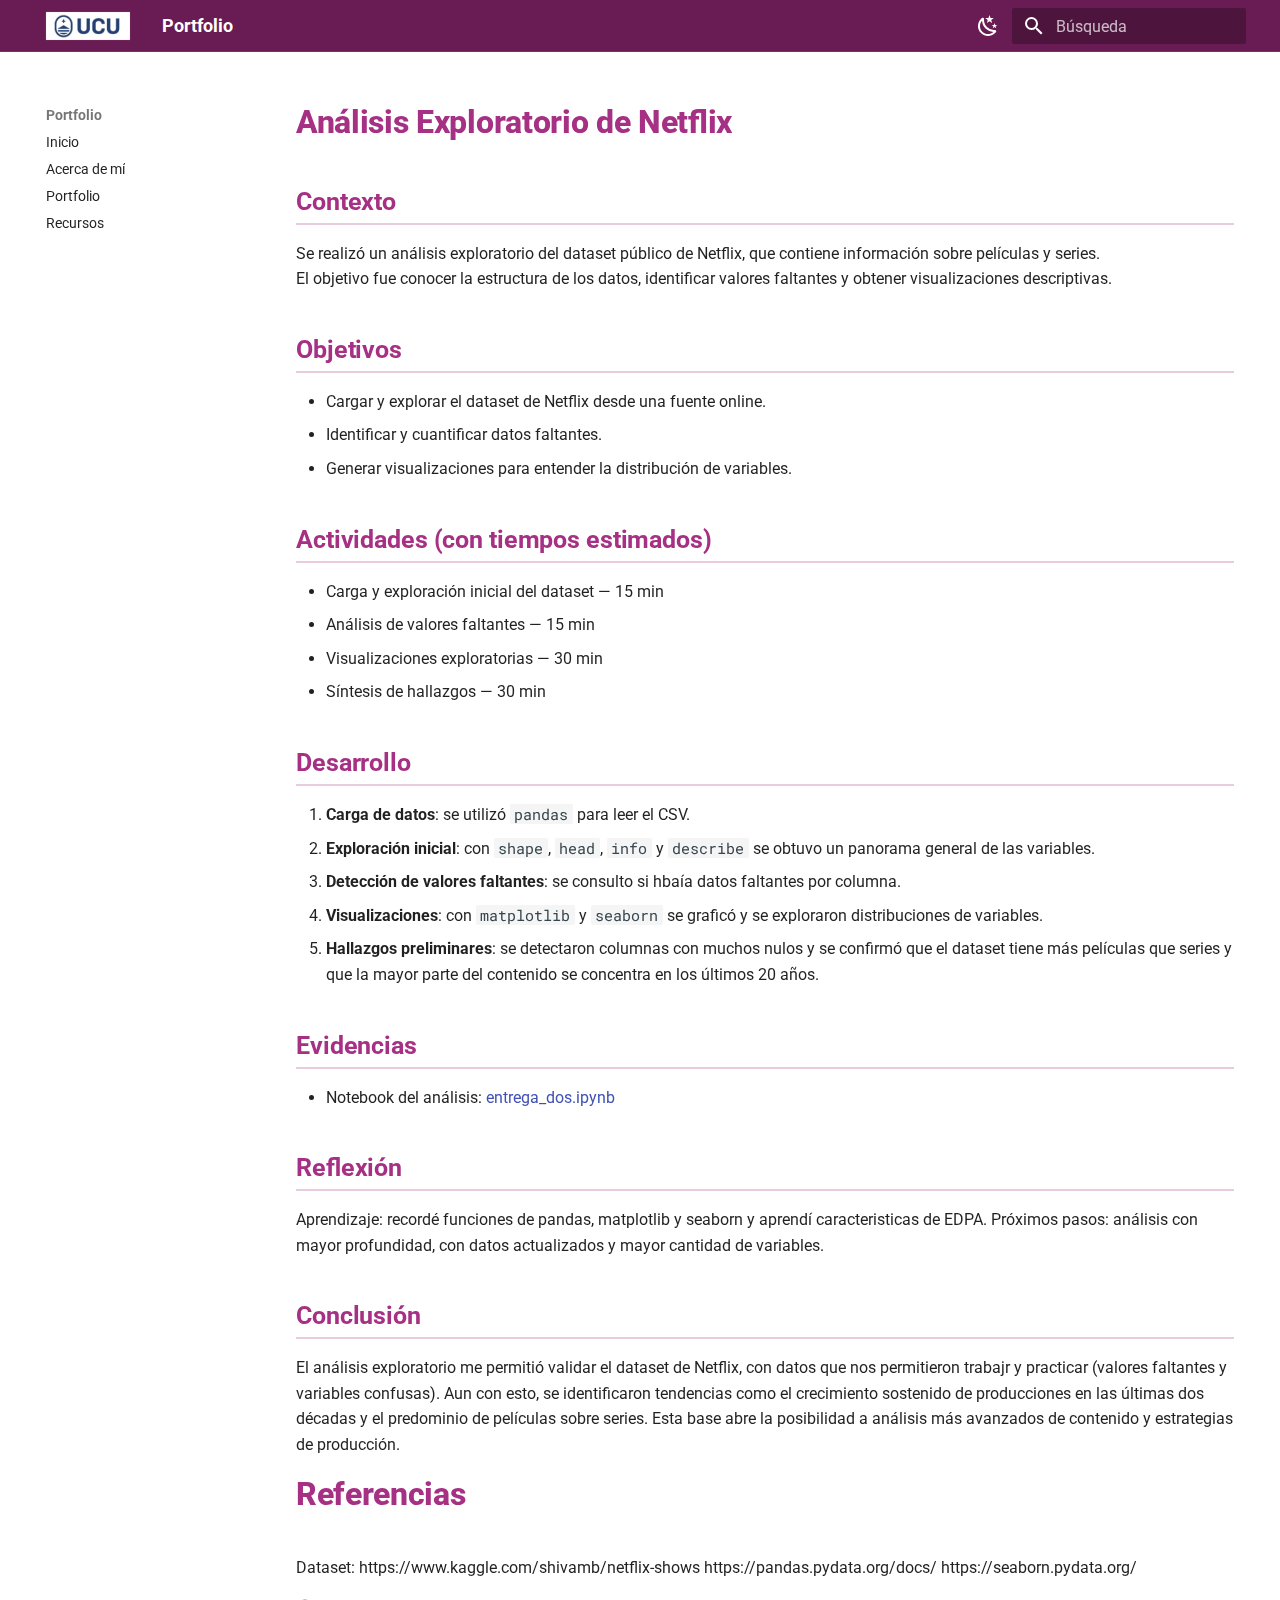
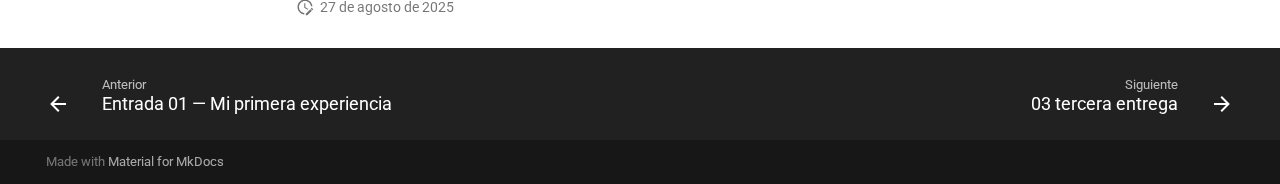
<file: portfolio/entregas/02-segunda-entrega/index.html>
<!doctype html>
<html lang="es" class="no-js">
  <head>
    
      <meta charset="utf-8">
      <meta name="viewport" content="width=device-width,initial-scale=1">
      
      
      
      
        <link rel="prev" href="../01-primera-entrada/">
      
      
        <link rel="next" href="../03-tercera-entrega/">
      
      
      <link rel="icon" href="../../../images/portada.svg">
      <meta name="generator" content="mkdocs-1.6.1, mkdocs-material-9.6.18">
    
    
      
        <title>Análisis Exploratorio de Netflix - Portfolio</title>
      
    
    
      <link rel="stylesheet" href="../../../assets/stylesheets/main.7e37652d.min.css">
      
        
        <link rel="stylesheet" href="../../../assets/stylesheets/palette.06af60db.min.css">
      
      


    
    
      
    
    
      
        
        
        <link rel="preconnect" href="https://fonts.gstatic.com" crossorigin>
        <link rel="stylesheet" href="https://fonts.googleapis.com/css?family=Roboto:300,300i,400,400i,700,700i%7CRoboto+Mono:400,400i,700,700i&display=fallback">
        <style>:root{--md-text-font:"Roboto";--md-code-font:"Roboto Mono"}</style>
      
    
    
      <link rel="stylesheet" href="../../../styles/extra.css">
    
    <script>__md_scope=new URL("../../..",location),__md_hash=e=>[...e].reduce(((e,_)=>(e<<5)-e+_.charCodeAt(0)),0),__md_get=(e,_=localStorage,t=__md_scope)=>JSON.parse(_.getItem(t.pathname+"."+e)),__md_set=(e,_,t=localStorage,a=__md_scope)=>{try{t.setItem(a.pathname+"."+e,JSON.stringify(_))}catch(e){}}</script>
    
      

    
    
    
   <link href="../../../assets/stylesheets/glightbox.min.css" rel="stylesheet"/><style>
    html.glightbox-open { overflow: initial; height: 100%; }
    .gslide-title { margin-top: 0px; user-select: text; }
    .gslide-desc { color: #666; user-select: text; }
    .gslide-image img { background: white; }
    .gscrollbar-fixer { padding-right: 15px; }
    .gdesc-inner { font-size: 0.75rem; }
    body[data-md-color-scheme="slate"] .gdesc-inner { background: var(--md-default-bg-color);}
    body[data-md-color-scheme="slate"] .gslide-title { color: var(--md-default-fg-color);}
    body[data-md-color-scheme="slate"] .gslide-desc { color: var(--md-default-fg-color);}</style> <script src="../../../assets/javascripts/glightbox.min.js"></script></head>
  
  
    
    
      
    
    
    
    
    <body dir="ltr" data-md-color-scheme="default" data-md-color-primary="indigo" data-md-color-accent="indigo">
  
    
    <input class="md-toggle" data-md-toggle="drawer" type="checkbox" id="__drawer" autocomplete="off">
    <input class="md-toggle" data-md-toggle="search" type="checkbox" id="__search" autocomplete="off">
    <label class="md-overlay" for="__drawer"></label>
    <div data-md-component="skip">
      
        
        <a href="#analisis-exploratorio-de-netflix" class="md-skip">
          Saltar a contenido
        </a>
      
    </div>
    <div data-md-component="announce">
      
    </div>
    
    
      

  

<header class="md-header md-header--shadow" data-md-component="header">
  <nav class="md-header__inner md-grid" aria-label="Cabecera">
    <a href="../../.." title="Portfolio" class="md-header__button md-logo" aria-label="Portfolio" data-md-component="logo">
      
  <img src="../../../images/logo.png" alt="logo">

    </a>
    <label class="md-header__button md-icon" for="__drawer">
      
      <svg xmlns="http://www.w3.org/2000/svg" viewBox="0 0 24 24"><path d="M3 6h18v2H3zm0 5h18v2H3zm0 5h18v2H3z"/></svg>
    </label>
    <div class="md-header__title" data-md-component="header-title">
      <div class="md-header__ellipsis">
        <div class="md-header__topic">
          <span class="md-ellipsis">
            Portfolio
          </span>
        </div>
        <div class="md-header__topic" data-md-component="header-topic">
          <span class="md-ellipsis">
            
              Análisis Exploratorio de Netflix
            
          </span>
        </div>
      </div>
    </div>
    
      
        <form class="md-header__option" data-md-component="palette">
  
    
    
    
    <input class="md-option" data-md-color-media="" data-md-color-scheme="default" data-md-color-primary="indigo" data-md-color-accent="indigo"  aria-label="Modo oscuro"  type="radio" name="__palette" id="__palette_0">
    
      <label class="md-header__button md-icon" title="Modo oscuro" for="__palette_1" hidden>
        <svg xmlns="http://www.w3.org/2000/svg" viewBox="0 0 24 24"><path d="m17.75 4.09-2.53 1.94.91 3.06-2.63-1.81-2.63 1.81.91-3.06-2.53-1.94L12.44 4l1.06-3 1.06 3zm3.5 6.91-1.64 1.25.59 1.98-1.7-1.17-1.7 1.17.59-1.98L15.75 11l2.06-.05L18.5 9l.69 1.95zm-2.28 4.95c.83-.08 1.72 1.1 1.19 1.85-.32.45-.66.87-1.08 1.27C15.17 23 8.84 23 4.94 19.07c-3.91-3.9-3.91-10.24 0-14.14.4-.4.82-.76 1.27-1.08.75-.53 1.93.36 1.85 1.19-.27 2.86.69 5.83 2.89 8.02a9.96 9.96 0 0 0 8.02 2.89m-1.64 2.02a12.08 12.08 0 0 1-7.8-3.47c-2.17-2.19-3.33-5-3.49-7.82-2.81 3.14-2.7 7.96.31 10.98 3.02 3.01 7.84 3.12 10.98.31"/></svg>
      </label>
    
  
    
    
    
    <input class="md-option" data-md-color-media="" data-md-color-scheme="slate" data-md-color-primary="indigo" data-md-color-accent="indigo"  aria-label="Modo claro"  type="radio" name="__palette" id="__palette_1">
    
      <label class="md-header__button md-icon" title="Modo claro" for="__palette_0" hidden>
        <svg xmlns="http://www.w3.org/2000/svg" viewBox="0 0 24 24"><path d="M12 7a5 5 0 0 1 5 5 5 5 0 0 1-5 5 5 5 0 0 1-5-5 5 5 0 0 1 5-5m0 2a3 3 0 0 0-3 3 3 3 0 0 0 3 3 3 3 0 0 0 3-3 3 3 0 0 0-3-3m0-7 2.39 3.42C13.65 5.15 12.84 5 12 5s-1.65.15-2.39.42zM3.34 7l4.16-.35A7.2 7.2 0 0 0 5.94 8.5c-.44.74-.69 1.5-.83 2.29zm.02 10 1.76-3.77a7.131 7.131 0 0 0 2.38 4.14zM20.65 7l-1.77 3.79a7.02 7.02 0 0 0-2.38-4.15zm-.01 10-4.14.36c.59-.51 1.12-1.14 1.54-1.86.42-.73.69-1.5.83-2.29zM12 22l-2.41-3.44c.74.27 1.55.44 2.41.44.82 0 1.63-.17 2.37-.44z"/></svg>
      </label>
    
  
</form>
      
    
    
      <script>var palette=__md_get("__palette");if(palette&&palette.color){if("(prefers-color-scheme)"===palette.color.media){var media=matchMedia("(prefers-color-scheme: light)"),input=document.querySelector(media.matches?"[data-md-color-media='(prefers-color-scheme: light)']":"[data-md-color-media='(prefers-color-scheme: dark)']");palette.color.media=input.getAttribute("data-md-color-media"),palette.color.scheme=input.getAttribute("data-md-color-scheme"),palette.color.primary=input.getAttribute("data-md-color-primary"),palette.color.accent=input.getAttribute("data-md-color-accent")}for(var[key,value]of Object.entries(palette.color))document.body.setAttribute("data-md-color-"+key,value)}</script>
    
    
    
      
      
        <label class="md-header__button md-icon" for="__search">
          
          <svg xmlns="http://www.w3.org/2000/svg" viewBox="0 0 24 24"><path d="M9.5 3A6.5 6.5 0 0 1 16 9.5c0 1.61-.59 3.09-1.56 4.23l.27.27h.79l5 5-1.5 1.5-5-5v-.79l-.27-.27A6.52 6.52 0 0 1 9.5 16 6.5 6.5 0 0 1 3 9.5 6.5 6.5 0 0 1 9.5 3m0 2C7 5 5 7 5 9.5S7 14 9.5 14 14 12 14 9.5 12 5 9.5 5"/></svg>
        </label>
        <div class="md-search" data-md-component="search" role="dialog">
  <label class="md-search__overlay" for="__search"></label>
  <div class="md-search__inner" role="search">
    <form class="md-search__form" name="search">
      <input type="text" class="md-search__input" name="query" aria-label="Búsqueda" placeholder="Búsqueda" autocapitalize="off" autocorrect="off" autocomplete="off" spellcheck="false" data-md-component="search-query" required>
      <label class="md-search__icon md-icon" for="__search">
        
        <svg xmlns="http://www.w3.org/2000/svg" viewBox="0 0 24 24"><path d="M9.5 3A6.5 6.5 0 0 1 16 9.5c0 1.61-.59 3.09-1.56 4.23l.27.27h.79l5 5-1.5 1.5-5-5v-.79l-.27-.27A6.52 6.52 0 0 1 9.5 16 6.5 6.5 0 0 1 3 9.5 6.5 6.5 0 0 1 9.5 3m0 2C7 5 5 7 5 9.5S7 14 9.5 14 14 12 14 9.5 12 5 9.5 5"/></svg>
        
        <svg xmlns="http://www.w3.org/2000/svg" viewBox="0 0 24 24"><path d="M20 11v2H8l5.5 5.5-1.42 1.42L4.16 12l7.92-7.92L13.5 5.5 8 11z"/></svg>
      </label>
      <nav class="md-search__options" aria-label="Buscar">
        
        <button type="reset" class="md-search__icon md-icon" title="Limpiar" aria-label="Limpiar" tabindex="-1">
          
          <svg xmlns="http://www.w3.org/2000/svg" viewBox="0 0 24 24"><path d="M19 6.41 17.59 5 12 10.59 6.41 5 5 6.41 10.59 12 5 17.59 6.41 19 12 13.41 17.59 19 19 17.59 13.41 12z"/></svg>
        </button>
      </nav>
      
        <div class="md-search__suggest" data-md-component="search-suggest"></div>
      
    </form>
    <div class="md-search__output">
      <div class="md-search__scrollwrap" tabindex="0" data-md-scrollfix>
        <div class="md-search-result" data-md-component="search-result">
          <div class="md-search-result__meta">
            Inicializando búsqueda
          </div>
          <ol class="md-search-result__list" role="presentation"></ol>
        </div>
      </div>
    </div>
  </div>
</div>
      
    
    
  </nav>
  
</header>
    
    <div class="md-container" data-md-component="container">
      
      
        
          
        
      
      <main class="md-main" data-md-component="main">
        <div class="md-main__inner md-grid">
          
            
              
              <div class="md-sidebar md-sidebar--primary" data-md-component="sidebar" data-md-type="navigation" >
                <div class="md-sidebar__scrollwrap">
                  <div class="md-sidebar__inner">
                    



  

<nav class="md-nav md-nav--primary md-nav--integrated" aria-label="Navegación" data-md-level="0">
  <label class="md-nav__title" for="__drawer">
    <a href="../../.." title="Portfolio" class="md-nav__button md-logo" aria-label="Portfolio" data-md-component="logo">
      
  <img src="../../../images/logo.png" alt="logo">

    </a>
    Portfolio
  </label>
  
  <ul class="md-nav__list" data-md-scrollfix>
    
      
      
  
  
  
  
    <li class="md-nav__item">
      <a href="../../.." class="md-nav__link">
        
  
  
  <span class="md-ellipsis">
    Inicio
    
  </span>
  

      </a>
    </li>
  

    
      
      
  
  
  
  
    <li class="md-nav__item">
      <a href="../../../acerca/" class="md-nav__link">
        
  
  
  <span class="md-ellipsis">
    Acerca de mí
    
  </span>
  

      </a>
    </li>
  

    
      
      
  
  
  
  
    <li class="md-nav__item">
      <a href="../../" class="md-nav__link">
        
  
  
  <span class="md-ellipsis">
    Portfolio
    
  </span>
  

      </a>
    </li>
  

    
      
      
  
  
  
  
    <li class="md-nav__item">
      <a href="../../../recursos/" class="md-nav__link">
        
  
  
  <span class="md-ellipsis">
    Recursos
    
  </span>
  

      </a>
    </li>
  

    
  </ul>
</nav>
                  </div>
                </div>
              </div>
            
            
          
          
            <div class="md-content" data-md-component="content">
              <article class="md-content__inner md-typeset">
                
                  



<h1 id="analisis-exploratorio-de-netflix">Análisis Exploratorio de Netflix<a class="headerlink" href="#analisis-exploratorio-de-netflix" title="Permanent link">&para;</a></h1>
<h2 id="contexto">Contexto<a class="headerlink" href="#contexto" title="Permanent link">&para;</a></h2>
<p>Se realizó un análisis exploratorio del dataset público de Netflix, que contiene información sobre películas y series.<br />
El objetivo fue conocer la estructura de los datos, identificar valores faltantes y obtener visualizaciones descriptivas.</p>
<h2 id="objetivos">Objetivos<a class="headerlink" href="#objetivos" title="Permanent link">&para;</a></h2>
<ul>
<li>Cargar y explorar el dataset de Netflix desde una fuente online.</li>
<li>Identificar y cuantificar datos faltantes.</li>
<li>Generar visualizaciones para entender la distribución de variables.</li>
</ul>
<h2 id="actividades-con-tiempos-estimados">Actividades (con tiempos estimados)<a class="headerlink" href="#actividades-con-tiempos-estimados" title="Permanent link">&para;</a></h2>
<ul>
<li>Carga y exploración inicial del dataset — 15 min  </li>
<li>Análisis de valores faltantes — 15 min  </li>
<li>Visualizaciones exploratorias — 30 min  </li>
<li>Síntesis de hallazgos — 30 min  </li>
</ul>
<h2 id="desarrollo">Desarrollo<a class="headerlink" href="#desarrollo" title="Permanent link">&para;</a></h2>
<ol>
<li><strong>Carga de datos</strong>: se utilizó <code>pandas</code> para leer el CSV.  </li>
<li><strong>Exploración inicial</strong>: con <code>shape</code>, <code>head</code>, <code>info</code> y <code>describe</code> se obtuvo un panorama general de las variables.  </li>
<li><strong>Detección de valores faltantes</strong>: se consulto si hbaía datos faltantes por columna.  </li>
<li><strong>Visualizaciones</strong>: con <code>matplotlib</code> y <code>seaborn</code> se graficó y se exploraron distribuciones de variables.  </li>
<li><strong>Hallazgos preliminares</strong>: se detectaron columnas con muchos nulos y se confirmó que el dataset tiene más películas que series y que la mayor parte del contenido se concentra en los últimos 20 años.</li>
</ol>
<h2 id="evidencias">Evidencias<a class="headerlink" href="#evidencias" title="Permanent link">&para;</a></h2>
<ul>
<li>Notebook del análisis: <a href="../dos/">entrega_dos.ipynb</a>  </li>
</ul>
<h2 id="reflexion">Reflexión<a class="headerlink" href="#reflexion" title="Permanent link">&para;</a></h2>
<p>Aprendizaje: recordé funciones de pandas, matplotlib y seaborn y aprendí caracteristicas de EDPA.
Próximos pasos: análisis con mayor profundidad, con datos actualizados y mayor cantidad de variables. </p>
<h2 id="conclusion">Conclusión<a class="headerlink" href="#conclusion" title="Permanent link">&para;</a></h2>
<p>El análisis exploratorio me permitió validar el dataset de Netflix, con datos que nos permitieron trabajr y practicar (valores faltantes y variables confusas). Aun con esto, se 
identificaron tendencias como el crecimiento sostenido de producciones en las últimas dos décadas y el predominio de películas sobre series. Esta base abre la posibilidad a análisis más avanzados de contenido y estrategias de producción.</p>
<h1 id="referencias">Referencias<a class="headerlink" href="#referencias" title="Permanent link">&para;</a></h1>
<p>Dataset: https://www.kaggle.com/shivamb/netflix-shows
https://pandas.pydata.org/docs/
https://seaborn.pydata.org/</p>







  
    
  
  


  <aside class="md-source-file">
    
      
  <span class="md-source-file__fact">
    <span class="md-icon" title="Última actualización">
      <svg xmlns="http://www.w3.org/2000/svg" viewBox="0 0 24 24"><path d="M21 13.1c-.1 0-.3.1-.4.2l-1 1 2.1 2.1 1-1c.2-.2.2-.6 0-.8l-1.3-1.3c-.1-.1-.2-.2-.4-.2m-1.9 1.8-6.1 6V23h2.1l6.1-6.1zM12.5 7v5.2l4 2.4-1 1L11 13V7zM11 21.9c-5.1-.5-9-4.8-9-9.9C2 6.5 6.5 2 12 2c5.3 0 9.6 4.1 10 9.3-.3-.1-.6-.2-1-.2s-.7.1-1 .2C19.6 7.2 16.2 4 12 4c-4.4 0-8 3.6-8 8 0 4.1 3.1 7.5 7.1 7.9l-.1.2z"/></svg>
    </span>
    <span class="git-revision-date-localized-plugin git-revision-date-localized-plugin-date" title="27 de agosto de 2025 11:26:19 UTC">27 de agosto de 2025</span>
  </span>

    
    
    
    
  </aside>





                
              </article>
            </div>
          
          
  <script>var tabs=__md_get("__tabs");if(Array.isArray(tabs))e:for(var set of document.querySelectorAll(".tabbed-set")){var labels=set.querySelector(".tabbed-labels");for(var tab of tabs)for(var label of labels.getElementsByTagName("label"))if(label.innerText.trim()===tab){var input=document.getElementById(label.htmlFor);input.checked=!0;continue e}}</script>

<script>var target=document.getElementById(location.hash.slice(1));target&&target.name&&(target.checked=target.name.startsWith("__tabbed_"))</script>
        </div>
        
          <button type="button" class="md-top md-icon" data-md-component="top" hidden>
  
  <svg xmlns="http://www.w3.org/2000/svg" viewBox="0 0 24 24"><path d="M13 20h-2V8l-5.5 5.5-1.42-1.42L12 4.16l7.92 7.92-1.42 1.42L13 8z"/></svg>
  Volver al principio
</button>
        
      </main>
      
        <footer class="md-footer">
  
    
      
      <nav class="md-footer__inner md-grid" aria-label="Pie" >
        
          
          <a href="../01-primera-entrada/" class="md-footer__link md-footer__link--prev" aria-label="Anterior: Entrada 01 — Mi primera experiencia">
            <div class="md-footer__button md-icon">
              
              <svg xmlns="http://www.w3.org/2000/svg" viewBox="0 0 24 24"><path d="M20 11v2H8l5.5 5.5-1.42 1.42L4.16 12l7.92-7.92L13.5 5.5 8 11z"/></svg>
            </div>
            <div class="md-footer__title">
              <span class="md-footer__direction">
                Anterior
              </span>
              <div class="md-ellipsis">
                Entrada 01 — Mi primera experiencia
              </div>
            </div>
          </a>
        
        
          
          <a href="../03-tercera-entrega/" class="md-footer__link md-footer__link--next" aria-label="Siguiente: 03 tercera entrega">
            <div class="md-footer__title">
              <span class="md-footer__direction">
                Siguiente
              </span>
              <div class="md-ellipsis">
                03 tercera entrega
              </div>
            </div>
            <div class="md-footer__button md-icon">
              
              <svg xmlns="http://www.w3.org/2000/svg" viewBox="0 0 24 24"><path d="M4 11v2h12l-5.5 5.5 1.42 1.42L19.84 12l-7.92-7.92L10.5 5.5 16 11z"/></svg>
            </div>
          </a>
        
      </nav>
    
  
  <div class="md-footer-meta md-typeset">
    <div class="md-footer-meta__inner md-grid">
      <div class="md-copyright">
  
  
    Made with
    <a href="https://squidfunk.github.io/mkdocs-material/" target="_blank" rel="noopener">
      Material for MkDocs
    </a>
  
</div>
      
    </div>
  </div>
</footer>
      
    </div>
    <div class="md-dialog" data-md-component="dialog">
      <div class="md-dialog__inner md-typeset"></div>
    </div>
    
    
    
      
      <script id="__config" type="application/json">{"base": "../../..", "features": ["navigation.top", "navigation.sections", "navigation.indexes", "navigation.footer", "toc.integrate", "header.autohide", "search.suggest", "search.highlight", "content.code.copy", "content.code.select", "content.tabs.link", "content.footnote.tooltips", "announce.dismiss"], "search": "../../../assets/javascripts/workers/search.973d3a69.min.js", "tags": null, "translations": {"clipboard.copied": "Copiado al portapapeles", "clipboard.copy": "Copiar al portapapeles", "search.result.more.one": "1 m\u00e1s en esta p\u00e1gina", "search.result.more.other": "# m\u00e1s en esta p\u00e1gina", "search.result.none": "No se encontraron documentos", "search.result.one": "1 documento encontrado", "search.result.other": "# documentos encontrados", "search.result.placeholder": "Teclee para comenzar b\u00fasqueda", "search.result.term.missing": "Falta", "select.version": "Seleccionar versi\u00f3n"}, "version": null}</script>
    
    
      <script src="../../../assets/javascripts/bundle.92b07e13.min.js"></script>
      
    
  <script id="init-glightbox">const lightbox = GLightbox({"touchNavigation": true, "loop": false, "zoomable": true, "draggable": true, "openEffect": "zoom", "closeEffect": "zoom", "slideEffect": "slide"});
document$.subscribe(() => { lightbox.reload() });
</script></body>
</html>
</file>
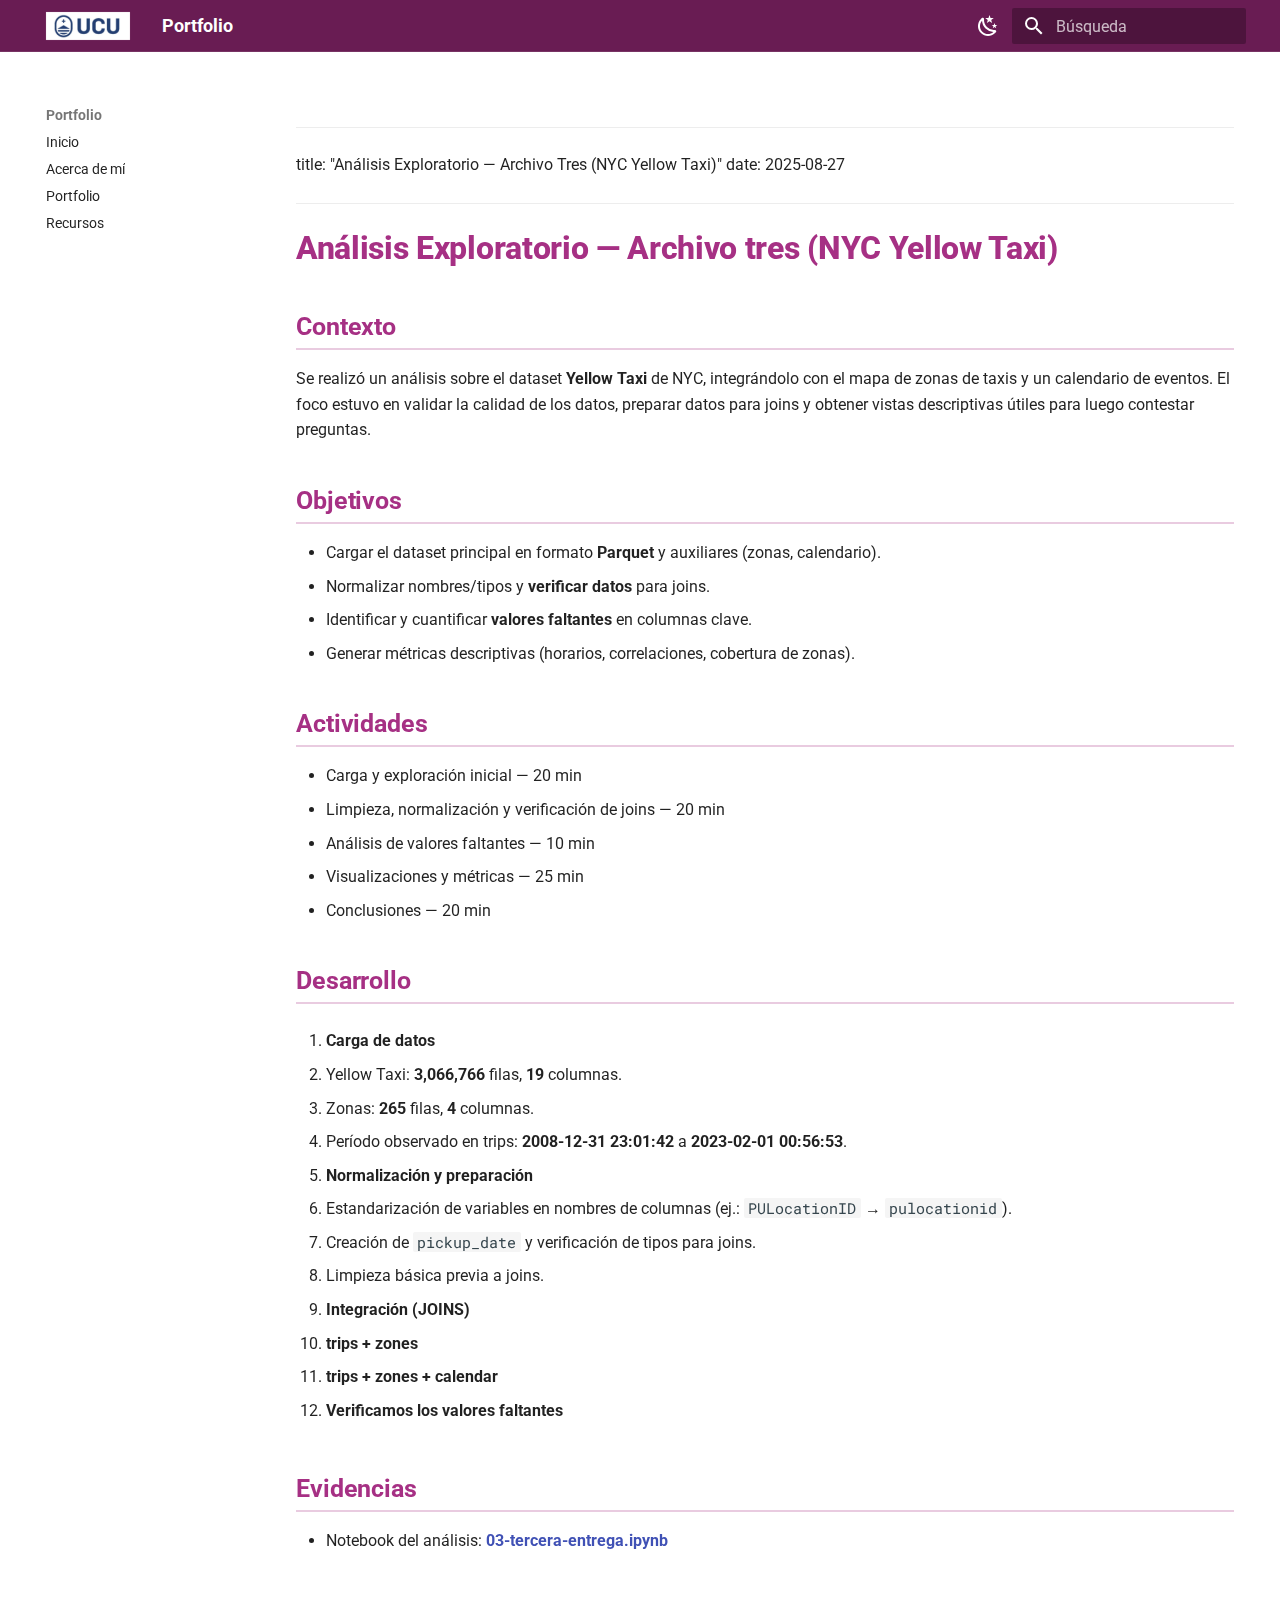
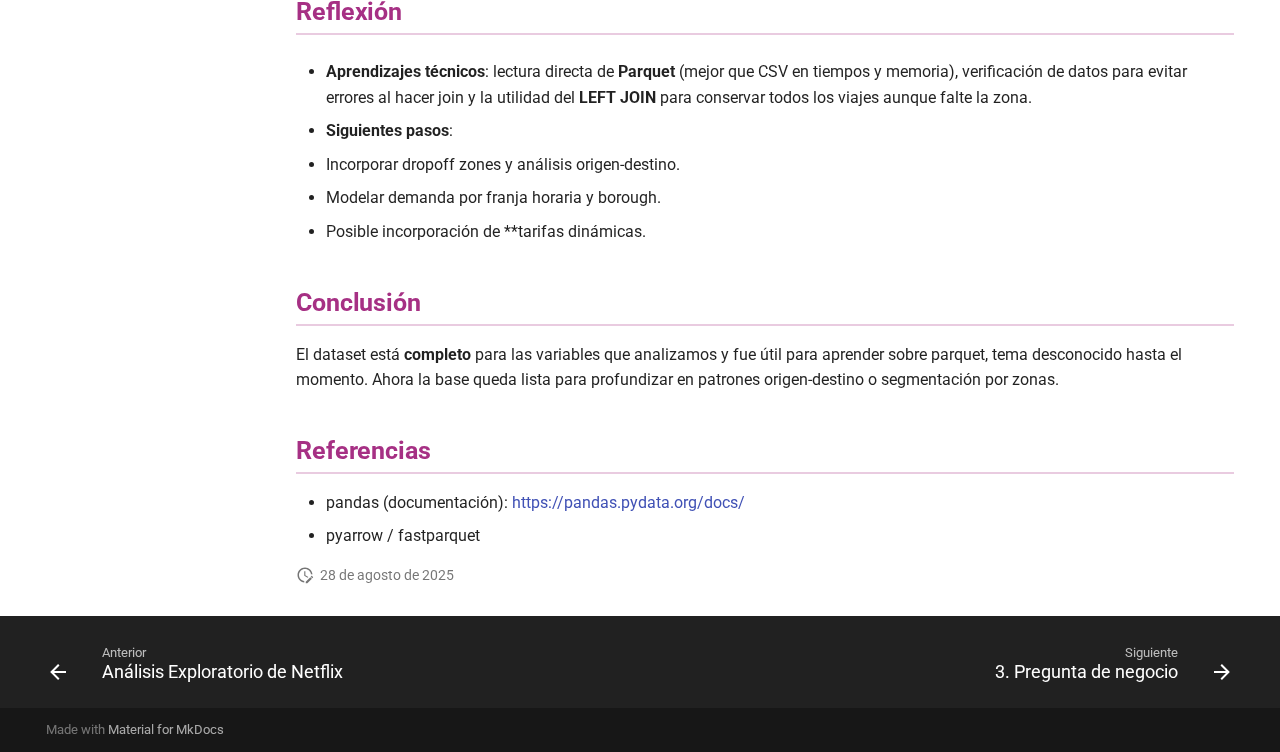
<file: portfolio/entregas/03-tercera-entrega/index.html>
<!doctype html>
<html lang="es" class="no-js">
  <head>
    
      <meta charset="utf-8">
      <meta name="viewport" content="width=device-width,initial-scale=1">
      
      
      
      
        <link rel="prev" href="../02-segunda-entrega/">
      
      
        <link rel="next" href="../dos/">
      
      
      <link rel="icon" href="../../../images/portada.svg">
      <meta name="generator" content="mkdocs-1.6.1, mkdocs-material-9.6.18">
    
    
      
        <title>03 tercera entrega - Portfolio</title>
      
    
    
      <link rel="stylesheet" href="../../../assets/stylesheets/main.7e37652d.min.css">
      
        
        <link rel="stylesheet" href="../../../assets/stylesheets/palette.06af60db.min.css">
      
      


    
    
      
    
    
      
        
        
        <link rel="preconnect" href="https://fonts.gstatic.com" crossorigin>
        <link rel="stylesheet" href="https://fonts.googleapis.com/css?family=Roboto:300,300i,400,400i,700,700i%7CRoboto+Mono:400,400i,700,700i&display=fallback">
        <style>:root{--md-text-font:"Roboto";--md-code-font:"Roboto Mono"}</style>
      
    
    
      <link rel="stylesheet" href="../../../styles/extra.css">
    
    <script>__md_scope=new URL("../../..",location),__md_hash=e=>[...e].reduce(((e,_)=>(e<<5)-e+_.charCodeAt(0)),0),__md_get=(e,_=localStorage,t=__md_scope)=>JSON.parse(_.getItem(t.pathname+"."+e)),__md_set=(e,_,t=localStorage,a=__md_scope)=>{try{t.setItem(a.pathname+"."+e,JSON.stringify(_))}catch(e){}}</script>
    
      

    
    
    
   <link href="../../../assets/stylesheets/glightbox.min.css" rel="stylesheet"/><style>
    html.glightbox-open { overflow: initial; height: 100%; }
    .gslide-title { margin-top: 0px; user-select: text; }
    .gslide-desc { color: #666; user-select: text; }
    .gslide-image img { background: white; }
    .gscrollbar-fixer { padding-right: 15px; }
    .gdesc-inner { font-size: 0.75rem; }
    body[data-md-color-scheme="slate"] .gdesc-inner { background: var(--md-default-bg-color);}
    body[data-md-color-scheme="slate"] .gslide-title { color: var(--md-default-fg-color);}
    body[data-md-color-scheme="slate"] .gslide-desc { color: var(--md-default-fg-color);}</style> <script src="../../../assets/javascripts/glightbox.min.js"></script></head>
  
  
    
    
      
    
    
    
    
    <body dir="ltr" data-md-color-scheme="default" data-md-color-primary="indigo" data-md-color-accent="indigo">
  
    
    <input class="md-toggle" data-md-toggle="drawer" type="checkbox" id="__drawer" autocomplete="off">
    <input class="md-toggle" data-md-toggle="search" type="checkbox" id="__search" autocomplete="off">
    <label class="md-overlay" for="__drawer"></label>
    <div data-md-component="skip">
      
        
        <a href="#analisis-exploratorio-archivo-tres-nyc-yellow-taxi" class="md-skip">
          Saltar a contenido
        </a>
      
    </div>
    <div data-md-component="announce">
      
    </div>
    
    
      

  

<header class="md-header md-header--shadow" data-md-component="header">
  <nav class="md-header__inner md-grid" aria-label="Cabecera">
    <a href="../../.." title="Portfolio" class="md-header__button md-logo" aria-label="Portfolio" data-md-component="logo">
      
  <img src="../../../images/logo.png" alt="logo">

    </a>
    <label class="md-header__button md-icon" for="__drawer">
      
      <svg xmlns="http://www.w3.org/2000/svg" viewBox="0 0 24 24"><path d="M3 6h18v2H3zm0 5h18v2H3zm0 5h18v2H3z"/></svg>
    </label>
    <div class="md-header__title" data-md-component="header-title">
      <div class="md-header__ellipsis">
        <div class="md-header__topic">
          <span class="md-ellipsis">
            Portfolio
          </span>
        </div>
        <div class="md-header__topic" data-md-component="header-topic">
          <span class="md-ellipsis">
            
              03 tercera entrega
            
          </span>
        </div>
      </div>
    </div>
    
      
        <form class="md-header__option" data-md-component="palette">
  
    
    
    
    <input class="md-option" data-md-color-media="" data-md-color-scheme="default" data-md-color-primary="indigo" data-md-color-accent="indigo"  aria-label="Modo oscuro"  type="radio" name="__palette" id="__palette_0">
    
      <label class="md-header__button md-icon" title="Modo oscuro" for="__palette_1" hidden>
        <svg xmlns="http://www.w3.org/2000/svg" viewBox="0 0 24 24"><path d="m17.75 4.09-2.53 1.94.91 3.06-2.63-1.81-2.63 1.81.91-3.06-2.53-1.94L12.44 4l1.06-3 1.06 3zm3.5 6.91-1.64 1.25.59 1.98-1.7-1.17-1.7 1.17.59-1.98L15.75 11l2.06-.05L18.5 9l.69 1.95zm-2.28 4.95c.83-.08 1.72 1.1 1.19 1.85-.32.45-.66.87-1.08 1.27C15.17 23 8.84 23 4.94 19.07c-3.91-3.9-3.91-10.24 0-14.14.4-.4.82-.76 1.27-1.08.75-.53 1.93.36 1.85 1.19-.27 2.86.69 5.83 2.89 8.02a9.96 9.96 0 0 0 8.02 2.89m-1.64 2.02a12.08 12.08 0 0 1-7.8-3.47c-2.17-2.19-3.33-5-3.49-7.82-2.81 3.14-2.7 7.96.31 10.98 3.02 3.01 7.84 3.12 10.98.31"/></svg>
      </label>
    
  
    
    
    
    <input class="md-option" data-md-color-media="" data-md-color-scheme="slate" data-md-color-primary="indigo" data-md-color-accent="indigo"  aria-label="Modo claro"  type="radio" name="__palette" id="__palette_1">
    
      <label class="md-header__button md-icon" title="Modo claro" for="__palette_0" hidden>
        <svg xmlns="http://www.w3.org/2000/svg" viewBox="0 0 24 24"><path d="M12 7a5 5 0 0 1 5 5 5 5 0 0 1-5 5 5 5 0 0 1-5-5 5 5 0 0 1 5-5m0 2a3 3 0 0 0-3 3 3 3 0 0 0 3 3 3 3 0 0 0 3-3 3 3 0 0 0-3-3m0-7 2.39 3.42C13.65 5.15 12.84 5 12 5s-1.65.15-2.39.42zM3.34 7l4.16-.35A7.2 7.2 0 0 0 5.94 8.5c-.44.74-.69 1.5-.83 2.29zm.02 10 1.76-3.77a7.131 7.131 0 0 0 2.38 4.14zM20.65 7l-1.77 3.79a7.02 7.02 0 0 0-2.38-4.15zm-.01 10-4.14.36c.59-.51 1.12-1.14 1.54-1.86.42-.73.69-1.5.83-2.29zM12 22l-2.41-3.44c.74.27 1.55.44 2.41.44.82 0 1.63-.17 2.37-.44z"/></svg>
      </label>
    
  
</form>
      
    
    
      <script>var palette=__md_get("__palette");if(palette&&palette.color){if("(prefers-color-scheme)"===palette.color.media){var media=matchMedia("(prefers-color-scheme: light)"),input=document.querySelector(media.matches?"[data-md-color-media='(prefers-color-scheme: light)']":"[data-md-color-media='(prefers-color-scheme: dark)']");palette.color.media=input.getAttribute("data-md-color-media"),palette.color.scheme=input.getAttribute("data-md-color-scheme"),palette.color.primary=input.getAttribute("data-md-color-primary"),palette.color.accent=input.getAttribute("data-md-color-accent")}for(var[key,value]of Object.entries(palette.color))document.body.setAttribute("data-md-color-"+key,value)}</script>
    
    
    
      
      
        <label class="md-header__button md-icon" for="__search">
          
          <svg xmlns="http://www.w3.org/2000/svg" viewBox="0 0 24 24"><path d="M9.5 3A6.5 6.5 0 0 1 16 9.5c0 1.61-.59 3.09-1.56 4.23l.27.27h.79l5 5-1.5 1.5-5-5v-.79l-.27-.27A6.52 6.52 0 0 1 9.5 16 6.5 6.5 0 0 1 3 9.5 6.5 6.5 0 0 1 9.5 3m0 2C7 5 5 7 5 9.5S7 14 9.5 14 14 12 14 9.5 12 5 9.5 5"/></svg>
        </label>
        <div class="md-search" data-md-component="search" role="dialog">
  <label class="md-search__overlay" for="__search"></label>
  <div class="md-search__inner" role="search">
    <form class="md-search__form" name="search">
      <input type="text" class="md-search__input" name="query" aria-label="Búsqueda" placeholder="Búsqueda" autocapitalize="off" autocorrect="off" autocomplete="off" spellcheck="false" data-md-component="search-query" required>
      <label class="md-search__icon md-icon" for="__search">
        
        <svg xmlns="http://www.w3.org/2000/svg" viewBox="0 0 24 24"><path d="M9.5 3A6.5 6.5 0 0 1 16 9.5c0 1.61-.59 3.09-1.56 4.23l.27.27h.79l5 5-1.5 1.5-5-5v-.79l-.27-.27A6.52 6.52 0 0 1 9.5 16 6.5 6.5 0 0 1 3 9.5 6.5 6.5 0 0 1 9.5 3m0 2C7 5 5 7 5 9.5S7 14 9.5 14 14 12 14 9.5 12 5 9.5 5"/></svg>
        
        <svg xmlns="http://www.w3.org/2000/svg" viewBox="0 0 24 24"><path d="M20 11v2H8l5.5 5.5-1.42 1.42L4.16 12l7.92-7.92L13.5 5.5 8 11z"/></svg>
      </label>
      <nav class="md-search__options" aria-label="Buscar">
        
        <button type="reset" class="md-search__icon md-icon" title="Limpiar" aria-label="Limpiar" tabindex="-1">
          
          <svg xmlns="http://www.w3.org/2000/svg" viewBox="0 0 24 24"><path d="M19 6.41 17.59 5 12 10.59 6.41 5 5 6.41 10.59 12 5 17.59 6.41 19 12 13.41 17.59 19 19 17.59 13.41 12z"/></svg>
        </button>
      </nav>
      
        <div class="md-search__suggest" data-md-component="search-suggest"></div>
      
    </form>
    <div class="md-search__output">
      <div class="md-search__scrollwrap" tabindex="0" data-md-scrollfix>
        <div class="md-search-result" data-md-component="search-result">
          <div class="md-search-result__meta">
            Inicializando búsqueda
          </div>
          <ol class="md-search-result__list" role="presentation"></ol>
        </div>
      </div>
    </div>
  </div>
</div>
      
    
    
  </nav>
  
</header>
    
    <div class="md-container" data-md-component="container">
      
      
        
          
        
      
      <main class="md-main" data-md-component="main">
        <div class="md-main__inner md-grid">
          
            
              
              <div class="md-sidebar md-sidebar--primary" data-md-component="sidebar" data-md-type="navigation" >
                <div class="md-sidebar__scrollwrap">
                  <div class="md-sidebar__inner">
                    



  

<nav class="md-nav md-nav--primary md-nav--integrated" aria-label="Navegación" data-md-level="0">
  <label class="md-nav__title" for="__drawer">
    <a href="../../.." title="Portfolio" class="md-nav__button md-logo" aria-label="Portfolio" data-md-component="logo">
      
  <img src="../../../images/logo.png" alt="logo">

    </a>
    Portfolio
  </label>
  
  <ul class="md-nav__list" data-md-scrollfix>
    
      
      
  
  
  
  
    <li class="md-nav__item">
      <a href="../../.." class="md-nav__link">
        
  
  
  <span class="md-ellipsis">
    Inicio
    
  </span>
  

      </a>
    </li>
  

    
      
      
  
  
  
  
    <li class="md-nav__item">
      <a href="../../../acerca/" class="md-nav__link">
        
  
  
  <span class="md-ellipsis">
    Acerca de mí
    
  </span>
  

      </a>
    </li>
  

    
      
      
  
  
  
  
    <li class="md-nav__item">
      <a href="../../" class="md-nav__link">
        
  
  
  <span class="md-ellipsis">
    Portfolio
    
  </span>
  

      </a>
    </li>
  

    
      
      
  
  
  
  
    <li class="md-nav__item">
      <a href="../../../recursos/" class="md-nav__link">
        
  
  
  <span class="md-ellipsis">
    Recursos
    
  </span>
  

      </a>
    </li>
  

    
  </ul>
</nav>
                  </div>
                </div>
              </div>
            
            
          
          
            <div class="md-content" data-md-component="content">
              <article class="md-content__inner md-typeset">
                
                  



<hr />
<p>title: "Análisis Exploratorio — Archivo Tres (NYC Yellow Taxi)"
date: 2025-08-27</p>
<hr />
<h1 id="analisis-exploratorio-archivo-tres-nyc-yellow-taxi">Análisis Exploratorio — Archivo tres (NYC Yellow Taxi)<a class="headerlink" href="#analisis-exploratorio-archivo-tres-nyc-yellow-taxi" title="Permanent link">&para;</a></h1>
<h2 id="contexto">Contexto<a class="headerlink" href="#contexto" title="Permanent link">&para;</a></h2>
<p>Se realizó un análisis sobre el dataset <strong>Yellow Taxi</strong> de NYC, integrándolo con el mapa de zonas de taxis y un calendario de eventos. El foco estuvo en validar la calidad de los datos, preparar datos para joins y obtener vistas descriptivas útiles para luego contestar preguntas.</p>
<h2 id="objetivos">Objetivos<a class="headerlink" href="#objetivos" title="Permanent link">&para;</a></h2>
<ul>
<li>Cargar el dataset principal en formato <strong>Parquet</strong> y auxiliares (zonas, calendario).</li>
<li>Normalizar nombres/tipos y <strong>verificar datos</strong> para joins.</li>
<li>Identificar y cuantificar <strong>valores faltantes</strong> en columnas clave.</li>
<li>Generar métricas descriptivas (horarios, correlaciones, cobertura de zonas).</li>
</ul>
<h2 id="actividades">Actividades<a class="headerlink" href="#actividades" title="Permanent link">&para;</a></h2>
<ul>
<li>Carga y exploración inicial — 20 min</li>
<li>Limpieza, normalización y verificación de joins — 20 min</li>
<li>Análisis de valores faltantes — 10 min</li>
<li>Visualizaciones y métricas — 25 min</li>
<li>Conclusiones — 20 min</li>
</ul>
<h2 id="desarrollo">Desarrollo<a class="headerlink" href="#desarrollo" title="Permanent link">&para;</a></h2>
<ol>
<li>
<p><strong>Carga de datos</strong></p>
</li>
<li>
<p>Yellow Taxi: <strong>3,066,766</strong> filas, <strong>19</strong> columnas.</p>
</li>
<li>Zonas: <strong>265</strong> filas, <strong>4</strong> columnas.</li>
<li>
<p>Período observado en trips: <strong>2008‑12‑31 23:01:42</strong> a <strong>2023‑02‑01 00:56:53</strong>.</p>
</li>
<li>
<p><strong>Normalización y preparación</strong></p>
</li>
<li>
<p>Estandarización de variables en nombres de columnas (ej.: <code>PULocationID</code> → <code>pulocationid</code>).</p>
</li>
<li>Creación de <code>pickup_date</code> y verificación de tipos para joins.</li>
<li>
<p>Limpieza básica previa a joins.</p>
</li>
<li>
<p><strong>Integración (JOINS)</strong></p>
</li>
<li>
<p><strong>trips + zones</strong></p>
</li>
<li>
<p><strong>trips + zones + calendar</strong></p>
</li>
<li>
<p><strong>Verificamos los valores faltantes</strong></p>
</li>
</ol>
<h2 id="evidencias">Evidencias<a class="headerlink" href="#evidencias" title="Permanent link">&para;</a></h2>
<ul>
<li>Notebook del análisis: <strong><a href="../tres/">03-tercera-entrega.ipynb</a></strong></li>
</ul>
<h2 id="reflexion">Reflexión<a class="headerlink" href="#reflexion" title="Permanent link">&para;</a></h2>
<ul>
<li>
<p><strong>Aprendizajes técnicos</strong>: lectura directa de <strong>Parquet</strong> (mejor que CSV en tiempos y memoria), verificación de datos para evitar errores al hacer join y la utilidad del <strong>LEFT JOIN</strong> para conservar todos los viajes aunque falte la zona. </p>
</li>
<li>
<p><strong>Siguientes pasos</strong>:</p>
</li>
<li>
<p>Incorporar dropoff zones y análisis origen‑destino.</p>
</li>
<li>Modelar demanda por franja horaria y borough. </li>
<li>Posible incorporación de **tarifas dinámicas.</li>
</ul>
<h2 id="conclusion">Conclusión<a class="headerlink" href="#conclusion" title="Permanent link">&para;</a></h2>
<p>El dataset está <strong>completo</strong> para las variables que analizamos y fue útil para aprender sobre parquet, tema desconocido hasta el momento. Ahora la base queda lista para profundizar en patrones origen‑destino o segmentación por zonas.</p>
<h2 id="referencias">Referencias<a class="headerlink" href="#referencias" title="Permanent link">&para;</a></h2>
<ul>
<li>pandas (documentación): <a href="https://pandas.pydata.org/docs/">https://pandas.pydata.org/docs/</a></li>
<li>pyarrow / fastparquet </li>
</ul>







  
    
  
  


  <aside class="md-source-file">
    
      
  <span class="md-source-file__fact">
    <span class="md-icon" title="Última actualización">
      <svg xmlns="http://www.w3.org/2000/svg" viewBox="0 0 24 24"><path d="M21 13.1c-.1 0-.3.1-.4.2l-1 1 2.1 2.1 1-1c.2-.2.2-.6 0-.8l-1.3-1.3c-.1-.1-.2-.2-.4-.2m-1.9 1.8-6.1 6V23h2.1l6.1-6.1zM12.5 7v5.2l4 2.4-1 1L11 13V7zM11 21.9c-5.1-.5-9-4.8-9-9.9C2 6.5 6.5 2 12 2c5.3 0 9.6 4.1 10 9.3-.3-.1-.6-.2-1-.2s-.7.1-1 .2C19.6 7.2 16.2 4 12 4c-4.4 0-8 3.6-8 8 0 4.1 3.1 7.5 7.1 7.9l-.1.2z"/></svg>
    </span>
    <span class="git-revision-date-localized-plugin git-revision-date-localized-plugin-date" title="28 de agosto de 2025 11:40:43 UTC">28 de agosto de 2025</span>
  </span>

    
    
    
    
  </aside>





                
              </article>
            </div>
          
          
  <script>var tabs=__md_get("__tabs");if(Array.isArray(tabs))e:for(var set of document.querySelectorAll(".tabbed-set")){var labels=set.querySelector(".tabbed-labels");for(var tab of tabs)for(var label of labels.getElementsByTagName("label"))if(label.innerText.trim()===tab){var input=document.getElementById(label.htmlFor);input.checked=!0;continue e}}</script>

<script>var target=document.getElementById(location.hash.slice(1));target&&target.name&&(target.checked=target.name.startsWith("__tabbed_"))</script>
        </div>
        
          <button type="button" class="md-top md-icon" data-md-component="top" hidden>
  
  <svg xmlns="http://www.w3.org/2000/svg" viewBox="0 0 24 24"><path d="M13 20h-2V8l-5.5 5.5-1.42-1.42L12 4.16l7.92 7.92-1.42 1.42L13 8z"/></svg>
  Volver al principio
</button>
        
      </main>
      
        <footer class="md-footer">
  
    
      
      <nav class="md-footer__inner md-grid" aria-label="Pie" >
        
          
          <a href="../02-segunda-entrega/" class="md-footer__link md-footer__link--prev" aria-label="Anterior: Análisis Exploratorio de Netflix">
            <div class="md-footer__button md-icon">
              
              <svg xmlns="http://www.w3.org/2000/svg" viewBox="0 0 24 24"><path d="M20 11v2H8l5.5 5.5-1.42 1.42L4.16 12l7.92-7.92L13.5 5.5 8 11z"/></svg>
            </div>
            <div class="md-footer__title">
              <span class="md-footer__direction">
                Anterior
              </span>
              <div class="md-ellipsis">
                Análisis Exploratorio de Netflix
              </div>
            </div>
          </a>
        
        
          
          <a href="../dos/" class="md-footer__link md-footer__link--next" aria-label="Siguiente: 3. Pregunta de negocio">
            <div class="md-footer__title">
              <span class="md-footer__direction">
                Siguiente
              </span>
              <div class="md-ellipsis">
                3. Pregunta de negocio
              </div>
            </div>
            <div class="md-footer__button md-icon">
              
              <svg xmlns="http://www.w3.org/2000/svg" viewBox="0 0 24 24"><path d="M4 11v2h12l-5.5 5.5 1.42 1.42L19.84 12l-7.92-7.92L10.5 5.5 16 11z"/></svg>
            </div>
          </a>
        
      </nav>
    
  
  <div class="md-footer-meta md-typeset">
    <div class="md-footer-meta__inner md-grid">
      <div class="md-copyright">
  
  
    Made with
    <a href="https://squidfunk.github.io/mkdocs-material/" target="_blank" rel="noopener">
      Material for MkDocs
    </a>
  
</div>
      
    </div>
  </div>
</footer>
      
    </div>
    <div class="md-dialog" data-md-component="dialog">
      <div class="md-dialog__inner md-typeset"></div>
    </div>
    
    
    
      
      <script id="__config" type="application/json">{"base": "../../..", "features": ["navigation.top", "navigation.sections", "navigation.indexes", "navigation.footer", "toc.integrate", "header.autohide", "search.suggest", "search.highlight", "content.code.copy", "content.code.select", "content.tabs.link", "content.footnote.tooltips", "announce.dismiss"], "search": "../../../assets/javascripts/workers/search.973d3a69.min.js", "tags": null, "translations": {"clipboard.copied": "Copiado al portapapeles", "clipboard.copy": "Copiar al portapapeles", "search.result.more.one": "1 m\u00e1s en esta p\u00e1gina", "search.result.more.other": "# m\u00e1s en esta p\u00e1gina", "search.result.none": "No se encontraron documentos", "search.result.one": "1 documento encontrado", "search.result.other": "# documentos encontrados", "search.result.placeholder": "Teclee para comenzar b\u00fasqueda", "search.result.term.missing": "Falta", "select.version": "Seleccionar versi\u00f3n"}, "version": null}</script>
    
    
      <script src="../../../assets/javascripts/bundle.92b07e13.min.js"></script>
      
    
  <script id="init-glightbox">const lightbox = GLightbox({"touchNavigation": true, "loop": false, "zoomable": true, "draggable": true, "openEffect": "zoom", "closeEffect": "zoom", "slideEffect": "slide"});
document$.subscribe(() => { lightbox.reload() });
</script></body>
</html>
</file>
<file: styles/extra.css>
/* =========================
   PALETA (CLARO / OSCURO)
   ========================= */
:root {
  /* Colores de TÍTULOS (contenido) */
  --titles-color: #a63084;   /* bordó claro */

  /* Colores de BARRA SUPERIOR y TABS */
  --header-bg: #691c53;      /* turquesa claro */
  --header-fg: #ffffff;      /* texto/íconos barra */

  /* (Opcional) acento general si lo necesitás en otros estilos */
  --accent-color: #c5679f;
}

[data-md-color-scheme="slate"] {
  --titles-color: #387d76;   /* verde-azulado oscuro */
  --header-bg: #15524c;      /* barra en oscuro */
  --header-fg: #ffffff;
  --accent-color: #f1d47f;
}

/* =========================
   TIPOGRAFÍA Y BLOQUES
   ========================= */
.md-typeset h1 { font-weight: 800; letter-spacing: -0.01em; }
.md-typeset h2 {
  font-weight: 700; letter-spacing: -0.005em;
  padding-bottom: .2rem; margin-bottom: .8rem;
  border-bottom: 2px solid color-mix(in srgb, var(--titles-color) 25%, transparent);
}
.md-typeset h3 { font-weight: 700; }

/* Imágenes y tablas */
.md-typeset img { display:block; margin: 1rem auto; border-radius: .6rem; }
.md-typeset table:not(.docutils) th,
.md-typeset table:not(.docutils) td { padding: .6rem .8rem; }

/* Admonitions y código */
.md-typeset .admonition { border-radius: .6rem; }
.md-typeset code, .md-typeset pre code { font-size: 0.95em; }

/* Footer */
.md-footer-meta__inner { opacity: .9; }

/* =========================
   COLORES DE TÍTULOS
   ========================= */
/* Título grande del layout (fuera del .md-typeset) */
.md-content__title,
.md-content__title .md-ellipsis {
  color: var(--titles-color) !important;
}

/* Headings dentro del contenido */
.md-typeset h1,
.md-typeset h2,
.md-typeset h3,
.md-typeset h4,
.md-typeset h5,
.md-typeset h6 {
  color: var(--titles-color) !important;
}

/* Enlaces dentro de headings */
.md-typeset h1 a,
.md-typeset h2 a,
.md-typeset h3 a {
  color: inherit !important;
  text-decoration: none;
}

/* Soporte para títulos renderizados desde notebooks (mkdocs-jupyter) */
.md-typeset .jp-RenderedHTMLCommon h1,
.md-typeset .jp-RenderedHTMLCommon h2,
.md-typeset .jp-RenderedHTMLCommon h3,
.md-typeset .jp-RenderedHTMLCommon h4,
.md-typeset .jp-RenderedHTMLCommon h5,
.md-typeset .jp-RenderedHTMLCommon h6 {
  color: var(--titles-color) !important;
}

/* =========================
   BARRA SUPERIOR Y TABS
   ========================= */
.md-header,
.md-tabs {
  background-color: var(--header-bg) !important;
  color: var(--header-fg) !important;
}

/* Íconos y textos dentro de la barra */
.md-header .md-header__button,
.md-header .md-header__title,
.md-header .md-header__topic,
.md-header .md-header__title .md-ellipsis,
.md-header .md-icon {
  color: var(--header-fg) !important;
  fill: var(--header-fg) !important;
}

/* Borde bajo la barra en claro (sutil) */
:root .md-header {
  box-shadow: inset 0 -1px 0 color-mix(in srgb, var(--header-fg) 10%, transparent);
}

/* =========================
   LOGO (opcional)
   ========================= */
/* Tamaño del logo en la barra */
.md-header__button.md-logo img {
  height: 28px;
  width: auto;
}
</file>
<file: assets/stylesheets/main.7e37652d.min.css>
@charset "UTF-8";html{-webkit-text-size-adjust:none;-moz-text-size-adjust:none;text-size-adjust:none;box-sizing:border-box}*,:after,:before{box-sizing:inherit}@media (prefers-reduced-motion){*,:after,:before{transition:none!important}}body{margin:0}a,button,input,label{-webkit-tap-highlight-color:transparent}a{color:inherit;text-decoration:none}hr{border:0;box-sizing:initial;display:block;height:.05rem;overflow:visible;padding:0}small{font-size:80%}sub,sup{line-height:1em}img{border-style:none}table{border-collapse:initial;border-spacing:0}td,th{font-weight:400;vertical-align:top}button{background:#0000;border:0;font-family:inherit;font-size:inherit;margin:0;padding:0}input{border:0;outline:none}:root{--md-primary-fg-color:#4051b5;--md-primary-fg-color--light:#5d6cc0;--md-primary-fg-color--dark:#303fa1;--md-primary-bg-color:#fff;--md-primary-bg-color--light:#ffffffb3;--md-accent-fg-color:#526cfe;--md-accent-fg-color--transparent:#526cfe1a;--md-accent-bg-color:#fff;--md-accent-bg-color--light:#ffffffb3}[data-md-color-scheme=default]{color-scheme:light}[data-md-color-scheme=default] img[src$="#gh-dark-mode-only"],[data-md-color-scheme=default] img[src$="#only-dark"]{display:none}:root,[data-md-color-scheme=default]{--md-hue:225deg;--md-default-fg-color:#000000de;--md-default-fg-color--light:#0000008a;--md-default-fg-color--lighter:#00000052;--md-default-fg-color--lightest:#00000012;--md-default-bg-color:#fff;--md-default-bg-color--light:#ffffffb3;--md-default-bg-color--lighter:#ffffff4d;--md-default-bg-color--lightest:#ffffff1f;--md-code-fg-color:#36464e;--md-code-bg-color:#f5f5f5;--md-code-hl-color:#4287ff;--md-code-hl-color--light:#4287ff1a;--md-code-hl-number-color:#d52a2a;--md-code-hl-special-color:#db1457;--md-code-hl-function-color:#a846b9;--md-code-hl-constant-color:#6e59d9;--md-code-hl-keyword-color:#3f6ec6;--md-code-hl-string-color:#1c7d4d;--md-code-hl-name-color:var(--md-code-fg-color);--md-code-hl-operator-color:var(--md-default-fg-color--light);--md-code-hl-punctuation-color:var(--md-default-fg-color--light);--md-code-hl-comment-color:var(--md-default-fg-color--light);--md-code-hl-generic-color:var(--md-default-fg-color--light);--md-code-hl-variable-color:var(--md-default-fg-color--light);--md-typeset-color:var(--md-default-fg-color);--md-typeset-a-color:var(--md-primary-fg-color);--md-typeset-del-color:#f5503d26;--md-typeset-ins-color:#0bd57026;--md-typeset-kbd-color:#fafafa;--md-typeset-kbd-accent-color:#fff;--md-typeset-kbd-border-color:#b8b8b8;--md-typeset-mark-color:#ffff0080;--md-typeset-table-color:#0000001f;--md-typeset-table-color--light:rgba(0,0,0,.035);--md-admonition-fg-color:var(--md-default-fg-color);--md-admonition-bg-color:var(--md-default-bg-color);--md-warning-fg-color:#000000de;--md-warning-bg-color:#ff9;--md-footer-fg-color:#fff;--md-footer-fg-color--light:#ffffffb3;--md-footer-fg-color--lighter:#ffffff73;--md-footer-bg-color:#000000de;--md-footer-bg-color--dark:#00000052;--md-shadow-z1:0 0.2rem 0.5rem #0000000d,0 0 0.05rem #0000001a;--md-shadow-z2:0 0.2rem 0.5rem #0000001a,0 0 0.05rem #00000040;--md-shadow-z3:0 0.2rem 0.5rem #0003,0 0 0.05rem #00000059}.md-icon svg{fill:currentcolor;display:block;height:1.2rem;width:1.2rem}body{-webkit-font-smoothing:antialiased;-moz-osx-font-smoothing:grayscale;--md-text-font-family:var(--md-text-font,_),-apple-system,BlinkMacSystemFont,Helvetica,Arial,sans-serif;--md-code-font-family:var(--md-code-font,_),SFMono-Regular,Consolas,Menlo,monospace}aside,body,input{font-feature-settings:"kern","liga";color:var(--md-typeset-color);font-family:var(--md-text-font-family)}code,kbd,pre{font-feature-settings:"kern";font-family:var(--md-code-font-family)}:root{--md-typeset-table-sort-icon:url('data:image/svg+xml;charset=utf-8,<svg xmlns="http://www.w3.org/2000/svg" viewBox="0 0 24 24"><path d="m18 21-4-4h3V7h-3l4-4 4 4h-3v10h3M2 19v-2h10v2M2 13v-2h7v2M2 7V5h4v2z"/></svg>');--md-typeset-table-sort-icon--asc:url('data:image/svg+xml;charset=utf-8,<svg xmlns="http://www.w3.org/2000/svg" viewBox="0 0 24 24"><path d="M19 17h3l-4 4-4-4h3V3h2M2 17h10v2H2M6 5v2H2V5m0 6h7v2H2z"/></svg>');--md-typeset-table-sort-icon--desc:url('data:image/svg+xml;charset=utf-8,<svg xmlns="http://www.w3.org/2000/svg" viewBox="0 0 24 24"><path d="M19 7h3l-4-4-4 4h3v14h2M2 17h10v2H2M6 5v2H2V5m0 6h7v2H2z"/></svg>')}.md-typeset{-webkit-print-color-adjust:exact;color-adjust:exact;font-size:.8rem;line-height:1.6;overflow-wrap:break-word}@media print{.md-typeset{font-size:.68rem}}.md-typeset blockquote,.md-typeset dl,.md-typeset figure,.md-typeset ol,.md-typeset pre,.md-typeset ul{margin-bottom:1em;margin-top:1em}.md-typeset h1{color:var(--md-default-fg-color--light);font-size:2em;line-height:1.3;margin:0 0 1.25em}.md-typeset h1,.md-typeset h2{font-weight:300;letter-spacing:-.01em}.md-typeset h2{font-size:1.5625em;line-height:1.4;margin:1.6em 0 .64em}.md-typeset h3{font-size:1.25em;font-weight:400;letter-spacing:-.01em;line-height:1.5;margin:1.6em 0 .8em}.md-typeset h2+h3{margin-top:.8em}.md-typeset h4{font-weight:700;letter-spacing:-.01em;margin:1em 0}.md-typeset h5,.md-typeset h6{color:var(--md-default-fg-color--light);font-size:.8em;font-weight:700;letter-spacing:-.01em;margin:1.25em 0}.md-typeset h5{text-transform:uppercase}.md-typeset h5 code{text-transform:none}.md-typeset hr{border-bottom:.05rem solid var(--md-default-fg-color--lightest);display:flow-root;margin:1.5em 0}.md-typeset a{color:var(--md-typeset-a-color);word-break:break-word}.md-typeset a,.md-typeset a:before{transition:color 125ms}.md-typeset a:focus,.md-typeset a:hover{color:var(--md-accent-fg-color)}.md-typeset a:focus code,.md-typeset a:hover code{background-color:var(--md-accent-fg-color--transparent)}.md-typeset a code{color:currentcolor;transition:background-color 125ms}.md-typeset a.focus-visible{outline-color:var(--md-accent-fg-color);outline-offset:.2rem}.md-typeset code,.md-typeset kbd,.md-typeset pre{color:var(--md-code-fg-color);direction:ltr;font-variant-ligatures:none}@media print{.md-typeset code,.md-typeset kbd,.md-typeset pre{white-space:pre-wrap}}.md-typeset code{background-color:var(--md-code-bg-color);border-radius:.1rem;-webkit-box-decoration-break:clone;box-decoration-break:clone;font-size:.85em;padding:0 .2941176471em;word-break:break-word}.md-typeset code:not(.focus-visible){-webkit-tap-highlight-color:transparent;outline:none}.md-typeset pre{display:flow-root;line-height:1.4;position:relative}.md-typeset pre>code{-webkit-box-decoration-break:slice;box-decoration-break:slice;box-shadow:none;display:block;margin:0;outline-color:var(--md-accent-fg-color);overflow:auto;padding:.7720588235em 1.1764705882em;scrollbar-color:var(--md-default-fg-color--lighter) #0000;scrollbar-width:thin;touch-action:auto;word-break:normal}.md-typeset pre>code:hover{scrollbar-color:var(--md-accent-fg-color) #0000}.md-typeset pre>code::-webkit-scrollbar{height:.2rem;width:.2rem}.md-typeset pre>code::-webkit-scrollbar-thumb{background-color:var(--md-default-fg-color--lighter)}.md-typeset pre>code::-webkit-scrollbar-thumb:hover{background-color:var(--md-accent-fg-color)}.md-typeset kbd{background-color:var(--md-typeset-kbd-color);border-radius:.1rem;box-shadow:0 .1rem 0 .05rem var(--md-typeset-kbd-border-color),0 .1rem 0 var(--md-typeset-kbd-border-color),0 -.1rem .2rem var(--md-typeset-kbd-accent-color) inset;color:var(--md-default-fg-color);display:inline-block;font-size:.75em;padding:0 .6666666667em;vertical-align:text-top;word-break:break-word}.md-typeset mark{background-color:var(--md-typeset-mark-color);-webkit-box-decoration-break:clone;box-decoration-break:clone;color:inherit;word-break:break-word}.md-typeset abbr{border-bottom:.05rem dotted var(--md-default-fg-color--light);cursor:help;text-decoration:none}.md-typeset small{opacity:.75}[dir=ltr] .md-typeset sub,[dir=ltr] .md-typeset sup{margin-left:.078125em}[dir=rtl] .md-typeset sub,[dir=rtl] .md-typeset sup{margin-right:.078125em}[dir=ltr] .md-typeset blockquote{padding-left:.6rem}[dir=rtl] .md-typeset blockquote{padding-right:.6rem}[dir=ltr] .md-typeset blockquote{border-left:.2rem solid var(--md-default-fg-color--lighter)}[dir=rtl] .md-typeset blockquote{border-right:.2rem solid var(--md-default-fg-color--lighter)}.md-typeset blockquote{color:var(--md-default-fg-color--light);margin-left:0;margin-right:0}.md-typeset ul{list-style-type:disc}.md-typeset ul[type]{list-style-type:revert-layer}[dir=ltr] .md-typeset ol,[dir=ltr] .md-typeset ul{margin-left:.625em}[dir=rtl] .md-typeset ol,[dir=rtl] .md-typeset ul{margin-right:.625em}.md-typeset ol,.md-typeset ul{padding:0}.md-typeset ol:not([hidden]),.md-typeset ul:not([hidden]){display:flow-root}.md-typeset ol ol,.md-typeset ul ol{list-style-type:lower-alpha}.md-typeset ol ol ol,.md-typeset ul ol ol{list-style-type:lower-roman}.md-typeset ol ol ol ol,.md-typeset ul ol ol ol{list-style-type:upper-alpha}.md-typeset ol ol ol ol ol,.md-typeset ul ol ol ol ol{list-style-type:upper-roman}.md-typeset ol[type],.md-typeset ul[type]{list-style-type:revert-layer}[dir=ltr] .md-typeset ol li,[dir=ltr] .md-typeset ul li{margin-left:1.25em}[dir=rtl] .md-typeset ol li,[dir=rtl] .md-typeset ul li{margin-right:1.25em}.md-typeset ol li,.md-typeset ul li{margin-bottom:.5em}.md-typeset ol li blockquote,.md-typeset ol li p,.md-typeset ul li blockquote,.md-typeset ul li p{margin:.5em 0}.md-typeset ol li:last-child,.md-typeset ul li:last-child{margin-bottom:0}[dir=ltr] .md-typeset ol li ol,[dir=ltr] .md-typeset ol li ul,[dir=ltr] .md-typeset ul li ol,[dir=ltr] .md-typeset ul li ul{margin-left:.625em}[dir=rtl] .md-typeset ol li ol,[dir=rtl] .md-typeset ol li ul,[dir=rtl] .md-typeset ul li ol,[dir=rtl] .md-typeset ul li ul{margin-right:.625em}.md-typeset ol li ol,.md-typeset ol li ul,.md-typeset ul li ol,.md-typeset ul li ul{margin-bottom:.5em;margin-top:.5em}[dir=ltr] .md-typeset dd{margin-left:1.875em}[dir=rtl] .md-typeset dd{margin-right:1.875em}.md-typeset dd{margin-bottom:1.5em;margin-top:1em}.md-typeset img,.md-typeset svg,.md-typeset video{height:auto;max-width:100%}.md-typeset img[align=left]{margin:1em 1em 1em 0}.md-typeset img[align=right]{margin:1em 0 1em 1em}.md-typeset img[align]:only-child{margin-top:0}.md-typeset figure{display:flow-root;margin:1em auto;max-width:100%;text-align:center;width:-moz-fit-content;width:fit-content}.md-typeset figure img{display:block;margin:0 auto}.md-typeset figcaption{font-style:italic;margin:1em auto;max-width:24rem}.md-typeset iframe{max-width:100%}.md-typeset table:not([class]){background-color:var(--md-default-bg-color);border:.05rem solid var(--md-typeset-table-color);border-radius:.1rem;display:inline-block;font-size:.64rem;max-width:100%;overflow:auto;touch-action:auto}@media print{.md-typeset table:not([class]){display:table}}.md-typeset table:not([class])+*{margin-top:1.5em}.md-typeset table:not([class]) td>:first-child,.md-typeset table:not([class]) th>:first-child{margin-top:0}.md-typeset table:not([class]) td>:last-child,.md-typeset table:not([class]) th>:last-child{margin-bottom:0}.md-typeset table:not([class]) td:not([align]),.md-typeset table:not([class]) th:not([align]){text-align:left}[dir=rtl] .md-typeset table:not([class]) td:not([align]),[dir=rtl] .md-typeset table:not([class]) th:not([align]){text-align:right}.md-typeset table:not([class]) th{font-weight:700;min-width:5rem;padding:.9375em 1.25em;vertical-align:top}.md-typeset table:not([class]) td{border-top:.05rem solid var(--md-typeset-table-color);padding:.9375em 1.25em;vertical-align:top}.md-typeset table:not([class]) tbody tr{transition:background-color 125ms}.md-typeset table:not([class]) tbody tr:hover{background-color:var(--md-typeset-table-color--light);box-shadow:0 .05rem 0 var(--md-default-bg-color) inset}.md-typeset table:not([class]) a{word-break:normal}.md-typeset table th[role=columnheader]{cursor:pointer}[dir=ltr] .md-typeset table th[role=columnheader]:after{margin-left:.5em}[dir=rtl] .md-typeset table th[role=columnheader]:after{margin-right:.5em}.md-typeset table th[role=columnheader]:after{content:"";display:inline-block;height:1.2em;-webkit-mask-image:var(--md-typeset-table-sort-icon);mask-image:var(--md-typeset-table-sort-icon);-webkit-mask-repeat:no-repeat;mask-repeat:no-repeat;-webkit-mask-size:contain;mask-size:contain;transition:background-color 125ms;vertical-align:text-bottom;width:1.2em}.md-typeset table th[role=columnheader]:hover:after{background-color:var(--md-default-fg-color--lighter)}.md-typeset table th[role=columnheader][aria-sort=ascending]:after{background-color:var(--md-default-fg-color--light);-webkit-mask-image:var(--md-typeset-table-sort-icon--asc);mask-image:var(--md-typeset-table-sort-icon--asc)}.md-typeset table th[role=columnheader][aria-sort=descending]:after{background-color:var(--md-default-fg-color--light);-webkit-mask-image:var(--md-typeset-table-sort-icon--desc);mask-image:var(--md-typeset-table-sort-icon--desc)}.md-typeset__scrollwrap{margin:1em -.8rem;overflow-x:auto;touch-action:auto}.md-typeset__table{display:inline-block;margin-bottom:.5em;padding:0 .8rem}@media print{.md-typeset__table{display:block}}html .md-typeset__table table{display:table;margin:0;overflow:hidden;width:100%}@media screen and (max-width:44.984375em){.md-content__inner>pre{margin:1em -.8rem}.md-content__inner>pre code{border-radius:0}}.md-typeset .md-author{border-radius:100%;display:block;flex-shrink:0;height:1.6rem;overflow:hidden;position:relative;transition:color 125ms,transform 125ms;width:1.6rem}.md-typeset .md-author img{display:block}.md-typeset .md-author--more{background:var(--md-default-fg-color--lightest);color:var(--md-default-fg-color--lighter);font-size:.6rem;font-weight:700;line-height:1.6rem;text-align:center}.md-typeset .md-author--long{height:2.4rem;width:2.4rem}.md-typeset a.md-author{transform:scale(1)}.md-typeset a.md-author img{border-radius:100%;filter:grayscale(100%) opacity(75%);transition:filter 125ms}.md-typeset a.md-author:focus,.md-typeset a.md-author:hover{transform:scale(1.1);z-index:1}.md-typeset a.md-author:focus img,.md-typeset a.md-author:hover img{filter:grayscale(0)}.md-banner{background-color:var(--md-footer-bg-color);color:var(--md-footer-fg-color);overflow:auto}@media print{.md-banner{display:none}}.md-banner--warning{background-color:var(--md-warning-bg-color);color:var(--md-warning-fg-color)}.md-banner__inner{font-size:.7rem;margin:.6rem auto;padding:0 .8rem}[dir=ltr] .md-banner__button{float:right}[dir=rtl] .md-banner__button{float:left}.md-banner__button{color:inherit;cursor:pointer;transition:opacity .25s}.no-js .md-banner__button{display:none}.md-banner__button:hover{opacity:.7}html{font-size:125%;height:100%;overflow-x:hidden}@media screen and (min-width:100em){html{font-size:137.5%}}@media screen and (min-width:125em){html{font-size:150%}}body{background-color:var(--md-default-bg-color);display:flex;flex-direction:column;font-size:.5rem;min-height:100%;position:relative;width:100%}@media print{body{display:block}}@media screen and (max-width:59.984375em){body[data-md-scrolllock]{position:fixed}}.md-grid{margin-left:auto;margin-right:auto;max-width:61rem}.md-container{display:flex;flex-direction:column;flex-grow:1}@media print{.md-container{display:block}}.md-main{flex-grow:1}.md-main__inner{display:flex;height:100%;margin-top:1.5rem}.md-ellipsis{overflow:hidden;text-overflow:ellipsis}.md-toggle{display:none}.md-option{height:0;opacity:0;position:absolute;width:0}.md-option:checked+label:not([hidden]){display:block}.md-option.focus-visible+label{outline-color:var(--md-accent-fg-color);outline-style:auto}.md-skip{background-color:var(--md-default-fg-color);border-radius:.1rem;color:var(--md-default-bg-color);font-size:.64rem;margin:.5rem;opacity:0;outline-color:var(--md-accent-fg-color);padding:.3rem .5rem;position:fixed;transform:translateY(.4rem);z-index:-1}.md-skip:focus{opacity:1;transform:translateY(0);transition:transform .25s cubic-bezier(.4,0,.2,1),opacity 175ms 75ms;z-index:10}@page{margin:25mm}:root{--md-clipboard-icon:url('data:image/svg+xml;charset=utf-8,<svg xmlns="http://www.w3.org/2000/svg" viewBox="0 0 24 24"><path d="M19 21H8V7h11m0-2H8a2 2 0 0 0-2 2v14a2 2 0 0 0 2 2h11a2 2 0 0 0 2-2V7a2 2 0 0 0-2-2m-3-4H4a2 2 0 0 0-2 2v14h2V3h12z"/></svg>')}.md-clipboard{border-radius:.1rem;color:var(--md-default-fg-color--lightest);cursor:pointer;height:1.5em;outline-color:var(--md-accent-fg-color);outline-offset:.1rem;position:absolute;right:.5em;top:.5em;transition:color .25s;width:1.5em;z-index:1}@media print{.md-clipboard{display:none}}.md-clipboard:not(.focus-visible){-webkit-tap-highlight-color:transparent;outline:none}:hover>.md-clipboard{color:var(--md-default-fg-color--light)}.md-clipboard:focus,.md-clipboard:hover{color:var(--md-accent-fg-color)}.md-clipboard:after{background-color:currentcolor;content:"";display:block;height:1.125em;margin:0 auto;-webkit-mask-image:var(--md-clipboard-icon);mask-image:var(--md-clipboard-icon);-webkit-mask-position:center;mask-position:center;-webkit-mask-repeat:no-repeat;mask-repeat:no-repeat;-webkit-mask-size:contain;mask-size:contain;width:1.125em}.md-clipboard--inline{cursor:pointer}.md-clipboard--inline code{transition:color .25s,background-color .25s}.md-clipboard--inline:focus code,.md-clipboard--inline:hover code{background-color:var(--md-accent-fg-color--transparent);color:var(--md-accent-fg-color)}.md-typeset .md-code__content{display:grid}@keyframes consent{0%{opacity:0;transform:translateY(100%)}to{opacity:1;transform:translateY(0)}}@keyframes overlay{0%{opacity:0}to{opacity:1}}.md-consent__overlay{animation:overlay .25s both;-webkit-backdrop-filter:blur(.1rem);backdrop-filter:blur(.1rem);background-color:#0000008a;height:100%;opacity:1;position:fixed;top:0;width:100%;z-index:5}.md-consent__inner{animation:consent .5s cubic-bezier(.1,.7,.1,1) both;background-color:var(--md-default-bg-color);border:0;border-radius:.1rem;bottom:0;box-shadow:0 0 .2rem #0000001a,0 .2rem .4rem #0003;max-height:100%;overflow:auto;padding:0;position:fixed;width:100%;z-index:5}.md-consent__form{padding:.8rem}.md-consent__settings{display:none;margin:1em 0}input:checked+.md-consent__settings{display:block}.md-consent__controls{margin-bottom:.8rem}.md-typeset .md-consent__controls .md-button{display:inline}@media screen and (max-width:44.984375em){.md-typeset .md-consent__controls .md-button{display:block;margin-top:.4rem;text-align:center;width:100%}}.md-consent label{cursor:pointer}.md-content{flex-grow:1;min-width:0}.md-content__inner{margin:0 .8rem 1.2rem;padding-top:.6rem}@media screen and (min-width:76.25em){[dir=ltr] .md-sidebar--primary:not([hidden])~.md-content>.md-content__inner{margin-left:1.2rem}[dir=ltr] .md-sidebar--secondary:not([hidden])~.md-content>.md-content__inner,[dir=rtl] .md-sidebar--primary:not([hidden])~.md-content>.md-content__inner{margin-right:1.2rem}[dir=rtl] .md-sidebar--secondary:not([hidden])~.md-content>.md-content__inner{margin-left:1.2rem}}.md-content__inner:before{content:"";display:block;height:.4rem}.md-content__inner>:last-child{margin-bottom:0}[dir=ltr] .md-content__button{float:right}[dir=rtl] .md-content__button{float:left}[dir=ltr] .md-content__button{margin-left:.4rem}[dir=rtl] .md-content__button{margin-right:.4rem}.md-content__button{margin:.4rem 0;padding:0}@media print{.md-content__button{display:none}}.md-typeset .md-content__button{color:var(--md-default-fg-color--lighter)}.md-content__button svg{display:inline;vertical-align:top}[dir=rtl] .md-content__button svg{transform:scaleX(-1)}[dir=ltr] .md-dialog{right:.8rem}[dir=rtl] .md-dialog{left:.8rem}.md-dialog{background-color:var(--md-default-fg-color);border-radius:.1rem;bottom:.8rem;box-shadow:var(--md-shadow-z3);min-width:11.1rem;opacity:0;padding:.4rem .6rem;pointer-events:none;position:fixed;transform:translateY(100%);transition:transform 0ms .4s,opacity .4s;z-index:4}@media print{.md-dialog{display:none}}.md-dialog--active{opacity:1;pointer-events:auto;transform:translateY(0);transition:transform .4s cubic-bezier(.075,.85,.175,1),opacity .4s}.md-dialog__inner{color:var(--md-default-bg-color);font-size:.7rem}.md-feedback{margin:2em 0 1em;text-align:center}.md-feedback fieldset{border:none;margin:0;padding:0}.md-feedback__title{font-weight:700;margin:1em auto}.md-feedback__inner{position:relative}.md-feedback__list{display:flex;flex-wrap:wrap;place-content:baseline center;position:relative}.md-feedback__list:hover .md-icon:not(:disabled){color:var(--md-default-fg-color--lighter)}:disabled .md-feedback__list{min-height:1.8rem}.md-feedback__icon{color:var(--md-default-fg-color--light);cursor:pointer;flex-shrink:0;margin:0 .1rem;transition:color 125ms}.md-feedback__icon:not(:disabled).md-icon:hover{color:var(--md-accent-fg-color)}.md-feedback__icon:disabled{color:var(--md-default-fg-color--lightest);pointer-events:none}.md-feedback__note{opacity:0;position:relative;transform:translateY(.4rem);transition:transform .4s cubic-bezier(.1,.7,.1,1),opacity .15s}.md-feedback__note>*{margin:0 auto;max-width:16rem}:disabled .md-feedback__note{opacity:1;transform:translateY(0)}@media print{.md-feedback{display:none}}.md-footer{background-color:var(--md-footer-bg-color);color:var(--md-footer-fg-color)}@media print{.md-footer{display:none}}.md-footer__inner{justify-content:space-between;overflow:auto;padding:.2rem}.md-footer__inner:not([hidden]){display:flex}.md-footer__link{align-items:end;display:flex;flex-grow:0.01;margin-bottom:.4rem;margin-top:1rem;max-width:100%;outline-color:var(--md-accent-fg-color);overflow:hidden;transition:opacity .25s}.md-footer__link:focus,.md-footer__link:hover{opacity:.7}[dir=rtl] .md-footer__link svg{transform:scaleX(-1)}@media screen and (max-width:44.984375em){.md-footer__link--prev{flex-shrink:0}.md-footer__link--prev .md-footer__title{display:none}}[dir=ltr] .md-footer__link--next{margin-left:auto}[dir=rtl] .md-footer__link--next{margin-right:auto}.md-footer__link--next{text-align:right}[dir=rtl] .md-footer__link--next{text-align:left}.md-footer__title{flex-grow:1;font-size:.9rem;margin-bottom:.7rem;max-width:calc(100% - 2.4rem);padding:0 1rem;white-space:nowrap}.md-footer__button{margin:.2rem;padding:.4rem}.md-footer__direction{font-size:.64rem;opacity:.7}.md-footer-meta{background-color:var(--md-footer-bg-color--dark)}.md-footer-meta__inner{display:flex;flex-wrap:wrap;justify-content:space-between;padding:.2rem}html .md-footer-meta.md-typeset a{color:var(--md-footer-fg-color--light)}html .md-footer-meta.md-typeset a:focus,html .md-footer-meta.md-typeset a:hover{color:var(--md-footer-fg-color)}.md-copyright{color:var(--md-footer-fg-color--lighter);font-size:.64rem;margin:auto .6rem;padding:.4rem 0;width:100%}@media screen and (min-width:45em){.md-copyright{width:auto}}.md-copyright__highlight{color:var(--md-footer-fg-color--light)}.md-social{display:inline-flex;gap:.2rem;margin:0 .4rem;padding:.2rem 0 .6rem}@media screen and (min-width:45em){.md-social{padding:.6rem 0}}.md-social__link{display:inline-block;height:1.6rem;text-align:center;width:1.6rem}.md-social__link:before{line-height:1.9}.md-social__link svg{fill:currentcolor;max-height:.8rem;vertical-align:-25%}.md-typeset .md-button{border:.1rem solid;border-radius:.1rem;color:var(--md-primary-fg-color);cursor:pointer;display:inline-block;font-weight:700;padding:.625em 2em;transition:color 125ms,background-color 125ms,border-color 125ms}.md-typeset .md-button--primary{background-color:var(--md-primary-fg-color);border-color:var(--md-primary-fg-color);color:var(--md-primary-bg-color)}.md-typeset .md-button:focus,.md-typeset .md-button:hover{background-color:var(--md-accent-fg-color);border-color:var(--md-accent-fg-color);color:var(--md-accent-bg-color)}[dir=ltr] .md-typeset .md-input{border-top-left-radius:.1rem}[dir=ltr] .md-typeset .md-input,[dir=rtl] .md-typeset .md-input{border-top-right-radius:.1rem}[dir=rtl] .md-typeset .md-input{border-top-left-radius:.1rem}.md-typeset .md-input{border-bottom:.1rem solid var(--md-default-fg-color--lighter);box-shadow:var(--md-shadow-z1);font-size:.8rem;height:1.8rem;padding:0 .6rem;transition:border .25s,box-shadow .25s}.md-typeset .md-input:focus,.md-typeset .md-input:hover{border-bottom-color:var(--md-accent-fg-color);box-shadow:var(--md-shadow-z2)}.md-typeset .md-input--stretch{width:100%}.md-header{background-color:var(--md-primary-fg-color);box-shadow:0 0 .2rem #0000,0 .2rem .4rem #0000;color:var(--md-primary-bg-color);display:block;left:0;position:sticky;right:0;top:0;z-index:4}@media print{.md-header{display:none}}.md-header[hidden]{transform:translateY(-100%);transition:transform .25s cubic-bezier(.8,0,.6,1),box-shadow .25s}.md-header--shadow{box-shadow:0 0 .2rem #0000001a,0 .2rem .4rem #0003;transition:transform .25s cubic-bezier(.1,.7,.1,1),box-shadow .25s}.md-header__inner{align-items:center;display:flex;padding:0 .2rem}.md-header__button{color:currentcolor;cursor:pointer;margin:.2rem;outline-color:var(--md-accent-fg-color);padding:.4rem;position:relative;transition:opacity .25s;vertical-align:middle;z-index:1}.md-header__button:hover{opacity:.7}.md-header__button:not([hidden]){display:inline-block}.md-header__button:not(.focus-visible){-webkit-tap-highlight-color:transparent;outline:none}.md-header__button.md-logo{margin:.2rem;padding:.4rem}@media screen and (max-width:76.234375em){.md-header__button.md-logo{display:none}}.md-header__button.md-logo img,.md-header__button.md-logo svg{fill:currentcolor;display:block;height:1.2rem;width:auto}@media screen and (min-width:60em){.md-header__button[for=__search]{display:none}}.no-js .md-header__button[for=__search]{display:none}[dir=rtl] .md-header__button[for=__search] svg{transform:scaleX(-1)}@media screen and (min-width:76.25em){.md-header__button[for=__drawer]{display:none}}.md-header__topic{display:flex;max-width:100%;position:absolute;transition:transform .4s cubic-bezier(.1,.7,.1,1),opacity .15s;white-space:nowrap}.md-header__topic+.md-header__topic{opacity:0;pointer-events:none;transform:translateX(1.25rem);transition:transform .4s cubic-bezier(1,.7,.1,.1),opacity .15s;z-index:-1}[dir=rtl] .md-header__topic+.md-header__topic{transform:translateX(-1.25rem)}.md-header__topic:first-child{font-weight:700}[dir=ltr] .md-header__title{margin-left:1rem;margin-right:.4rem}[dir=rtl] .md-header__title{margin-left:.4rem;margin-right:1rem}.md-header__title{flex-grow:1;font-size:.9rem;height:2.4rem;line-height:2.4rem}.md-header__title--active .md-header__topic{opacity:0;pointer-events:none;transform:translateX(-1.25rem);transition:transform .4s cubic-bezier(1,.7,.1,.1),opacity .15s;z-index:-1}[dir=rtl] .md-header__title--active .md-header__topic{transform:translateX(1.25rem)}.md-header__title--active .md-header__topic+.md-header__topic{opacity:1;pointer-events:auto;transform:translateX(0);transition:transform .4s cubic-bezier(.1,.7,.1,1),opacity .15s;z-index:0}.md-header__title>.md-header__ellipsis{height:100%;position:relative;width:100%}.md-header__option{display:flex;flex-shrink:0;max-width:100%;transition:max-width 0ms .25s,opacity .25s .25s;white-space:nowrap}[data-md-toggle=search]:checked~.md-header .md-header__option{max-width:0;opacity:0;transition:max-width 0ms,opacity 0ms}.md-header__option>input{bottom:0}.md-header__source{display:none}@media screen and (min-width:60em){[dir=ltr] .md-header__source{margin-left:1rem}[dir=rtl] .md-header__source{margin-right:1rem}.md-header__source{display:block;max-width:11.7rem;width:11.7rem}}@media screen and (min-width:76.25em){[dir=ltr] .md-header__source{margin-left:1.4rem}[dir=rtl] .md-header__source{margin-right:1.4rem}}.md-meta{color:var(--md-default-fg-color--light);font-size:.7rem;line-height:1.3}.md-meta__list{display:inline-flex;flex-wrap:wrap;list-style:none;margin:0;padding:0}.md-meta__item:not(:last-child):after{content:"·";margin-left:.2rem;margin-right:.2rem}.md-meta__link{color:var(--md-typeset-a-color)}.md-meta__link:focus,.md-meta__link:hover{color:var(--md-accent-fg-color)}.md-draft{background-color:#ff1744;border-radius:.125em;color:#fff;display:inline-block;font-weight:700;padding-left:.5714285714em;padding-right:.5714285714em}:root{--md-nav-icon--prev:url('data:image/svg+xml;charset=utf-8,<svg xmlns="http://www.w3.org/2000/svg" viewBox="0 0 24 24"><path d="M20 11v2H8l5.5 5.5-1.42 1.42L4.16 12l7.92-7.92L13.5 5.5 8 11z"/></svg>');--md-nav-icon--next:url('data:image/svg+xml;charset=utf-8,<svg xmlns="http://www.w3.org/2000/svg" viewBox="0 0 24 24"><path d="M8.59 16.58 13.17 12 8.59 7.41 10 6l6 6-6 6z"/></svg>');--md-toc-icon:url('data:image/svg+xml;charset=utf-8,<svg xmlns="http://www.w3.org/2000/svg" viewBox="0 0 24 24"><path d="M3 9h14V7H3zm0 4h14v-2H3zm0 4h14v-2H3zm16 0h2v-2h-2zm0-10v2h2V7zm0 6h2v-2h-2z"/></svg>')}.md-nav{font-size:.7rem;line-height:1.3}.md-nav__title{color:var(--md-default-fg-color--light);display:block;font-weight:700;overflow:hidden;padding:0 .6rem;text-overflow:ellipsis}.md-nav__title .md-nav__button{display:none}.md-nav__title .md-nav__button img{height:100%;width:auto}.md-nav__title .md-nav__button.md-logo img,.md-nav__title .md-nav__button.md-logo svg{fill:currentcolor;display:block;height:2.4rem;max-width:100%;object-fit:contain;width:auto}.md-nav__list{list-style:none;margin:0;padding:0}.md-nav__link{align-items:flex-start;display:flex;gap:.4rem;margin-top:.625em;scroll-snap-align:start;transition:color 125ms}.md-nav__link--passed{color:var(--md-default-fg-color--light)}.md-nav__item .md-nav__link--active,.md-nav__item .md-nav__link--active code{color:var(--md-typeset-a-color)}.md-nav__link .md-ellipsis{position:relative}[dir=ltr] .md-nav__link .md-icon:last-child{margin-left:auto}[dir=rtl] .md-nav__link .md-icon:last-child{margin-right:auto}.md-nav__link svg{fill:currentcolor;flex-shrink:0;height:1.3em;position:relative}.md-nav__link[for]:focus,.md-nav__link[for]:hover,.md-nav__link[href]:focus,.md-nav__link[href]:hover{color:var(--md-accent-fg-color);cursor:pointer}.md-nav__link.focus-visible{outline-color:var(--md-accent-fg-color);outline-offset:.2rem}.md-nav--primary .md-nav__link[for=__toc]{display:none}.md-nav--primary .md-nav__link[for=__toc] .md-icon:after{background-color:currentcolor;display:block;height:100%;-webkit-mask-image:var(--md-toc-icon);mask-image:var(--md-toc-icon);width:100%}.md-nav--primary .md-nav__link[for=__toc]~.md-nav{display:none}.md-nav__container>.md-nav__link{margin-top:0}.md-nav__container>.md-nav__link:first-child{flex-grow:1;min-width:0}.md-nav__icon{flex-shrink:0}.md-nav__source{display:none}@media screen and (max-width:76.234375em){.md-nav--primary,.md-nav--primary .md-nav{background-color:var(--md-default-bg-color);display:flex;flex-direction:column;height:100%;left:0;position:absolute;right:0;top:0;z-index:1}.md-nav--primary .md-nav__item,.md-nav--primary .md-nav__title{font-size:.8rem;line-height:1.5}.md-nav--primary .md-nav__title{background-color:var(--md-default-fg-color--lightest);color:var(--md-default-fg-color--light);cursor:pointer;height:5.6rem;line-height:2.4rem;padding:3rem .8rem .2rem;position:relative;white-space:nowrap}[dir=ltr] .md-nav--primary .md-nav__title .md-nav__icon{left:.4rem}[dir=rtl] .md-nav--primary .md-nav__title .md-nav__icon{right:.4rem}.md-nav--primary .md-nav__title .md-nav__icon{display:block;height:1.2rem;margin:.2rem;position:absolute;top:.4rem;width:1.2rem}.md-nav--primary .md-nav__title .md-nav__icon:after{background-color:currentcolor;content:"";display:block;height:100%;-webkit-mask-image:var(--md-nav-icon--prev);mask-image:var(--md-nav-icon--prev);-webkit-mask-position:center;mask-position:center;-webkit-mask-repeat:no-repeat;mask-repeat:no-repeat;-webkit-mask-size:contain;mask-size:contain;width:100%}.md-nav--primary .md-nav__title~.md-nav__list{background-color:var(--md-default-bg-color);box-shadow:0 .05rem 0 var(--md-default-fg-color--lightest) inset;overflow-y:auto;scroll-snap-type:y mandatory;touch-action:pan-y}.md-nav--primary .md-nav__title~.md-nav__list>:first-child{border-top:0}.md-nav--primary .md-nav__title[for=__drawer]{background-color:var(--md-primary-fg-color);color:var(--md-primary-bg-color);font-weight:700}.md-nav--primary .md-nav__title .md-logo{display:block;left:.2rem;margin:.2rem;padding:.4rem;position:absolute;right:.2rem;top:.2rem}.md-nav--primary .md-nav__list{flex:1}.md-nav--primary .md-nav__item{border-top:.05rem solid var(--md-default-fg-color--lightest)}.md-nav--primary .md-nav__item--active>.md-nav__link{color:var(--md-typeset-a-color)}.md-nav--primary .md-nav__item--active>.md-nav__link:focus,.md-nav--primary .md-nav__item--active>.md-nav__link:hover{color:var(--md-accent-fg-color)}.md-nav--primary .md-nav__link{margin-top:0;padding:.6rem .8rem}.md-nav--primary .md-nav__link svg{margin-top:.1em}.md-nav--primary .md-nav__link>.md-nav__link{padding:0}[dir=ltr] .md-nav--primary .md-nav__link .md-nav__icon{margin-right:-.2rem}[dir=rtl] .md-nav--primary .md-nav__link .md-nav__icon{margin-left:-.2rem}.md-nav--primary .md-nav__link .md-nav__icon{font-size:1.2rem;height:1.2rem;width:1.2rem}.md-nav--primary .md-nav__link .md-nav__icon:after{background-color:currentcolor;content:"";display:block;height:100%;-webkit-mask-image:var(--md-nav-icon--next);mask-image:var(--md-nav-icon--next);-webkit-mask-position:center;mask-position:center;-webkit-mask-repeat:no-repeat;mask-repeat:no-repeat;-webkit-mask-size:contain;mask-size:contain;width:100%}[dir=rtl] .md-nav--primary .md-nav__icon:after{transform:scale(-1)}.md-nav--primary .md-nav--secondary .md-nav{background-color:initial;position:static}[dir=ltr] .md-nav--primary .md-nav--secondary .md-nav .md-nav__link{padding-left:1.4rem}[dir=rtl] .md-nav--primary .md-nav--secondary .md-nav .md-nav__link{padding-right:1.4rem}[dir=ltr] .md-nav--primary .md-nav--secondary .md-nav .md-nav .md-nav__link{padding-left:2rem}[dir=rtl] .md-nav--primary .md-nav--secondary .md-nav .md-nav .md-nav__link{padding-right:2rem}[dir=ltr] .md-nav--primary .md-nav--secondary .md-nav .md-nav .md-nav .md-nav__link{padding-left:2.6rem}[dir=rtl] .md-nav--primary .md-nav--secondary .md-nav .md-nav .md-nav .md-nav__link{padding-right:2.6rem}[dir=ltr] .md-nav--primary .md-nav--secondary .md-nav .md-nav .md-nav .md-nav .md-nav__link{padding-left:3.2rem}[dir=rtl] .md-nav--primary .md-nav--secondary .md-nav .md-nav .md-nav .md-nav .md-nav__link{padding-right:3.2rem}.md-nav--secondary{background-color:initial}.md-nav__toggle~.md-nav{display:flex;opacity:0;transform:translateX(100%);transition:transform .25s cubic-bezier(.8,0,.6,1),opacity 125ms 50ms}[dir=rtl] .md-nav__toggle~.md-nav{transform:translateX(-100%)}.md-nav__toggle:checked~.md-nav{opacity:1;transform:translateX(0);transition:transform .25s cubic-bezier(.4,0,.2,1),opacity 125ms 125ms}.md-nav__toggle:checked~.md-nav>.md-nav__list{-webkit-backface-visibility:hidden;backface-visibility:hidden}}@media screen and (max-width:59.984375em){.md-nav--primary .md-nav__link[for=__toc]{display:flex}.md-nav--primary .md-nav__link[for=__toc] .md-icon:after{content:""}.md-nav--primary .md-nav__link[for=__toc]+.md-nav__link{display:none}.md-nav--primary .md-nav__link[for=__toc]~.md-nav{display:flex}.md-nav__source{background-color:var(--md-primary-fg-color--dark);color:var(--md-primary-bg-color);display:block;padding:0 .2rem}}@media screen and (min-width:60em) and (max-width:76.234375em){.md-nav--integrated .md-nav__link[for=__toc]{display:flex}.md-nav--integrated .md-nav__link[for=__toc] .md-icon:after{content:""}.md-nav--integrated .md-nav__link[for=__toc]+.md-nav__link{display:none}.md-nav--integrated .md-nav__link[for=__toc]~.md-nav{display:flex}}@media screen and (min-width:60em){.md-nav{margin-bottom:-.4rem}.md-nav--secondary .md-nav__title{background:var(--md-default-bg-color);box-shadow:0 0 .4rem .4rem var(--md-default-bg-color);position:sticky;top:0;z-index:1}.md-nav--secondary .md-nav__title[for=__toc]{scroll-snap-align:start}.md-nav--secondary .md-nav__title .md-nav__icon{display:none}[dir=ltr] .md-nav--secondary .md-nav__list{padding-left:.6rem}[dir=rtl] .md-nav--secondary .md-nav__list{padding-right:.6rem}.md-nav--secondary .md-nav__list{padding-bottom:.4rem}[dir=ltr] .md-nav--secondary .md-nav__item>.md-nav__link{margin-right:.4rem}[dir=rtl] .md-nav--secondary .md-nav__item>.md-nav__link{margin-left:.4rem}}@media screen and (min-width:76.25em){.md-nav{margin-bottom:-.4rem;transition:max-height .25s cubic-bezier(.86,0,.07,1)}.md-nav--primary .md-nav__title{background:var(--md-default-bg-color);box-shadow:0 0 .4rem .4rem var(--md-default-bg-color);position:sticky;top:0;z-index:1}.md-nav--primary .md-nav__title[for=__drawer]{scroll-snap-align:start}.md-nav--primary .md-nav__title .md-nav__icon{display:none}[dir=ltr] .md-nav--primary .md-nav__list{padding-left:.6rem}[dir=rtl] .md-nav--primary .md-nav__list{padding-right:.6rem}.md-nav--primary .md-nav__list{padding-bottom:.4rem}[dir=ltr] .md-nav--primary .md-nav__item>.md-nav__link{margin-right:.4rem}[dir=rtl] .md-nav--primary .md-nav__item>.md-nav__link{margin-left:.4rem}.md-nav__toggle~.md-nav{display:grid;grid-template-rows:minmax(.4rem,0fr);opacity:0;transition:grid-template-rows .25s cubic-bezier(.86,0,.07,1),opacity .25s,visibility 0ms .25s;visibility:collapse}.md-nav__toggle~.md-nav>.md-nav__list{overflow:hidden}.md-nav__toggle.md-toggle--indeterminate~.md-nav,.md-nav__toggle:checked~.md-nav{grid-template-rows:minmax(.4rem,1fr);opacity:1;transition:grid-template-rows .25s cubic-bezier(.86,0,.07,1),opacity .15s .1s,visibility 0ms;visibility:visible}.md-nav__toggle.md-toggle--indeterminate~.md-nav{transition:none}.md-nav__item--nested>.md-nav>.md-nav__title{display:none}.md-nav__item--section{display:block;margin:1.25em 0}.md-nav__item--section:last-child{margin-bottom:0}.md-nav__item--section>.md-nav__link{font-weight:700}.md-nav__item--section>.md-nav__link[for]{color:var(--md-default-fg-color--light)}.md-nav__item--section>.md-nav__link:not(.md-nav__container){pointer-events:none}.md-nav__item--section>.md-nav__link .md-icon,.md-nav__item--section>.md-nav__link>[for]{display:none}[dir=ltr] .md-nav__item--section>.md-nav{margin-left:-.6rem}[dir=rtl] .md-nav__item--section>.md-nav{margin-right:-.6rem}.md-nav__item--section>.md-nav{display:block;opacity:1;visibility:visible}.md-nav__item--section>.md-nav>.md-nav__list>.md-nav__item{padding:0}.md-nav__icon{border-radius:100%;height:.9rem;transition:background-color .25s;width:.9rem}.md-nav__icon:hover{background-color:var(--md-accent-fg-color--transparent)}.md-nav__icon:after{background-color:currentcolor;border-radius:100%;content:"";display:inline-block;height:100%;-webkit-mask-image:var(--md-nav-icon--next);mask-image:var(--md-nav-icon--next);-webkit-mask-position:center;mask-position:center;-webkit-mask-repeat:no-repeat;mask-repeat:no-repeat;-webkit-mask-size:contain;mask-size:contain;transition:transform .25s;vertical-align:-.1rem;width:100%}[dir=rtl] .md-nav__icon:after{transform:rotate(180deg)}.md-nav__item--nested .md-nav__toggle:checked~.md-nav__link .md-nav__icon:after,.md-nav__item--nested .md-toggle--indeterminate~.md-nav__link .md-nav__icon:after{transform:rotate(90deg)}.md-nav--lifted>.md-nav__list>.md-nav__item,.md-nav--lifted>.md-nav__title{display:none}.md-nav--lifted>.md-nav__list>.md-nav__item--active{display:block}.md-nav--lifted>.md-nav__list>.md-nav__item--active>.md-nav__link{background:var(--md-default-bg-color);box-shadow:0 0 .4rem .4rem var(--md-default-bg-color);margin-top:0;position:sticky;top:0;z-index:1}.md-nav--lifted>.md-nav__list>.md-nav__item--active>.md-nav__link:not(.md-nav__container){pointer-events:none}.md-nav--lifted>.md-nav__list>.md-nav__item--active.md-nav__item--section{margin:0}[dir=ltr] .md-nav--lifted>.md-nav__list>.md-nav__item>.md-nav:not(.md-nav--secondary){margin-left:-.6rem}[dir=rtl] .md-nav--lifted>.md-nav__list>.md-nav__item>.md-nav:not(.md-nav--secondary){margin-right:-.6rem}.md-nav--lifted>.md-nav__list>.md-nav__item>[for]{color:var(--md-default-fg-color--light)}.md-nav--lifted .md-nav[data-md-level="1"]{grid-template-rows:minmax(.4rem,1fr);opacity:1;visibility:visible}[dir=ltr] .md-nav--integrated>.md-nav__list>.md-nav__item--active .md-nav--secondary{border-left:.05rem solid var(--md-primary-fg-color)}[dir=rtl] .md-nav--integrated>.md-nav__list>.md-nav__item--active .md-nav--secondary{border-right:.05rem solid var(--md-primary-fg-color)}.md-nav--integrated>.md-nav__list>.md-nav__item--active .md-nav--secondary{display:block;margin-bottom:1.25em;opacity:1;visibility:visible}.md-nav--integrated>.md-nav__list>.md-nav__item--active .md-nav--secondary>.md-nav__list{overflow:visible;padding-bottom:0}.md-nav--integrated>.md-nav__list>.md-nav__item--active .md-nav--secondary>.md-nav__title{display:none}}.md-pagination{font-size:.8rem;font-weight:700;gap:.4rem}.md-pagination,.md-pagination>*{align-items:center;display:flex;justify-content:center}.md-pagination>*{border-radius:.2rem;height:1.8rem;min-width:1.8rem;text-align:center}.md-pagination__current{background-color:var(--md-default-fg-color--lightest);color:var(--md-default-fg-color--light)}.md-pagination__link{transition:color 125ms,background-color 125ms}.md-pagination__link:focus,.md-pagination__link:hover{background-color:var(--md-accent-fg-color--transparent);color:var(--md-accent-fg-color)}.md-pagination__link:focus svg,.md-pagination__link:hover svg{color:var(--md-accent-fg-color)}.md-pagination__link.focus-visible{outline-color:var(--md-accent-fg-color);outline-offset:.2rem}.md-pagination__link svg{fill:currentcolor;color:var(--md-default-fg-color--lighter);display:block;max-height:100%;width:1.2rem}.md-post__back{border-bottom:.05rem solid var(--md-default-fg-color--lightest);margin-bottom:1.2rem;padding-bottom:1.2rem}@media screen and (max-width:76.234375em){.md-post__back{display:none}}[dir=rtl] .md-post__back svg{transform:scaleX(-1)}.md-post__authors{display:flex;flex-direction:column;gap:.6rem;margin:0 .6rem 1.2rem}.md-post .md-post__meta a{transition:color 125ms}.md-post .md-post__meta a:focus,.md-post .md-post__meta a:hover{color:var(--md-accent-fg-color)}.md-post__title{color:var(--md-default-fg-color--light);font-weight:700}.md-post--excerpt{margin-bottom:3.2rem}.md-post--excerpt .md-post__header{align-items:center;display:flex;gap:.6rem;min-height:1.6rem}.md-post--excerpt .md-post__authors{align-items:center;display:inline-flex;flex-direction:row;gap:.2rem;margin:0;min-height:2.4rem}[dir=ltr] .md-post--excerpt .md-post__meta .md-meta__list{margin-right:.4rem}[dir=rtl] .md-post--excerpt .md-post__meta .md-meta__list{margin-left:.4rem}.md-post--excerpt .md-post__content>:first-child{--md-scroll-margin:6rem;margin-top:0}.md-post>.md-nav--secondary{margin:1em 0}.md-profile{align-items:center;display:flex;font-size:.7rem;gap:.6rem;line-height:1.4;width:100%}.md-profile__description{flex-grow:1}.md-content--post{display:flex}@media screen and (max-width:76.234375em){.md-content--post{flex-flow:column-reverse}}.md-content--post>.md-content__inner{flex-grow:1;min-width:0}@media screen and (min-width:76.25em){[dir=ltr] .md-content--post>.md-content__inner{margin-left:1.2rem}[dir=rtl] .md-content--post>.md-content__inner{margin-right:1.2rem}}@media screen and (max-width:76.234375em){.md-sidebar.md-sidebar--post{padding:0;position:static;width:100%}.md-sidebar.md-sidebar--post .md-sidebar__scrollwrap{overflow:visible}.md-sidebar.md-sidebar--post .md-sidebar__inner{padding:0}.md-sidebar.md-sidebar--post .md-post__meta{margin-left:.6rem;margin-right:.6rem}.md-sidebar.md-sidebar--post .md-nav__item{border:none;display:inline}.md-sidebar.md-sidebar--post .md-nav__list{display:inline-flex;flex-wrap:wrap;gap:.6rem;padding-bottom:.6rem;padding-top:.6rem}.md-sidebar.md-sidebar--post .md-nav__link{padding:0}.md-sidebar.md-sidebar--post .md-nav{height:auto;margin-bottom:0;position:static}}:root{--md-progress-value:0;--md-progress-delay:400ms}.md-progress{background:var(--md-primary-bg-color);height:.075rem;opacity:min(clamp(0,var(--md-progress-value),1),clamp(0,100 - var(--md-progress-value),1));position:fixed;top:0;transform:scaleX(calc(var(--md-progress-value)*1%));transform-origin:left;transition:transform .5s cubic-bezier(.19,1,.22,1),opacity .25s var(--md-progress-delay);width:100%;z-index:4}:root{--md-search-result-icon:url('data:image/svg+xml;charset=utf-8,<svg xmlns="http://www.w3.org/2000/svg" viewBox="0 0 24 24"><path d="M14 2H6a2 2 0 0 0-2 2v16a2 2 0 0 0 2 2h7c-.41-.25-.8-.56-1.14-.9-.33-.33-.61-.7-.86-1.1H6V4h7v5h5v1.18c.71.16 1.39.43 2 .82V8zm6.31 16.9c1.33-2.11.69-4.9-1.4-6.22-2.11-1.33-4.91-.68-6.22 1.4-1.34 2.11-.69 4.89 1.4 6.22 1.46.93 3.32.93 4.79.02L22 23.39 23.39 22zm-3.81.1a2.5 2.5 0 0 1-2.5-2.5 2.5 2.5 0 0 1 2.5-2.5 2.5 2.5 0 0 1 2.5 2.5 2.5 2.5 0 0 1-2.5 2.5"/></svg>')}.md-search{position:relative}@media screen and (min-width:60em){.md-search{padding:.2rem 0}}.no-js .md-search{display:none}.md-search__overlay{opacity:0;z-index:1}@media screen and (max-width:59.984375em){[dir=ltr] .md-search__overlay{left:-2.2rem}[dir=rtl] .md-search__overlay{right:-2.2rem}.md-search__overlay{background-color:var(--md-default-bg-color);border-radius:1rem;height:2rem;overflow:hidden;pointer-events:none;position:absolute;top:-1rem;transform-origin:center;transition:transform .3s .1s,opacity .2s .2s;width:2rem}[data-md-toggle=search]:checked~.md-header .md-search__overlay{opacity:1;transition:transform .4s,opacity .1s}}@media screen and (min-width:60em){[dir=ltr] .md-search__overlay{left:0}[dir=rtl] .md-search__overlay{right:0}.md-search__overlay{background-color:#0000008a;cursor:pointer;height:0;position:fixed;top:0;transition:width 0ms .25s,height 0ms .25s,opacity .25s;width:0}[data-md-toggle=search]:checked~.md-header .md-search__overlay{height:200vh;opacity:1;transition:width 0ms,height 0ms,opacity .25s;width:100%}}@media screen and (max-width:29.984375em){[data-md-toggle=search]:checked~.md-header .md-search__overlay{transform:scale(45)}}@media screen and (min-width:30em) and (max-width:44.984375em){[data-md-toggle=search]:checked~.md-header .md-search__overlay{transform:scale(60)}}@media screen and (min-width:45em) and (max-width:59.984375em){[data-md-toggle=search]:checked~.md-header .md-search__overlay{transform:scale(75)}}.md-search__inner{-webkit-backface-visibility:hidden;backface-visibility:hidden}@media screen and (max-width:59.984375em){[dir=ltr] .md-search__inner{left:0}[dir=rtl] .md-search__inner{right:0}.md-search__inner{height:0;opacity:0;overflow:hidden;position:fixed;top:0;transform:translateX(5%);transition:width 0ms .3s,height 0ms .3s,transform .15s cubic-bezier(.4,0,.2,1) .15s,opacity .15s .15s;width:0;z-index:2}[dir=rtl] .md-search__inner{transform:translateX(-5%)}[data-md-toggle=search]:checked~.md-header .md-search__inner{height:100%;opacity:1;transform:translateX(0);transition:width 0ms 0ms,height 0ms 0ms,transform .15s cubic-bezier(.1,.7,.1,1) .15s,opacity .15s .15s;width:100%}}@media screen and (min-width:60em){[dir=ltr] .md-search__inner{float:right}[dir=rtl] .md-search__inner{float:left}.md-search__inner{padding:.1rem 0;position:relative;transition:width .25s cubic-bezier(.1,.7,.1,1);width:11.7rem}}@media screen and (min-width:60em) and (max-width:76.234375em){[data-md-toggle=search]:checked~.md-header .md-search__inner{width:23.4rem}}@media screen and (min-width:76.25em){[data-md-toggle=search]:checked~.md-header .md-search__inner{width:34.4rem}}.md-search__form{background-color:var(--md-default-bg-color);box-shadow:0 0 .6rem #0000;height:2.4rem;position:relative;transition:color .25s,background-color .25s;z-index:2}@media screen and (min-width:60em){.md-search__form{background-color:#00000042;border-radius:.1rem;height:1.8rem}.md-search__form:hover{background-color:#ffffff1f}}[data-md-toggle=search]:checked~.md-header .md-search__form{background-color:var(--md-default-bg-color);border-radius:.1rem .1rem 0 0;box-shadow:0 0 .6rem #00000012;color:var(--md-default-fg-color)}[dir=ltr] .md-search__input{padding-left:3.6rem;padding-right:2.2rem}[dir=rtl] .md-search__input{padding-left:2.2rem;padding-right:3.6rem}.md-search__input{background:#0000;font-size:.9rem;height:100%;position:relative;text-overflow:ellipsis;width:100%;z-index:2}.md-search__input::placeholder{transition:color .25s}.md-search__input::placeholder,.md-search__input~.md-search__icon{color:var(--md-default-fg-color--light)}.md-search__input::-ms-clear{display:none}@media screen and (max-width:59.984375em){.md-search__input{font-size:.9rem;height:2.4rem;width:100%}}@media screen and (min-width:60em){[dir=ltr] .md-search__input{padding-left:2.2rem}[dir=rtl] .md-search__input{padding-right:2.2rem}.md-search__input{color:inherit;font-size:.8rem}.md-search__input::placeholder{color:var(--md-primary-bg-color--light)}.md-search__input+.md-search__icon{color:var(--md-primary-bg-color)}[data-md-toggle=search]:checked~.md-header .md-search__input{text-overflow:clip}[data-md-toggle=search]:checked~.md-header .md-search__input+.md-search__icon{color:var(--md-default-fg-color--light)}[data-md-toggle=search]:checked~.md-header .md-search__input::placeholder{color:#0000}}.md-search__icon{cursor:pointer;display:inline-block;height:1.2rem;transition:color .25s,opacity .25s;width:1.2rem}.md-search__icon:hover{opacity:.7}[dir=ltr] .md-search__icon[for=__search]{left:.5rem}[dir=rtl] .md-search__icon[for=__search]{right:.5rem}.md-search__icon[for=__search]{position:absolute;top:.3rem;z-index:2}[dir=rtl] .md-search__icon[for=__search] svg{transform:scaleX(-1)}@media screen and (max-width:59.984375em){[dir=ltr] .md-search__icon[for=__search]{left:.8rem}[dir=rtl] .md-search__icon[for=__search]{right:.8rem}.md-search__icon[for=__search]{top:.6rem}.md-search__icon[for=__search] svg:first-child{display:none}}@media screen and (min-width:60em){.md-search__icon[for=__search]{pointer-events:none}.md-search__icon[for=__search] svg:last-child{display:none}}[dir=ltr] .md-search__options{right:.5rem}[dir=rtl] .md-search__options{left:.5rem}.md-search__options{pointer-events:none;position:absolute;top:.3rem;z-index:2}@media screen and (max-width:59.984375em){[dir=ltr] .md-search__options{right:.8rem}[dir=rtl] .md-search__options{left:.8rem}.md-search__options{top:.6rem}}[dir=ltr] .md-search__options>.md-icon{margin-left:.2rem}[dir=rtl] .md-search__options>.md-icon{margin-right:.2rem}.md-search__options>.md-icon{color:var(--md-default-fg-color--light);opacity:0;transform:scale(.75);transition:transform .15s cubic-bezier(.1,.7,.1,1),opacity .15s}.md-search__options>.md-icon:not(.focus-visible){-webkit-tap-highlight-color:transparent;outline:none}[data-md-toggle=search]:checked~.md-header .md-search__input:valid~.md-search__options>.md-icon{opacity:1;pointer-events:auto;transform:scale(1)}[data-md-toggle=search]:checked~.md-header .md-search__input:valid~.md-search__options>.md-icon:hover{opacity:.7}[dir=ltr] .md-search__suggest{padding-left:3.6rem;padding-right:2.2rem}[dir=rtl] .md-search__suggest{padding-left:2.2rem;padding-right:3.6rem}.md-search__suggest{align-items:center;color:var(--md-default-fg-color--lighter);display:flex;font-size:.9rem;height:100%;opacity:0;position:absolute;top:0;transition:opacity 50ms;white-space:nowrap;width:100%}@media screen and (min-width:60em){[dir=ltr] .md-search__suggest{padding-left:2.2rem}[dir=rtl] .md-search__suggest{padding-right:2.2rem}.md-search__suggest{font-size:.8rem}}[data-md-toggle=search]:checked~.md-header .md-search__suggest{opacity:1;transition:opacity .3s .1s}[dir=ltr] .md-search__output{border-bottom-left-radius:.1rem}[dir=ltr] .md-search__output,[dir=rtl] .md-search__output{border-bottom-right-radius:.1rem}[dir=rtl] .md-search__output{border-bottom-left-radius:.1rem}.md-search__output{overflow:hidden;position:absolute;width:100%;z-index:1}@media screen and (max-width:59.984375em){.md-search__output{bottom:0;top:2.4rem}}@media screen and (min-width:60em){.md-search__output{opacity:0;top:1.9rem;transition:opacity .4s}[data-md-toggle=search]:checked~.md-header .md-search__output{box-shadow:var(--md-shadow-z3);opacity:1}}.md-search__scrollwrap{-webkit-backface-visibility:hidden;backface-visibility:hidden;background-color:var(--md-default-bg-color);height:100%;overflow-y:auto;touch-action:pan-y}@media (-webkit-max-device-pixel-ratio:1),(max-resolution:1dppx){.md-search__scrollwrap{transform:translateZ(0)}}@media screen and (min-width:60em) and (max-width:76.234375em){.md-search__scrollwrap{width:23.4rem}}@media screen and (min-width:76.25em){.md-search__scrollwrap{width:34.4rem}}@media screen and (min-width:60em){.md-search__scrollwrap{max-height:0;scrollbar-color:var(--md-default-fg-color--lighter) #0000;scrollbar-width:thin}[data-md-toggle=search]:checked~.md-header .md-search__scrollwrap{max-height:75vh}.md-search__scrollwrap:hover{scrollbar-color:var(--md-accent-fg-color) #0000}.md-search__scrollwrap::-webkit-scrollbar{height:.2rem;width:.2rem}.md-search__scrollwrap::-webkit-scrollbar-thumb{background-color:var(--md-default-fg-color--lighter)}.md-search__scrollwrap::-webkit-scrollbar-thumb:hover{background-color:var(--md-accent-fg-color)}}.md-search-result{color:var(--md-default-fg-color);word-break:break-word}.md-search-result__meta{background-color:var(--md-default-fg-color--lightest);color:var(--md-default-fg-color--light);font-size:.64rem;line-height:1.8rem;padding:0 .8rem;scroll-snap-align:start}@media screen and (min-width:60em){[dir=ltr] .md-search-result__meta{padding-left:2.2rem}[dir=rtl] .md-search-result__meta{padding-right:2.2rem}}.md-search-result__list{list-style:none;margin:0;padding:0;-webkit-user-select:none;user-select:none}.md-search-result__item{box-shadow:0 -.05rem var(--md-default-fg-color--lightest)}.md-search-result__item:first-child{box-shadow:none}.md-search-result__link{display:block;outline:none;scroll-snap-align:start;transition:background-color .25s}.md-search-result__link:focus,.md-search-result__link:hover{background-color:var(--md-accent-fg-color--transparent)}.md-search-result__link:last-child p:last-child{margin-bottom:.6rem}.md-search-result__more>summary{cursor:pointer;display:block;outline:none;position:sticky;scroll-snap-align:start;top:0;z-index:1}.md-search-result__more>summary::marker{display:none}.md-search-result__more>summary::-webkit-details-marker{display:none}.md-search-result__more>summary>div{color:var(--md-typeset-a-color);font-size:.64rem;padding:.75em .8rem;transition:color .25s,background-color .25s}@media screen and (min-width:60em){[dir=ltr] .md-search-result__more>summary>div{padding-left:2.2rem}[dir=rtl] .md-search-result__more>summary>div{padding-right:2.2rem}}.md-search-result__more>summary:focus>div,.md-search-result__more>summary:hover>div{background-color:var(--md-accent-fg-color--transparent);color:var(--md-accent-fg-color)}.md-search-result__more[open]>summary{background-color:var(--md-default-bg-color)}.md-search-result__article{overflow:hidden;padding:0 .8rem;position:relative}@media screen and (min-width:60em){[dir=ltr] .md-search-result__article{padding-left:2.2rem}[dir=rtl] .md-search-result__article{padding-right:2.2rem}}[dir=ltr] .md-search-result__icon{left:0}[dir=rtl] .md-search-result__icon{right:0}.md-search-result__icon{color:var(--md-default-fg-color--light);height:1.2rem;margin:.5rem;position:absolute;width:1.2rem}@media screen and (max-width:59.984375em){.md-search-result__icon{display:none}}.md-search-result__icon:after{background-color:currentcolor;content:"";display:inline-block;height:100%;-webkit-mask-image:var(--md-search-result-icon);mask-image:var(--md-search-result-icon);-webkit-mask-position:center;mask-position:center;-webkit-mask-repeat:no-repeat;mask-repeat:no-repeat;-webkit-mask-size:contain;mask-size:contain;width:100%}[dir=rtl] .md-search-result__icon:after{transform:scaleX(-1)}.md-search-result .md-typeset{color:var(--md-default-fg-color--light);font-size:.64rem;line-height:1.6}.md-search-result .md-typeset h1{color:var(--md-default-fg-color);font-size:.8rem;font-weight:400;line-height:1.4;margin:.55rem 0}.md-search-result .md-typeset h1 mark{text-decoration:none}.md-search-result .md-typeset h2{color:var(--md-default-fg-color);font-size:.64rem;font-weight:700;line-height:1.6;margin:.5em 0}.md-search-result .md-typeset h2 mark{text-decoration:none}.md-search-result__terms{color:var(--md-default-fg-color);display:block;font-size:.64rem;font-style:italic;margin:.5em 0}.md-search-result mark{background-color:initial;color:var(--md-accent-fg-color);text-decoration:underline}.md-select{position:relative;z-index:1}.md-select__inner{background-color:var(--md-default-bg-color);border-radius:.1rem;box-shadow:var(--md-shadow-z2);color:var(--md-default-fg-color);left:50%;margin-top:.2rem;max-height:0;opacity:0;position:absolute;top:calc(100% - .2rem);transform:translate3d(-50%,.3rem,0);transition:transform .25s 375ms,opacity .25s .25s,max-height 0ms .5s}.md-select:focus-within .md-select__inner,.md-select:hover .md-select__inner{max-height:10rem;opacity:1;transform:translate3d(-50%,0,0);transition:transform .25s cubic-bezier(.1,.7,.1,1),opacity .25s,max-height 0ms}.md-select__inner:after{border-bottom:.2rem solid #0000;border-bottom-color:var(--md-default-bg-color);border-left:.2rem solid #0000;border-right:.2rem solid #0000;border-top:0;content:"";height:0;left:50%;margin-left:-.2rem;margin-top:-.2rem;position:absolute;top:0;width:0}.md-select__list{border-radius:.1rem;font-size:.8rem;list-style-type:none;margin:0;max-height:inherit;overflow:auto;padding:0}.md-select__item{line-height:1.8rem}[dir=ltr] .md-select__link{padding-left:.6rem;padding-right:1.2rem}[dir=rtl] .md-select__link{padding-left:1.2rem;padding-right:.6rem}.md-select__link{cursor:pointer;display:block;outline:none;scroll-snap-align:start;transition:background-color .25s,color .25s;width:100%}.md-select__link:focus,.md-select__link:hover{color:var(--md-accent-fg-color)}.md-select__link:focus{background-color:var(--md-default-fg-color--lightest)}.md-sidebar{align-self:flex-start;flex-shrink:0;padding:1.2rem 0;position:sticky;top:2.4rem;width:12.1rem}@media print{.md-sidebar{display:none}}@media screen and (max-width:76.234375em){[dir=ltr] .md-sidebar--primary{left:-12.1rem}[dir=rtl] .md-sidebar--primary{right:-12.1rem}.md-sidebar--primary{background-color:var(--md-default-bg-color);display:block;height:100%;position:fixed;top:0;transform:translateX(0);transition:transform .25s cubic-bezier(.4,0,.2,1),box-shadow .25s;width:12.1rem;z-index:5}[data-md-toggle=drawer]:checked~.md-container .md-sidebar--primary{box-shadow:var(--md-shadow-z3);transform:translateX(12.1rem)}[dir=rtl] [data-md-toggle=drawer]:checked~.md-container .md-sidebar--primary{transform:translateX(-12.1rem)}.md-sidebar--primary .md-sidebar__scrollwrap{bottom:0;left:0;margin:0;overflow:hidden;position:absolute;right:0;scroll-snap-type:none;top:0}}@media screen and (min-width:76.25em){.md-sidebar{height:0}.no-js .md-sidebar{height:auto}.md-header--lifted~.md-container .md-sidebar{top:4.8rem}}.md-sidebar--secondary{display:none;order:2}@media screen and (min-width:60em){.md-sidebar--secondary{height:0}.no-js .md-sidebar--secondary{height:auto}.md-sidebar--secondary:not([hidden]){display:block}.md-sidebar--secondary .md-sidebar__scrollwrap{touch-action:pan-y}}.md-sidebar__scrollwrap{-webkit-backface-visibility:hidden;backface-visibility:hidden;margin:0 .2rem;overflow-y:auto;scrollbar-color:var(--md-default-fg-color--lighter) #0000}@media screen and (min-width:60em){.md-sidebar__scrollwrap{scrollbar-gutter:stable;scrollbar-width:thin}}.md-sidebar__scrollwrap::-webkit-scrollbar{height:.2rem;width:.2rem}.md-sidebar__scrollwrap:focus-within,.md-sidebar__scrollwrap:hover{scrollbar-color:var(--md-accent-fg-color) #0000}.md-sidebar__scrollwrap:focus-within::-webkit-scrollbar-thumb,.md-sidebar__scrollwrap:hover::-webkit-scrollbar-thumb{background-color:var(--md-default-fg-color--lighter)}.md-sidebar__scrollwrap:focus-within::-webkit-scrollbar-thumb:hover,.md-sidebar__scrollwrap:hover::-webkit-scrollbar-thumb:hover{background-color:var(--md-accent-fg-color)}@supports selector(::-webkit-scrollbar){.md-sidebar__scrollwrap{scrollbar-gutter:auto}[dir=ltr] .md-sidebar__inner{padding-right:calc(100% - 11.5rem)}[dir=rtl] .md-sidebar__inner{padding-left:calc(100% - 11.5rem)}}@media screen and (max-width:76.234375em){.md-overlay{background-color:#0000008a;height:0;opacity:0;position:fixed;top:0;transition:width 0ms .25s,height 0ms .25s,opacity .25s;width:0;z-index:5}[data-md-toggle=drawer]:checked~.md-overlay{height:100%;opacity:1;transition:width 0ms,height 0ms,opacity .25s;width:100%}}@keyframes facts{0%{height:0}to{height:.65rem}}@keyframes fact{0%{opacity:0;transform:translateY(100%)}50%{opacity:0}to{opacity:1;transform:translateY(0)}}:root{--md-source-forks-icon:url('data:image/svg+xml;charset=utf-8,<svg xmlns="http://www.w3.org/2000/svg" viewBox="0 0 16 16"><path d="M5 5.372v.878c0 .414.336.75.75.75h4.5a.75.75 0 0 0 .75-.75v-.878a2.25 2.25 0 1 1 1.5 0v.878a2.25 2.25 0 0 1-2.25 2.25h-1.5v2.128a2.251 2.251 0 1 1-1.5 0V8.5h-1.5A2.25 2.25 0 0 1 3.5 6.25v-.878a2.25 2.25 0 1 1 1.5 0M5 3.25a.75.75 0 1 0-1.5 0 .75.75 0 0 0 1.5 0m6.75.75a.75.75 0 1 0 0-1.5.75.75 0 0 0 0 1.5m-3 8.75a.75.75 0 1 0-1.5 0 .75.75 0 0 0 1.5 0"/></svg>');--md-source-repositories-icon:url('data:image/svg+xml;charset=utf-8,<svg xmlns="http://www.w3.org/2000/svg" viewBox="0 0 16 16"><path d="M2 2.5A2.5 2.5 0 0 1 4.5 0h8.75a.75.75 0 0 1 .75.75v12.5a.75.75 0 0 1-.75.75h-2.5a.75.75 0 0 1 0-1.5h1.75v-2h-8a1 1 0 0 0-.714 1.7.75.75 0 1 1-1.072 1.05A2.5 2.5 0 0 1 2 11.5Zm10.5-1h-8a1 1 0 0 0-1 1v6.708A2.5 2.5 0 0 1 4.5 9h8ZM5 12.25a.25.25 0 0 1 .25-.25h3.5a.25.25 0 0 1 .25.25v3.25a.25.25 0 0 1-.4.2l-1.45-1.087a.25.25 0 0 0-.3 0L5.4 15.7a.25.25 0 0 1-.4-.2Z"/></svg>');--md-source-stars-icon:url('data:image/svg+xml;charset=utf-8,<svg xmlns="http://www.w3.org/2000/svg" viewBox="0 0 16 16"><path d="M8 .25a.75.75 0 0 1 .673.418l1.882 3.815 4.21.612a.75.75 0 0 1 .416 1.279l-3.046 2.97.719 4.192a.751.751 0 0 1-1.088.791L8 12.347l-3.766 1.98a.75.75 0 0 1-1.088-.79l.72-4.194L.818 6.374a.75.75 0 0 1 .416-1.28l4.21-.611L7.327.668A.75.75 0 0 1 8 .25m0 2.445L6.615 5.5a.75.75 0 0 1-.564.41l-3.097.45 2.24 2.184a.75.75 0 0 1 .216.664l-.528 3.084 2.769-1.456a.75.75 0 0 1 .698 0l2.77 1.456-.53-3.084a.75.75 0 0 1 .216-.664l2.24-2.183-3.096-.45a.75.75 0 0 1-.564-.41z"/></svg>');--md-source-version-icon:url('data:image/svg+xml;charset=utf-8,<svg xmlns="http://www.w3.org/2000/svg" viewBox="0 0 16 16"><path d="M1 7.775V2.75C1 1.784 1.784 1 2.75 1h5.025c.464 0 .91.184 1.238.513l6.25 6.25a1.75 1.75 0 0 1 0 2.474l-5.026 5.026a1.75 1.75 0 0 1-2.474 0l-6.25-6.25A1.75 1.75 0 0 1 1 7.775m1.5 0c0 .066.026.13.073.177l6.25 6.25a.25.25 0 0 0 .354 0l5.025-5.025a.25.25 0 0 0 0-.354l-6.25-6.25a.25.25 0 0 0-.177-.073H2.75a.25.25 0 0 0-.25.25ZM6 5a1 1 0 1 1 0 2 1 1 0 0 1 0-2"/></svg>')}.md-source{-webkit-backface-visibility:hidden;backface-visibility:hidden;display:block;font-size:.65rem;line-height:1.2;outline-color:var(--md-accent-fg-color);transition:opacity .25s;white-space:nowrap}.md-source:hover{opacity:.7}.md-source__icon{display:inline-block;height:2.4rem;vertical-align:middle;width:2rem}[dir=ltr] .md-source__icon svg{margin-left:.6rem}[dir=rtl] .md-source__icon svg{margin-right:.6rem}.md-source__icon svg{margin-top:.6rem}[dir=ltr] .md-source__icon+.md-source__repository{padding-left:2rem}[dir=rtl] .md-source__icon+.md-source__repository{padding-right:2rem}[dir=ltr] .md-source__icon+.md-source__repository{margin-left:-2rem}[dir=rtl] .md-source__icon+.md-source__repository{margin-right:-2rem}[dir=ltr] .md-source__repository{margin-left:.6rem}[dir=rtl] .md-source__repository{margin-right:.6rem}.md-source__repository{display:inline-block;max-width:calc(100% - 1.2rem);overflow:hidden;text-overflow:ellipsis;vertical-align:middle}.md-source__facts{display:flex;font-size:.55rem;gap:.4rem;list-style-type:none;margin:.1rem 0 0;opacity:.75;overflow:hidden;padding:0;width:100%}.md-source__repository--active .md-source__facts{animation:facts .25s ease-in}.md-source__fact{overflow:hidden;text-overflow:ellipsis}.md-source__repository--active .md-source__fact{animation:fact .4s ease-out}[dir=ltr] .md-source__fact:before{margin-right:.1rem}[dir=rtl] .md-source__fact:before{margin-left:.1rem}.md-source__fact:before{background-color:currentcolor;content:"";display:inline-block;height:.6rem;-webkit-mask-position:center;mask-position:center;-webkit-mask-repeat:no-repeat;mask-repeat:no-repeat;-webkit-mask-size:contain;mask-size:contain;vertical-align:text-top;width:.6rem}.md-source__fact:nth-child(1n+2){flex-shrink:0}.md-source__fact--version:before{-webkit-mask-image:var(--md-source-version-icon);mask-image:var(--md-source-version-icon)}.md-source__fact--stars:before{-webkit-mask-image:var(--md-source-stars-icon);mask-image:var(--md-source-stars-icon)}.md-source__fact--forks:before{-webkit-mask-image:var(--md-source-forks-icon);mask-image:var(--md-source-forks-icon)}.md-source__fact--repositories:before{-webkit-mask-image:var(--md-source-repositories-icon);mask-image:var(--md-source-repositories-icon)}.md-source-file{margin:1em 0}[dir=ltr] .md-source-file__fact{margin-right:.6rem}[dir=rtl] .md-source-file__fact{margin-left:.6rem}.md-source-file__fact{align-items:center;color:var(--md-default-fg-color--light);display:inline-flex;font-size:.68rem;gap:.3rem}.md-source-file__fact .md-icon{flex-shrink:0;margin-bottom:.05rem}[dir=ltr] .md-source-file__fact .md-author{float:left}[dir=rtl] .md-source-file__fact .md-author{float:right}.md-source-file__fact .md-author{margin-right:.2rem}.md-source-file__fact svg{width:.9rem}:root{--md-status:url('data:image/svg+xml;charset=utf-8,<svg xmlns="http://www.w3.org/2000/svg" viewBox="0 0 24 24"><path d="M11 9h2V7h-2m1 13c-4.41 0-8-3.59-8-8s3.59-8 8-8 8 3.59 8 8-3.59 8-8 8m0-18A10 10 0 0 0 2 12a10 10 0 0 0 10 10 10 10 0 0 0 10-10A10 10 0 0 0 12 2m-1 15h2v-6h-2z"/></svg>');--md-status--new:url('data:image/svg+xml;charset=utf-8,<svg xmlns="http://www.w3.org/2000/svg" viewBox="0 0 24 24"><path d="m23 12-2.44-2.78.34-3.68-3.61-.82-1.89-3.18L12 3 8.6 1.54 6.71 4.72l-3.61.81.34 3.68L1 12l2.44 2.78-.34 3.69 3.61.82 1.89 3.18L12 21l3.4 1.46 1.89-3.18 3.61-.82-.34-3.68zm-10 5h-2v-2h2zm0-4h-2V7h2z"/></svg>');--md-status--deprecated:url('data:image/svg+xml;charset=utf-8,<svg xmlns="http://www.w3.org/2000/svg" viewBox="0 0 24 24"><path d="M9 3v1H4v2h1v13a2 2 0 0 0 2 2h10a2 2 0 0 0 2-2V6h1V4h-5V3zm0 5h2v9H9zm4 0h2v9h-2z"/></svg>');--md-status--encrypted:url('data:image/svg+xml;charset=utf-8,<svg xmlns="http://www.w3.org/2000/svg" viewBox="0 0 24 24"><path d="M12 1 3 5v6c0 5.55 3.84 10.74 9 12 5.16-1.26 9-6.45 9-12V5zm0 6c1.4 0 2.8 1.1 2.8 2.5V11c.6 0 1.2.6 1.2 1.3v3.5c0 .6-.6 1.2-1.3 1.2H9.2c-.6 0-1.2-.6-1.2-1.3v-3.5c0-.6.6-1.2 1.2-1.2V9.5C9.2 8.1 10.6 7 12 7m0 1.2c-.8 0-1.5.5-1.5 1.3V11h3V9.5c0-.8-.7-1.3-1.5-1.3"/></svg>')}.md-status:after{background-color:var(--md-default-fg-color--light);content:"";display:inline-block;height:1.125em;-webkit-mask-image:var(--md-status);mask-image:var(--md-status);-webkit-mask-position:center;mask-position:center;-webkit-mask-repeat:no-repeat;mask-repeat:no-repeat;-webkit-mask-size:contain;mask-size:contain;vertical-align:text-bottom;width:1.125em}.md-status:hover:after{background-color:currentcolor}.md-status--new:after{-webkit-mask-image:var(--md-status--new);mask-image:var(--md-status--new)}.md-status--deprecated:after{-webkit-mask-image:var(--md-status--deprecated);mask-image:var(--md-status--deprecated)}.md-status--encrypted:after{-webkit-mask-image:var(--md-status--encrypted);mask-image:var(--md-status--encrypted)}.md-tabs{background-color:var(--md-primary-fg-color);color:var(--md-primary-bg-color);display:block;line-height:1.3;overflow:auto;width:100%;z-index:3}@media print{.md-tabs{display:none}}@media screen and (max-width:76.234375em){.md-tabs{display:none}}.md-tabs[hidden]{pointer-events:none}[dir=ltr] .md-tabs__list{margin-left:.2rem}[dir=rtl] .md-tabs__list{margin-right:.2rem}.md-tabs__list{contain:content;display:flex;list-style:none;margin:0;overflow:auto;padding:0;scrollbar-width:none;white-space:nowrap}.md-tabs__list::-webkit-scrollbar{display:none}.md-tabs__item{height:2.4rem;padding-left:.6rem;padding-right:.6rem}.md-tabs__item--active .md-tabs__link{color:inherit;opacity:1}.md-tabs__link{-webkit-backface-visibility:hidden;backface-visibility:hidden;display:flex;font-size:.7rem;margin-top:.8rem;opacity:.7;outline-color:var(--md-accent-fg-color);outline-offset:.2rem;transition:transform .4s cubic-bezier(.1,.7,.1,1),opacity .25s}.md-tabs__link:focus,.md-tabs__link:hover{color:inherit;opacity:1}[dir=ltr] .md-tabs__link svg{margin-right:.4rem}[dir=rtl] .md-tabs__link svg{margin-left:.4rem}.md-tabs__link svg{fill:currentcolor;height:1.3em}.md-tabs__item:nth-child(2) .md-tabs__link{transition-delay:20ms}.md-tabs__item:nth-child(3) .md-tabs__link{transition-delay:40ms}.md-tabs__item:nth-child(4) .md-tabs__link{transition-delay:60ms}.md-tabs__item:nth-child(5) .md-tabs__link{transition-delay:80ms}.md-tabs__item:nth-child(6) .md-tabs__link{transition-delay:.1s}.md-tabs__item:nth-child(7) .md-tabs__link{transition-delay:.12s}.md-tabs__item:nth-child(8) .md-tabs__link{transition-delay:.14s}.md-tabs__item:nth-child(9) .md-tabs__link{transition-delay:.16s}.md-tabs__item:nth-child(10) .md-tabs__link{transition-delay:.18s}.md-tabs__item:nth-child(11) .md-tabs__link{transition-delay:.2s}.md-tabs__item:nth-child(12) .md-tabs__link{transition-delay:.22s}.md-tabs__item:nth-child(13) .md-tabs__link{transition-delay:.24s}.md-tabs__item:nth-child(14) .md-tabs__link{transition-delay:.26s}.md-tabs__item:nth-child(15) .md-tabs__link{transition-delay:.28s}.md-tabs__item:nth-child(16) .md-tabs__link{transition-delay:.3s}.md-tabs[hidden] .md-tabs__link{opacity:0;transform:translateY(50%);transition:transform 0ms .1s,opacity .1s}:root{--md-tag-icon:url('data:image/svg+xml;charset=utf-8,<svg xmlns="http://www.w3.org/2000/svg" viewBox="0 0 24 24"><path d="m5.41 21 .71-4h-4l.35-2h4l1.06-6h-4l.35-2h4l.71-4h2l-.71 4h6l.71-4h2l-.71 4h4l-.35 2h-4l-1.06 6h4l-.35 2h-4l-.71 4h-2l.71-4h-6l-.71 4zM9.53 9l-1.06 6h6l1.06-6z"/></svg>')}.md-typeset .md-tags:not([hidden]){display:inline-flex;flex-wrap:wrap;gap:.5em;margin-bottom:.75em;margin-top:-.125em}.md-typeset .md-tag{align-items:center;background:var(--md-default-fg-color--lightest);border-radius:2.4rem;display:inline-flex;font-size:.64rem;font-size:min(.8em,.64rem);font-weight:700;gap:.5em;letter-spacing:normal;line-height:1.6;padding:.3125em .78125em}.md-typeset .md-tag[href]{-webkit-tap-highlight-color:transparent;color:inherit;outline:none;transition:color 125ms,background-color 125ms}.md-typeset .md-tag[href]:focus,.md-typeset .md-tag[href]:hover{background-color:var(--md-accent-fg-color);color:var(--md-accent-bg-color)}[id]>.md-typeset .md-tag{vertical-align:text-top}.md-typeset .md-tag-icon:before{background-color:var(--md-default-fg-color--lighter);content:"";display:inline-block;height:1.2em;-webkit-mask-image:var(--md-tag-icon);mask-image:var(--md-tag-icon);-webkit-mask-position:center;mask-position:center;-webkit-mask-repeat:no-repeat;mask-repeat:no-repeat;-webkit-mask-size:contain;mask-size:contain;transition:background-color 125ms;vertical-align:text-bottom;width:1.2em}.md-typeset .md-tag-icon[href]:focus:before,.md-typeset .md-tag-icon[href]:hover:before{background-color:var(--md-accent-bg-color)}@keyframes pulse{0%{transform:scale(.95)}75%{transform:scale(1)}to{transform:scale(.95)}}:root{--md-annotation-bg-icon:url('data:image/svg+xml;charset=utf-8,<svg xmlns="http://www.w3.org/2000/svg" viewBox="0 0 24 24"><path d="M12 2A10 10 0 0 0 2 12a10 10 0 0 0 10 10 10 10 0 0 0 10-10A10 10 0 0 0 12 2"/></svg>');--md-annotation-icon:url('data:image/svg+xml;charset=utf-8,<svg xmlns="http://www.w3.org/2000/svg" viewBox="0 0 24 24"><path d="M17 13h-4v4h-2v-4H7v-2h4V7h2v4h4m-5-9A10 10 0 0 0 2 12a10 10 0 0 0 10 10 10 10 0 0 0 10-10A10 10 0 0 0 12 2"/></svg>')}.md-tooltip{-webkit-backface-visibility:hidden;backface-visibility:hidden;background-color:var(--md-default-bg-color);border-radius:.1rem;box-shadow:var(--md-shadow-z2);color:var(--md-default-fg-color);font-family:var(--md-text-font-family);left:clamp(var(--md-tooltip-0,0rem) + .8rem,var(--md-tooltip-x),100vw + var(--md-tooltip-0,0rem) + .8rem - var(--md-tooltip-width) - 2 * .8rem);max-width:calc(100vw - 1.6rem);opacity:0;position:absolute;top:var(--md-tooltip-y);transform:translateY(-.4rem);transition:transform 0ms .25s,opacity .25s,z-index .25s;width:var(--md-tooltip-width);z-index:0}.md-tooltip--active{opacity:1;transform:translateY(0);transition:transform .25s cubic-bezier(.1,.7,.1,1),opacity .25s,z-index 0ms;z-index:2}.md-tooltip--inline{font-weight:700;-webkit-user-select:none;user-select:none;width:auto}.md-tooltip--inline:not(.md-tooltip--active){transform:translateY(.2rem) scale(.9)}.md-tooltip--inline .md-tooltip__inner{font-size:.5rem;padding:.2rem .4rem}[hidden]+.md-tooltip--inline{display:none}.focus-visible>.md-tooltip,.md-tooltip:target{outline:var(--md-accent-fg-color) auto}.md-tooltip__inner{font-size:.64rem;padding:.8rem}.md-tooltip__inner.md-typeset>:first-child{margin-top:0}.md-tooltip__inner.md-typeset>:last-child{margin-bottom:0}.md-annotation{font-style:normal;font-weight:400;outline:none;text-align:initial;vertical-align:text-bottom;white-space:normal}[dir=rtl] .md-annotation{direction:rtl}code .md-annotation{font-family:var(--md-code-font-family);font-size:inherit}.md-annotation:not([hidden]){display:inline-block;line-height:1.25}.md-annotation__index{border-radius:.01px;cursor:pointer;display:inline-block;margin-left:.4ch;margin-right:.4ch;outline:none;overflow:hidden;position:relative;-webkit-user-select:none;user-select:none;vertical-align:text-top;z-index:0}.md-annotation .md-annotation__index{transition:z-index .25s}@media screen{.md-annotation__index{width:2.2ch}[data-md-visible]>.md-annotation__index{animation:pulse 2s infinite}.md-annotation__index:before{background:var(--md-default-bg-color);-webkit-mask-image:var(--md-annotation-bg-icon);mask-image:var(--md-annotation-bg-icon)}.md-annotation__index:after,.md-annotation__index:before{content:"";height:2.2ch;-webkit-mask-position:center;mask-position:center;-webkit-mask-repeat:no-repeat;mask-repeat:no-repeat;-webkit-mask-size:contain;mask-size:contain;position:absolute;top:-.1ch;width:2.2ch;z-index:-1}.md-annotation__index:after{background-color:var(--md-default-fg-color--lighter);-webkit-mask-image:var(--md-annotation-icon);mask-image:var(--md-annotation-icon);transform:scale(1.0001);transition:background-color .25s,transform .25s}.md-tooltip--active+.md-annotation__index:after{transform:rotate(45deg)}.md-tooltip--active+.md-annotation__index:after,:hover>.md-annotation__index:after{background-color:var(--md-accent-fg-color)}}.md-tooltip--active+.md-annotation__index{animation-play-state:paused;transition-duration:0ms;z-index:2}.md-annotation__index [data-md-annotation-id]{display:inline-block}@media print{.md-annotation__index [data-md-annotation-id]{background:var(--md-default-fg-color--lighter);border-radius:2ch;color:var(--md-default-bg-color);font-weight:700;padding:0 .6ch;white-space:nowrap}.md-annotation__index [data-md-annotation-id]:after{content:attr(data-md-annotation-id)}}.md-typeset .md-annotation-list{counter-reset:annotation;list-style:none!important}.md-typeset .md-annotation-list li{position:relative}[dir=ltr] .md-typeset .md-annotation-list li:before{left:-2.125em}[dir=rtl] .md-typeset .md-annotation-list li:before{right:-2.125em}.md-typeset .md-annotation-list li:before{background:var(--md-default-fg-color--lighter);border-radius:2ch;color:var(--md-default-bg-color);content:counter(annotation);counter-increment:annotation;font-size:.8875em;font-weight:700;height:2ch;line-height:1.25;min-width:2ch;padding:0 .6ch;position:absolute;text-align:center;top:.25em}:root{--md-tooltip-width:20rem;--md-tooltip-tail:0.3rem}.md-tooltip2{-webkit-backface-visibility:hidden;backface-visibility:hidden;color:var(--md-default-fg-color);font-family:var(--md-text-font-family);opacity:0;pointer-events:none;position:absolute;top:calc(var(--md-tooltip-host-y) + var(--md-tooltip-y));transform:translateY(-.4rem);transform-origin:calc(var(--md-tooltip-host-x) + var(--md-tooltip-x)) 0;transition:transform 0ms .25s,opacity .25s,z-index .25s;width:100%;z-index:0}.md-tooltip2:before{border-left:var(--md-tooltip-tail) solid #0000;border-right:var(--md-tooltip-tail) solid #0000;content:"";display:block;left:clamp(1.5 * .8rem,var(--md-tooltip-host-x) + var(--md-tooltip-x) - var(--md-tooltip-tail),100vw - 2 * var(--md-tooltip-tail) - 1.5 * .8rem);position:absolute;z-index:1}.md-tooltip2--top:before{border-top:var(--md-tooltip-tail) solid var(--md-default-bg-color);bottom:calc(var(--md-tooltip-tail)*-1 + .025rem);filter:drop-shadow(0 1px 0 hsla(0,0%,0%,.05))}.md-tooltip2--bottom:before{border-bottom:var(--md-tooltip-tail) solid var(--md-default-bg-color);filter:drop-shadow(0 -1px 0 hsla(0,0%,0%,.05));top:calc(var(--md-tooltip-tail)*-1 + .025rem)}.md-tooltip2--active{opacity:1;transform:translateY(0);transition:transform .4s cubic-bezier(0,1,.5,1),opacity .25s,z-index 0ms;z-index:2}.md-tooltip2__inner{scrollbar-gutter:stable;background-color:var(--md-default-bg-color);border-radius:.1rem;box-shadow:var(--md-shadow-z2);left:clamp(.8rem,var(--md-tooltip-host-x) - .8rem,100vw - var(--md-tooltip-width) - .8rem);max-height:40vh;max-width:calc(100vw - 1.6rem);position:relative;scrollbar-width:thin}.md-tooltip2__inner::-webkit-scrollbar{height:.2rem;width:.2rem}.md-tooltip2__inner::-webkit-scrollbar-thumb{background-color:var(--md-default-fg-color--lighter)}.md-tooltip2__inner::-webkit-scrollbar-thumb:hover{background-color:var(--md-accent-fg-color)}[role=tooltip]>.md-tooltip2__inner{font-size:.5rem;font-weight:700;left:clamp(.8rem,var(--md-tooltip-host-x) + var(--md-tooltip-x) - var(--md-tooltip-width)/2,100vw - var(--md-tooltip-width) - .8rem);max-width:min(100vw - 2 * .8rem,400px);padding:.2rem .4rem;-webkit-user-select:none;user-select:none;width:-moz-fit-content;width:fit-content}.md-tooltip2__inner.md-typeset>:first-child{margin-top:0}.md-tooltip2__inner.md-typeset>:last-child{margin-bottom:0}[dir=ltr] .md-top{margin-left:50%}[dir=rtl] .md-top{margin-right:50%}.md-top{background-color:var(--md-default-bg-color);border-radius:1.6rem;box-shadow:var(--md-shadow-z2);color:var(--md-default-fg-color--light);cursor:pointer;display:block;font-size:.7rem;outline:none;padding:.4rem .8rem;position:fixed;top:3.2rem;transform:translate(-50%);transition:color 125ms,background-color 125ms,transform 125ms cubic-bezier(.4,0,.2,1),opacity 125ms;z-index:2}@media print{.md-top{display:none}}[dir=rtl] .md-top{transform:translate(50%)}.md-top[hidden]{opacity:0;pointer-events:none;transform:translate(-50%,.2rem);transition-duration:0ms}[dir=rtl] .md-top[hidden]{transform:translate(50%,.2rem)}.md-top:focus,.md-top:hover{background-color:var(--md-accent-fg-color);color:var(--md-accent-bg-color)}.md-top svg{display:inline-block;vertical-align:-.5em}@keyframes hoverfix{0%{pointer-events:none}}:root{--md-version-icon:url('data:image/svg+xml;charset=utf-8,<svg xmlns="http://www.w3.org/2000/svg" viewBox="0 0 384 512"><!--! Font Awesome Free 7.0.0 by @fontawesome - https://fontawesome.com License - https://fontawesome.com/license/free (Icons: CC BY 4.0, Fonts: SIL OFL 1.1, Code: MIT License) Copyright 2025 Fonticons, Inc.--><path fill="currentColor" d="M352 160c12.9 0 24.6 7.8 29.6 19.8s2.2 25.7-6.9 34.9l-160 160c-12.5 12.5-32.8 12.5-45.3 0l-160-160c-9.2-9.2-11.9-22.9-6.9-34.9S19.1 160 32 160z"/></svg>')}.md-version{flex-shrink:0;font-size:.8rem;height:2.4rem}[dir=ltr] .md-version__current{margin-left:1.4rem;margin-right:.4rem}[dir=rtl] .md-version__current{margin-left:.4rem;margin-right:1.4rem}.md-version__current{color:inherit;cursor:pointer;outline:none;position:relative;top:.05rem}[dir=ltr] .md-version__current:after{margin-left:.4rem}[dir=rtl] .md-version__current:after{margin-right:.4rem}.md-version__current:after{background-color:currentcolor;content:"";display:inline-block;height:.6rem;-webkit-mask-image:var(--md-version-icon);mask-image:var(--md-version-icon);-webkit-mask-position:center;mask-position:center;-webkit-mask-repeat:no-repeat;mask-repeat:no-repeat;-webkit-mask-size:contain;mask-size:contain;width:.4rem}.md-version__alias{margin-left:.3rem;opacity:.7}.md-version__list{background-color:var(--md-default-bg-color);border-radius:.1rem;box-shadow:var(--md-shadow-z2);color:var(--md-default-fg-color);list-style-type:none;margin:.2rem .8rem;max-height:0;opacity:0;overflow:auto;padding:0;position:absolute;scroll-snap-type:y mandatory;top:.15rem;transition:max-height 0ms .5s,opacity .25s .25s;z-index:3}.md-version:focus-within .md-version__list,.md-version:hover .md-version__list{max-height:10rem;opacity:1;transition:max-height 0ms,opacity .25s}@media (hover:none),(pointer:coarse){.md-version:hover .md-version__list{animation:hoverfix .25s forwards}.md-version:focus-within .md-version__list{animation:none}}.md-version__item{line-height:1.8rem}[dir=ltr] .md-version__link{padding-left:.6rem;padding-right:1.2rem}[dir=rtl] .md-version__link{padding-left:1.2rem;padding-right:.6rem}.md-version__link{cursor:pointer;display:block;outline:none;scroll-snap-align:start;transition:color .25s,background-color .25s;white-space:nowrap;width:100%}.md-version__link:focus,.md-version__link:hover{color:var(--md-accent-fg-color)}.md-version__link:focus{background-color:var(--md-default-fg-color--lightest)}:root{--md-admonition-icon--note:url('data:image/svg+xml;charset=utf-8,<svg xmlns="http://www.w3.org/2000/svg" viewBox="0 0 24 24"><path d="M12 2C6.47 2 2 6.47 2 12s4.47 10 10 10 10-4.47 10-10S17.53 2 12 2m3.1 5.07c.14 0 .28.05.4.16l1.27 1.27c.23.22.23.57 0 .78l-1 1-2.05-2.05 1-1c.1-.11.24-.16.38-.16m-1.97 1.74 2.06 2.06-6.06 6.06H7.07v-2.06z"/></svg>');--md-admonition-icon--abstract:url('data:image/svg+xml;charset=utf-8,<svg xmlns="http://www.w3.org/2000/svg" viewBox="0 0 24 24"><path d="M17 9H7V7h10m0 6H7v-2h10m-3 6H7v-2h7M12 3a1 1 0 0 1 1 1 1 1 0 0 1-1 1 1 1 0 0 1-1-1 1 1 0 0 1 1-1m7 0h-4.18C14.4 1.84 13.3 1 12 1s-2.4.84-2.82 2H5a2 2 0 0 0-2 2v14a2 2 0 0 0 2 2h14a2 2 0 0 0 2-2V5a2 2 0 0 0-2-2"/></svg>');--md-admonition-icon--info:url('data:image/svg+xml;charset=utf-8,<svg xmlns="http://www.w3.org/2000/svg" viewBox="0 0 24 24"><path d="M13 9h-2V7h2m0 10h-2v-6h2m-1-9A10 10 0 0 0 2 12a10 10 0 0 0 10 10 10 10 0 0 0 10-10A10 10 0 0 0 12 2"/></svg>');--md-admonition-icon--tip:url('data:image/svg+xml;charset=utf-8,<svg xmlns="http://www.w3.org/2000/svg" viewBox="0 0 24 24"><path d="M17.66 11.2c-.23-.3-.51-.56-.77-.82-.67-.6-1.43-1.03-2.07-1.66C13.33 7.26 13 4.85 13.95 3c-.95.23-1.78.75-2.49 1.32-2.59 2.08-3.61 5.75-2.39 8.9.04.1.08.2.08.33 0 .22-.15.42-.35.5-.23.1-.47.04-.66-.12a.6.6 0 0 1-.14-.17c-1.13-1.43-1.31-3.48-.55-5.12C5.78 10 4.87 12.3 5 14.47c.06.5.12 1 .29 1.5.14.6.41 1.2.71 1.73 1.08 1.73 2.95 2.97 4.96 3.22 2.14.27 4.43-.12 6.07-1.6 1.83-1.66 2.47-4.32 1.53-6.6l-.13-.26c-.21-.46-.77-1.26-.77-1.26m-3.16 6.3c-.28.24-.74.5-1.1.6-1.12.4-2.24-.16-2.9-.82 1.19-.28 1.9-1.16 2.11-2.05.17-.8-.15-1.46-.28-2.23-.12-.74-.1-1.37.17-2.06.19.38.39.76.63 1.06.77 1 1.98 1.44 2.24 2.8.04.14.06.28.06.43.03.82-.33 1.72-.93 2.27"/></svg>');--md-admonition-icon--success:url('data:image/svg+xml;charset=utf-8,<svg xmlns="http://www.w3.org/2000/svg" viewBox="0 0 24 24"><path d="M21 7 9 19l-5.5-5.5 1.41-1.41L9 16.17 19.59 5.59z"/></svg>');--md-admonition-icon--question:url('data:image/svg+xml;charset=utf-8,<svg xmlns="http://www.w3.org/2000/svg" viewBox="0 0 24 24"><path d="m15.07 11.25-.9.92C13.45 12.89 13 13.5 13 15h-2v-.5c0-1.11.45-2.11 1.17-2.83l1.24-1.26c.37-.36.59-.86.59-1.41a2 2 0 0 0-2-2 2 2 0 0 0-2 2H8a4 4 0 0 1 4-4 4 4 0 0 1 4 4 3.2 3.2 0 0 1-.93 2.25M13 19h-2v-2h2M12 2A10 10 0 0 0 2 12a10 10 0 0 0 10 10 10 10 0 0 0 10-10c0-5.53-4.5-10-10-10"/></svg>');--md-admonition-icon--warning:url('data:image/svg+xml;charset=utf-8,<svg xmlns="http://www.w3.org/2000/svg" viewBox="0 0 24 24"><path d="M13 14h-2V9h2m0 9h-2v-2h2M1 21h22L12 2z"/></svg>');--md-admonition-icon--failure:url('data:image/svg+xml;charset=utf-8,<svg xmlns="http://www.w3.org/2000/svg" viewBox="0 0 24 24"><path d="M19 6.41 17.59 5 12 10.59 6.41 5 5 6.41 10.59 12 5 17.59 6.41 19 12 13.41 17.59 19 19 17.59 13.41 12z"/></svg>');--md-admonition-icon--danger:url('data:image/svg+xml;charset=utf-8,<svg xmlns="http://www.w3.org/2000/svg" viewBox="0 0 24 24"><path d="m11.5 20 4.86-9.73H13V4l-5 9.73h3.5zM12 2c2.75 0 5.1 1 7.05 2.95S22 9.25 22 12s-1 5.1-2.95 7.05S14.75 22 12 22s-5.1-1-7.05-2.95S2 14.75 2 12s1-5.1 2.95-7.05S9.25 2 12 2"/></svg>');--md-admonition-icon--bug:url('data:image/svg+xml;charset=utf-8,<svg xmlns="http://www.w3.org/2000/svg" viewBox="0 0 24 24"><path d="M11 13h2v1h-2zm10-8v6c0 5.5-3.8 10.7-9 12-5.2-1.3-9-6.5-9-12V5l9-4zm-4 5h-2.2c-.2-.6-.6-1.1-1.1-1.5l1.2-1.2-.7-.7L12.8 8H12c-.2 0-.5 0-.7.1L9.9 6.6l-.8.8 1.2 1.2c-.5.3-.9.8-1.1 1.4H7v1h2v1H7v1h2v1H7v1h2.2c.4 1.2 1.5 2 2.8 2s2.4-.8 2.8-2H17v-1h-2v-1h2v-1h-2v-1h2zm-6 2h2v-1h-2z"/></svg>');--md-admonition-icon--example:url('data:image/svg+xml;charset=utf-8,<svg xmlns="http://www.w3.org/2000/svg" viewBox="0 0 24 24"><path d="M7 2v2h1v14a4 4 0 0 0 4 4 4 4 0 0 0 4-4V4h1V2zm4 14c-.6 0-1-.4-1-1s.4-1 1-1 1 .4 1 1-.4 1-1 1m2-4c-.6 0-1-.4-1-1s.4-1 1-1 1 .4 1 1-.4 1-1 1m1-5h-4V4h4z"/></svg>');--md-admonition-icon--quote:url('data:image/svg+xml;charset=utf-8,<svg xmlns="http://www.w3.org/2000/svg" viewBox="0 0 24 24"><path d="M14 17h3l2-4V7h-6v6h3M6 17h3l2-4V7H5v6h3z"/></svg>')}.md-typeset .admonition,.md-typeset details{background-color:var(--md-admonition-bg-color);border:.075rem solid #448aff;border-radius:.2rem;box-shadow:var(--md-shadow-z1);color:var(--md-admonition-fg-color);display:flow-root;font-size:.64rem;margin:1.5625em 0;padding:0 .6rem;page-break-inside:avoid;transition:box-shadow 125ms}@media print{.md-typeset .admonition,.md-typeset details{box-shadow:none}}.md-typeset .admonition:focus-within,.md-typeset details:focus-within{box-shadow:0 0 0 .2rem #448aff1a}.md-typeset .admonition>*,.md-typeset details>*{box-sizing:border-box}.md-typeset .admonition .admonition,.md-typeset .admonition details,.md-typeset details .admonition,.md-typeset details details{margin-bottom:1em;margin-top:1em}.md-typeset .admonition .md-typeset__scrollwrap,.md-typeset details .md-typeset__scrollwrap{margin:1em -.6rem}.md-typeset .admonition .md-typeset__table,.md-typeset details .md-typeset__table{padding:0 .6rem}.md-typeset .admonition>.tabbed-set:only-child,.md-typeset details>.tabbed-set:only-child{margin-top:0}html .md-typeset .admonition>:last-child,html .md-typeset details>:last-child{margin-bottom:.6rem}[dir=ltr] .md-typeset .admonition-title,[dir=ltr] .md-typeset summary{padding-left:2rem;padding-right:.6rem}[dir=rtl] .md-typeset .admonition-title,[dir=rtl] .md-typeset summary{padding-left:.6rem;padding-right:2rem}[dir=ltr] .md-typeset .admonition-title,[dir=ltr] .md-typeset summary{border-left-width:.2rem}[dir=rtl] .md-typeset .admonition-title,[dir=rtl] .md-typeset summary{border-right-width:.2rem}[dir=ltr] .md-typeset .admonition-title,[dir=ltr] .md-typeset summary{border-top-left-radius:.1rem}[dir=ltr] .md-typeset .admonition-title,[dir=ltr] .md-typeset summary,[dir=rtl] .md-typeset .admonition-title,[dir=rtl] .md-typeset summary{border-top-right-radius:.1rem}[dir=rtl] .md-typeset .admonition-title,[dir=rtl] .md-typeset summary{border-top-left-radius:.1rem}.md-typeset .admonition-title,.md-typeset summary{background-color:#448aff1a;border:none;font-weight:700;margin:0 -.6rem;padding-bottom:.4rem;padding-top:.4rem;position:relative}html .md-typeset .admonition-title:last-child,html .md-typeset summary:last-child{margin-bottom:0}[dir=ltr] .md-typeset .admonition-title:before,[dir=ltr] .md-typeset summary:before{left:.6rem}[dir=rtl] .md-typeset .admonition-title:before,[dir=rtl] .md-typeset summary:before{right:.6rem}.md-typeset .admonition-title:before,.md-typeset summary:before{background-color:#448aff;content:"";height:1rem;-webkit-mask-image:var(--md-admonition-icon--note);mask-image:var(--md-admonition-icon--note);-webkit-mask-position:center;mask-position:center;-webkit-mask-repeat:no-repeat;mask-repeat:no-repeat;-webkit-mask-size:contain;mask-size:contain;position:absolute;top:.625em;width:1rem}.md-typeset .admonition-title code,.md-typeset summary code{box-shadow:0 0 0 .05rem var(--md-default-fg-color--lightest)}.md-typeset .admonition.note,.md-typeset details.note{border-color:#448aff}.md-typeset .admonition.note:focus-within,.md-typeset details.note:focus-within{box-shadow:0 0 0 .2rem #448aff1a}.md-typeset .note>.admonition-title,.md-typeset .note>summary{background-color:#448aff1a}.md-typeset .note>.admonition-title:before,.md-typeset .note>summary:before{background-color:#448aff;-webkit-mask-image:var(--md-admonition-icon--note);mask-image:var(--md-admonition-icon--note)}.md-typeset .note>.admonition-title:after,.md-typeset .note>summary:after{color:#448aff}.md-typeset .admonition.abstract,.md-typeset details.abstract{border-color:#00b0ff}.md-typeset .admonition.abstract:focus-within,.md-typeset details.abstract:focus-within{box-shadow:0 0 0 .2rem #00b0ff1a}.md-typeset .abstract>.admonition-title,.md-typeset .abstract>summary{background-color:#00b0ff1a}.md-typeset .abstract>.admonition-title:before,.md-typeset .abstract>summary:before{background-color:#00b0ff;-webkit-mask-image:var(--md-admonition-icon--abstract);mask-image:var(--md-admonition-icon--abstract)}.md-typeset .abstract>.admonition-title:after,.md-typeset .abstract>summary:after{color:#00b0ff}.md-typeset .admonition.info,.md-typeset details.info{border-color:#00b8d4}.md-typeset .admonition.info:focus-within,.md-typeset details.info:focus-within{box-shadow:0 0 0 .2rem #00b8d41a}.md-typeset .info>.admonition-title,.md-typeset .info>summary{background-color:#00b8d41a}.md-typeset .info>.admonition-title:before,.md-typeset .info>summary:before{background-color:#00b8d4;-webkit-mask-image:var(--md-admonition-icon--info);mask-image:var(--md-admonition-icon--info)}.md-typeset .info>.admonition-title:after,.md-typeset .info>summary:after{color:#00b8d4}.md-typeset .admonition.tip,.md-typeset details.tip{border-color:#00bfa5}.md-typeset .admonition.tip:focus-within,.md-typeset details.tip:focus-within{box-shadow:0 0 0 .2rem #00bfa51a}.md-typeset .tip>.admonition-title,.md-typeset .tip>summary{background-color:#00bfa51a}.md-typeset .tip>.admonition-title:before,.md-typeset .tip>summary:before{background-color:#00bfa5;-webkit-mask-image:var(--md-admonition-icon--tip);mask-image:var(--md-admonition-icon--tip)}.md-typeset .tip>.admonition-title:after,.md-typeset .tip>summary:after{color:#00bfa5}.md-typeset .admonition.success,.md-typeset details.success{border-color:#00c853}.md-typeset .admonition.success:focus-within,.md-typeset details.success:focus-within{box-shadow:0 0 0 .2rem #00c8531a}.md-typeset .success>.admonition-title,.md-typeset .success>summary{background-color:#00c8531a}.md-typeset .success>.admonition-title:before,.md-typeset .success>summary:before{background-color:#00c853;-webkit-mask-image:var(--md-admonition-icon--success);mask-image:var(--md-admonition-icon--success)}.md-typeset .success>.admonition-title:after,.md-typeset .success>summary:after{color:#00c853}.md-typeset .admonition.question,.md-typeset details.question{border-color:#64dd17}.md-typeset .admonition.question:focus-within,.md-typeset details.question:focus-within{box-shadow:0 0 0 .2rem #64dd171a}.md-typeset .question>.admonition-title,.md-typeset .question>summary{background-color:#64dd171a}.md-typeset .question>.admonition-title:before,.md-typeset .question>summary:before{background-color:#64dd17;-webkit-mask-image:var(--md-admonition-icon--question);mask-image:var(--md-admonition-icon--question)}.md-typeset .question>.admonition-title:after,.md-typeset .question>summary:after{color:#64dd17}.md-typeset .admonition.warning,.md-typeset details.warning{border-color:#ff9100}.md-typeset .admonition.warning:focus-within,.md-typeset details.warning:focus-within{box-shadow:0 0 0 .2rem #ff91001a}.md-typeset .warning>.admonition-title,.md-typeset .warning>summary{background-color:#ff91001a}.md-typeset .warning>.admonition-title:before,.md-typeset .warning>summary:before{background-color:#ff9100;-webkit-mask-image:var(--md-admonition-icon--warning);mask-image:var(--md-admonition-icon--warning)}.md-typeset .warning>.admonition-title:after,.md-typeset .warning>summary:after{color:#ff9100}.md-typeset .admonition.failure,.md-typeset details.failure{border-color:#ff5252}.md-typeset .admonition.failure:focus-within,.md-typeset details.failure:focus-within{box-shadow:0 0 0 .2rem #ff52521a}.md-typeset .failure>.admonition-title,.md-typeset .failure>summary{background-color:#ff52521a}.md-typeset .failure>.admonition-title:before,.md-typeset .failure>summary:before{background-color:#ff5252;-webkit-mask-image:var(--md-admonition-icon--failure);mask-image:var(--md-admonition-icon--failure)}.md-typeset .failure>.admonition-title:after,.md-typeset .failure>summary:after{color:#ff5252}.md-typeset .admonition.danger,.md-typeset details.danger{border-color:#ff1744}.md-typeset .admonition.danger:focus-within,.md-typeset details.danger:focus-within{box-shadow:0 0 0 .2rem #ff17441a}.md-typeset .danger>.admonition-title,.md-typeset .danger>summary{background-color:#ff17441a}.md-typeset .danger>.admonition-title:before,.md-typeset .danger>summary:before{background-color:#ff1744;-webkit-mask-image:var(--md-admonition-icon--danger);mask-image:var(--md-admonition-icon--danger)}.md-typeset .danger>.admonition-title:after,.md-typeset .danger>summary:after{color:#ff1744}.md-typeset .admonition.bug,.md-typeset details.bug{border-color:#f50057}.md-typeset .admonition.bug:focus-within,.md-typeset details.bug:focus-within{box-shadow:0 0 0 .2rem #f500571a}.md-typeset .bug>.admonition-title,.md-typeset .bug>summary{background-color:#f500571a}.md-typeset .bug>.admonition-title:before,.md-typeset .bug>summary:before{background-color:#f50057;-webkit-mask-image:var(--md-admonition-icon--bug);mask-image:var(--md-admonition-icon--bug)}.md-typeset .bug>.admonition-title:after,.md-typeset .bug>summary:after{color:#f50057}.md-typeset .admonition.example,.md-typeset details.example{border-color:#7c4dff}.md-typeset .admonition.example:focus-within,.md-typeset details.example:focus-within{box-shadow:0 0 0 .2rem #7c4dff1a}.md-typeset .example>.admonition-title,.md-typeset .example>summary{background-color:#7c4dff1a}.md-typeset .example>.admonition-title:before,.md-typeset .example>summary:before{background-color:#7c4dff;-webkit-mask-image:var(--md-admonition-icon--example);mask-image:var(--md-admonition-icon--example)}.md-typeset .example>.admonition-title:after,.md-typeset .example>summary:after{color:#7c4dff}.md-typeset .admonition.quote,.md-typeset details.quote{border-color:#9e9e9e}.md-typeset .admonition.quote:focus-within,.md-typeset details.quote:focus-within{box-shadow:0 0 0 .2rem #9e9e9e1a}.md-typeset .quote>.admonition-title,.md-typeset .quote>summary{background-color:#9e9e9e1a}.md-typeset .quote>.admonition-title:before,.md-typeset .quote>summary:before{background-color:#9e9e9e;-webkit-mask-image:var(--md-admonition-icon--quote);mask-image:var(--md-admonition-icon--quote)}.md-typeset .quote>.admonition-title:after,.md-typeset .quote>summary:after{color:#9e9e9e}:root{--md-footnotes-icon:url('data:image/svg+xml;charset=utf-8,<svg xmlns="http://www.w3.org/2000/svg" viewBox="0 0 24 24"><path d="M19 7v4H5.83l3.58-3.59L8 6l-6 6 6 6 1.41-1.42L5.83 13H21V7z"/></svg>')}.md-typeset .footnote{color:var(--md-default-fg-color--light);font-size:.64rem}[dir=ltr] .md-typeset .footnote>ol{margin-left:0}[dir=rtl] .md-typeset .footnote>ol{margin-right:0}.md-typeset .footnote>ol>li{transition:color 125ms}.md-typeset .footnote>ol>li:target{color:var(--md-default-fg-color)}.md-typeset .footnote>ol>li:focus-within .footnote-backref{opacity:1;transform:translateX(0);transition:none}.md-typeset .footnote>ol>li:hover .footnote-backref,.md-typeset .footnote>ol>li:target .footnote-backref{opacity:1;transform:translateX(0)}.md-typeset .footnote>ol>li>:first-child{margin-top:0}.md-typeset .footnote-ref{font-size:.75em;font-weight:700}html .md-typeset .footnote-ref{outline-offset:.1rem}.md-typeset [id^="fnref:"]:target>.footnote-ref{outline:auto}.md-typeset .footnote-backref{color:var(--md-typeset-a-color);display:inline-block;font-size:0;opacity:0;transform:translateX(.25rem);transition:color .25s,transform .25s .25s,opacity 125ms .25s;vertical-align:text-bottom}@media print{.md-typeset .footnote-backref{color:var(--md-typeset-a-color);opacity:1;transform:translateX(0)}}[dir=rtl] .md-typeset .footnote-backref{transform:translateX(-.25rem)}.md-typeset .footnote-backref:hover{color:var(--md-accent-fg-color)}.md-typeset .footnote-backref:before{background-color:currentcolor;content:"";display:inline-block;height:.8rem;-webkit-mask-image:var(--md-footnotes-icon);mask-image:var(--md-footnotes-icon);-webkit-mask-position:center;mask-position:center;-webkit-mask-repeat:no-repeat;mask-repeat:no-repeat;-webkit-mask-size:contain;mask-size:contain;width:.8rem}[dir=rtl] .md-typeset .footnote-backref:before{transform:scaleX(-1)}[dir=ltr] .md-typeset .headerlink{margin-left:.5rem}[dir=rtl] .md-typeset .headerlink{margin-right:.5rem}.md-typeset .headerlink{color:var(--md-default-fg-color--lighter);display:inline-block;opacity:0;transition:color .25s,opacity 125ms}@media print{.md-typeset .headerlink{display:none}}.md-typeset .headerlink:focus,.md-typeset :hover>.headerlink,.md-typeset :target>.headerlink{opacity:1;transition:color .25s,opacity 125ms}.md-typeset .headerlink:focus,.md-typeset .headerlink:hover,.md-typeset :target>.headerlink{color:var(--md-accent-fg-color)}.md-typeset :target{--md-scroll-margin:3.6rem;--md-scroll-offset:0rem;scroll-margin-top:calc(var(--md-scroll-margin) - var(--md-scroll-offset))}@media screen and (min-width:76.25em){.md-header--lifted~.md-container .md-typeset :target{--md-scroll-margin:6rem}}.md-typeset h1:target,.md-typeset h2:target,.md-typeset h3:target{--md-scroll-offset:0.2rem}.md-typeset h4:target{--md-scroll-offset:0.15rem}.md-typeset div.arithmatex{overflow:auto}@media screen and (max-width:44.984375em){.md-typeset div.arithmatex{margin:0 -.8rem}.md-typeset div.arithmatex>*{width:min-content}}.md-typeset div.arithmatex>*{margin-left:auto!important;margin-right:auto!important;padding:0 .8rem;touch-action:auto}.md-typeset div.arithmatex>* mjx-container{margin:0!important}.md-typeset div.arithmatex mjx-assistive-mml{height:0}.md-typeset del.critic{background-color:var(--md-typeset-del-color)}.md-typeset del.critic,.md-typeset ins.critic{-webkit-box-decoration-break:clone;box-decoration-break:clone}.md-typeset ins.critic{background-color:var(--md-typeset-ins-color)}.md-typeset .critic.comment{-webkit-box-decoration-break:clone;box-decoration-break:clone;color:var(--md-code-hl-comment-color)}.md-typeset .critic.comment:before{content:"/* "}.md-typeset .critic.comment:after{content:" */"}.md-typeset .critic.block{box-shadow:none;display:block;margin:1em 0;overflow:auto;padding-left:.8rem;padding-right:.8rem}.md-typeset .critic.block>:first-child{margin-top:.5em}.md-typeset .critic.block>:last-child{margin-bottom:.5em}:root{--md-details-icon:url('data:image/svg+xml;charset=utf-8,<svg xmlns="http://www.w3.org/2000/svg" viewBox="0 0 24 24"><path d="M8.59 16.58 13.17 12 8.59 7.41 10 6l6 6-6 6z"/></svg>')}.md-typeset details{display:flow-root;overflow:visible;padding-top:0}.md-typeset details[open]>summary:after{transform:rotate(90deg)}.md-typeset details:not([open]){box-shadow:none;padding-bottom:0}.md-typeset details:not([open])>summary{border-radius:.1rem}[dir=ltr] .md-typeset summary{padding-right:1.8rem}[dir=rtl] .md-typeset summary{padding-left:1.8rem}[dir=ltr] .md-typeset summary{border-top-left-radius:.1rem}[dir=ltr] .md-typeset summary,[dir=rtl] .md-typeset summary{border-top-right-radius:.1rem}[dir=rtl] .md-typeset summary{border-top-left-radius:.1rem}.md-typeset summary{cursor:pointer;display:block;min-height:1rem;overflow:hidden}.md-typeset summary.focus-visible{outline-color:var(--md-accent-fg-color);outline-offset:.2rem}.md-typeset summary:not(.focus-visible){-webkit-tap-highlight-color:transparent;outline:none}[dir=ltr] .md-typeset summary:after{right:.4rem}[dir=rtl] .md-typeset summary:after{left:.4rem}.md-typeset summary:after{background-color:currentcolor;content:"";height:1rem;-webkit-mask-image:var(--md-details-icon);mask-image:var(--md-details-icon);-webkit-mask-position:center;mask-position:center;-webkit-mask-repeat:no-repeat;mask-repeat:no-repeat;-webkit-mask-size:contain;mask-size:contain;position:absolute;top:.625em;transform:rotate(0deg);transition:transform .25s;width:1rem}[dir=rtl] .md-typeset summary:after{transform:rotate(180deg)}.md-typeset summary::marker{display:none}.md-typeset summary::-webkit-details-marker{display:none}.md-typeset .emojione,.md-typeset .gemoji,.md-typeset .twemoji{--md-icon-size:1.125em;display:inline-flex;height:var(--md-icon-size);vertical-align:text-top}.md-typeset .emojione svg,.md-typeset .gemoji svg,.md-typeset .twemoji svg{fill:currentcolor;max-height:100%;width:var(--md-icon-size)}.md-typeset .lg,.md-typeset .xl,.md-typeset .xxl,.md-typeset .xxxl{vertical-align:text-bottom}.md-typeset .middle{vertical-align:middle}.md-typeset .lg{--md-icon-size:1.5em}.md-typeset .xl{--md-icon-size:2.25em}.md-typeset .xxl{--md-icon-size:3em}.md-typeset .xxxl{--md-icon-size:4em}.highlight .o,.highlight .ow{color:var(--md-code-hl-operator-color)}.highlight .p{color:var(--md-code-hl-punctuation-color)}.highlight .cpf,.highlight .l,.highlight .s,.highlight .s1,.highlight .s2,.highlight .sb,.highlight .sc,.highlight .si,.highlight .ss{color:var(--md-code-hl-string-color)}.highlight .cp,.highlight .se,.highlight .sh,.highlight .sr,.highlight .sx{color:var(--md-code-hl-special-color)}.highlight .il,.highlight .m,.highlight .mb,.highlight .mf,.highlight .mh,.highlight .mi,.highlight .mo{color:var(--md-code-hl-number-color)}.highlight .k,.highlight .kd,.highlight .kn,.highlight .kp,.highlight .kr,.highlight .kt{color:var(--md-code-hl-keyword-color)}.highlight .kc,.highlight .n{color:var(--md-code-hl-name-color)}.highlight .bp,.highlight .nb,.highlight .no{color:var(--md-code-hl-constant-color)}.highlight .nc,.highlight .ne,.highlight .nf,.highlight .nn{color:var(--md-code-hl-function-color)}.highlight .nd,.highlight .ni,.highlight .nl,.highlight .nt{color:var(--md-code-hl-keyword-color)}.highlight .c,.highlight .c1,.highlight .ch,.highlight .cm,.highlight .cs,.highlight .sd{color:var(--md-code-hl-comment-color)}.highlight .na,.highlight .nv,.highlight .vc,.highlight .vg,.highlight .vi{color:var(--md-code-hl-variable-color)}.highlight .ge,.highlight .gh,.highlight .go,.highlight .gp,.highlight .gr,.highlight .gs,.highlight .gt,.highlight .gu{color:var(--md-code-hl-generic-color)}.highlight .gd,.highlight .gi{border-radius:.1rem;margin:0 -.125em;padding:0 .125em}.highlight .gd{background-color:var(--md-typeset-del-color)}.highlight .gi{background-color:var(--md-typeset-ins-color)}.highlight .hll{background-color:var(--md-code-hl-color--light);box-shadow:2px 0 0 0 var(--md-code-hl-color) inset;display:block;margin:0 -1.1764705882em;padding:0 1.1764705882em}.highlight span.filename{background-color:var(--md-code-bg-color);border-bottom:.05rem solid var(--md-default-fg-color--lightest);border-top-left-radius:.1rem;border-top-right-radius:.1rem;display:flow-root;font-size:.85em;font-weight:700;margin-top:1em;padding:.6617647059em 1.1764705882em;position:relative}.highlight span.filename+pre{margin-top:0}.highlight span.filename+pre>code{border-top-left-radius:0;border-top-right-radius:0}.highlight [data-linenos]:before{background-color:var(--md-code-bg-color);box-shadow:-.05rem 0 var(--md-default-fg-color--lightest) inset;color:var(--md-default-fg-color--light);content:attr(data-linenos);float:left;left:-1.1764705882em;margin-left:-1.1764705882em;margin-right:1.1764705882em;padding-left:1.1764705882em;position:sticky;-webkit-user-select:none;user-select:none;z-index:3}.highlight code a[id]{position:absolute;visibility:hidden}.highlight code[data-md-copying]{display:initial}.highlight code[data-md-copying] .hll{display:contents}.highlight code[data-md-copying] .md-annotation{display:none}.highlighttable{display:flow-root}.highlighttable tbody,.highlighttable td{display:block;padding:0}.highlighttable tr{display:flex}.highlighttable pre{margin:0}.highlighttable th.filename{flex-grow:1;padding:0;text-align:left}.highlighttable th.filename span.filename{margin-top:0}.highlighttable .linenos{background-color:var(--md-code-bg-color);border-bottom-left-radius:.1rem;border-top-left-radius:.1rem;font-size:.85em;padding:.7720588235em 0 .7720588235em 1.1764705882em;-webkit-user-select:none;user-select:none}.highlighttable .linenodiv{box-shadow:-.05rem 0 var(--md-default-fg-color--lightest) inset;padding-right:.5882352941em}.highlighttable .linenodiv pre{color:var(--md-default-fg-color--light);text-align:right}.highlighttable .code{flex:1;min-width:0}.linenodiv a{color:inherit}.md-typeset .highlighttable{direction:ltr;margin:1em 0}.md-typeset .highlighttable>tbody>tr>.code>div>pre>code{border-bottom-left-radius:0;border-top-left-radius:0}.md-typeset .highlight+.result{border:.05rem solid var(--md-code-bg-color);border-bottom-left-radius:.1rem;border-bottom-right-radius:.1rem;border-top-width:.1rem;margin-top:-1.125em;overflow:visible;padding:0 1em}.md-typeset .highlight+.result:after{clear:both;content:"";display:block}@media screen and (max-width:44.984375em){.md-content__inner>.highlight{margin:1em -.8rem}.md-content__inner>.highlight>.filename,.md-content__inner>.highlight>.highlighttable>tbody>tr>.code>div>pre>code,.md-content__inner>.highlight>.highlighttable>tbody>tr>.filename span.filename,.md-content__inner>.highlight>.highlighttable>tbody>tr>.linenos,.md-content__inner>.highlight>pre>code{border-radius:0}.md-content__inner>.highlight+.result{border-left-width:0;border-radius:0;border-right-width:0;margin-left:-.8rem;margin-right:-.8rem}}.md-typeset .keys kbd:after,.md-typeset .keys kbd:before{-moz-osx-font-smoothing:initial;-webkit-font-smoothing:initial;color:inherit;margin:0;position:relative}.md-typeset .keys span{color:var(--md-default-fg-color--light);padding:0 .2em}.md-typeset .keys .key-alt:before,.md-typeset .keys .key-left-alt:before,.md-typeset .keys .key-right-alt:before{content:"⎇";padding-right:.4em}.md-typeset .keys .key-command:before,.md-typeset .keys .key-left-command:before,.md-typeset .keys .key-right-command:before{content:"⌘";padding-right:.4em}.md-typeset .keys .key-control:before,.md-typeset .keys .key-left-control:before,.md-typeset .keys .key-right-control:before{content:"⌃";padding-right:.4em}.md-typeset .keys .key-left-meta:before,.md-typeset .keys .key-meta:before,.md-typeset .keys .key-right-meta:before{content:"◆";padding-right:.4em}.md-typeset .keys .key-left-option:before,.md-typeset .keys .key-option:before,.md-typeset .keys .key-right-option:before{content:"⌥";padding-right:.4em}.md-typeset .keys .key-left-shift:before,.md-typeset .keys .key-right-shift:before,.md-typeset .keys .key-shift:before{content:"⇧";padding-right:.4em}.md-typeset .keys .key-left-super:before,.md-typeset .keys .key-right-super:before,.md-typeset .keys .key-super:before{content:"❖";padding-right:.4em}.md-typeset .keys .key-left-windows:before,.md-typeset .keys .key-right-windows:before,.md-typeset .keys .key-windows:before{content:"⊞";padding-right:.4em}.md-typeset .keys .key-arrow-down:before{content:"↓";padding-right:.4em}.md-typeset .keys .key-arrow-left:before{content:"←";padding-right:.4em}.md-typeset .keys .key-arrow-right:before{content:"→";padding-right:.4em}.md-typeset .keys .key-arrow-up:before{content:"↑";padding-right:.4em}.md-typeset .keys .key-backspace:before{content:"⌫";padding-right:.4em}.md-typeset .keys .key-backtab:before{content:"⇤";padding-right:.4em}.md-typeset .keys .key-caps-lock:before{content:"⇪";padding-right:.4em}.md-typeset .keys .key-clear:before{content:"⌧";padding-right:.4em}.md-typeset .keys .key-context-menu:before{content:"☰";padding-right:.4em}.md-typeset .keys .key-delete:before{content:"⌦";padding-right:.4em}.md-typeset .keys .key-eject:before{content:"⏏";padding-right:.4em}.md-typeset .keys .key-end:before{content:"⤓";padding-right:.4em}.md-typeset .keys .key-escape:before{content:"⎋";padding-right:.4em}.md-typeset .keys .key-home:before{content:"⤒";padding-right:.4em}.md-typeset .keys .key-insert:before{content:"⎀";padding-right:.4em}.md-typeset .keys .key-page-down:before{content:"⇟";padding-right:.4em}.md-typeset .keys .key-page-up:before{content:"⇞";padding-right:.4em}.md-typeset .keys .key-print-screen:before{content:"⎙";padding-right:.4em}.md-typeset .keys .key-tab:after{content:"⇥";padding-left:.4em}.md-typeset .keys .key-num-enter:after{content:"⌤";padding-left:.4em}.md-typeset .keys .key-enter:after{content:"⏎";padding-left:.4em}:root{--md-tabbed-icon--prev:url('data:image/svg+xml;charset=utf-8,<svg xmlns="http://www.w3.org/2000/svg" viewBox="0 0 24 24"><path d="M15.41 16.58 10.83 12l4.58-4.59L14 6l-6 6 6 6z"/></svg>');--md-tabbed-icon--next:url('data:image/svg+xml;charset=utf-8,<svg xmlns="http://www.w3.org/2000/svg" viewBox="0 0 24 24"><path d="M8.59 16.58 13.17 12 8.59 7.41 10 6l6 6-6 6z"/></svg>')}.md-typeset .tabbed-set{border-radius:.1rem;display:flex;flex-flow:column wrap;margin:1em 0;position:relative}.md-typeset .tabbed-set>input{height:0;opacity:0;position:absolute;width:0}.md-typeset .tabbed-set>input:target{--md-scroll-offset:0.625em}.md-typeset .tabbed-set>input.focus-visible~.tabbed-labels:before{background-color:var(--md-accent-fg-color)}.md-typeset .tabbed-labels{-ms-overflow-style:none;box-shadow:0 -.05rem var(--md-default-fg-color--lightest) inset;display:flex;max-width:100%;overflow:auto;scrollbar-width:none}@media print{.md-typeset .tabbed-labels{display:contents}}@media screen{.js .md-typeset .tabbed-labels{position:relative}.js .md-typeset .tabbed-labels:before{background:var(--md-default-fg-color);bottom:0;content:"";display:block;height:2px;left:0;position:absolute;transform:translateX(var(--md-indicator-x));transition:width 225ms,background-color .25s,transform .25s;transition-timing-function:cubic-bezier(.4,0,.2,1);width:var(--md-indicator-width)}}.md-typeset .tabbed-labels::-webkit-scrollbar{display:none}.md-typeset .tabbed-labels>label{border-bottom:.1rem solid #0000;border-radius:.1rem .1rem 0 0;color:var(--md-default-fg-color--light);cursor:pointer;flex-shrink:0;font-size:.64rem;font-weight:700;padding:.78125em 1.25em .625em;scroll-margin-inline-start:1rem;transition:background-color .25s,color .25s;white-space:nowrap;width:auto}@media print{.md-typeset .tabbed-labels>label:first-child{order:1}.md-typeset .tabbed-labels>label:nth-child(2){order:2}.md-typeset .tabbed-labels>label:nth-child(3){order:3}.md-typeset .tabbed-labels>label:nth-child(4){order:4}.md-typeset .tabbed-labels>label:nth-child(5){order:5}.md-typeset .tabbed-labels>label:nth-child(6){order:6}.md-typeset .tabbed-labels>label:nth-child(7){order:7}.md-typeset .tabbed-labels>label:nth-child(8){order:8}.md-typeset .tabbed-labels>label:nth-child(9){order:9}.md-typeset .tabbed-labels>label:nth-child(10){order:10}.md-typeset .tabbed-labels>label:nth-child(11){order:11}.md-typeset .tabbed-labels>label:nth-child(12){order:12}.md-typeset .tabbed-labels>label:nth-child(13){order:13}.md-typeset .tabbed-labels>label:nth-child(14){order:14}.md-typeset .tabbed-labels>label:nth-child(15){order:15}.md-typeset .tabbed-labels>label:nth-child(16){order:16}.md-typeset .tabbed-labels>label:nth-child(17){order:17}.md-typeset .tabbed-labels>label:nth-child(18){order:18}.md-typeset .tabbed-labels>label:nth-child(19){order:19}.md-typeset .tabbed-labels>label:nth-child(20){order:20}}.md-typeset .tabbed-labels>label:hover{color:var(--md-default-fg-color)}.md-typeset .tabbed-labels>label>[href]:first-child{color:inherit}.md-typeset .tabbed-labels--linked>label{padding:0}.md-typeset .tabbed-labels--linked>label>a{display:block;padding:.78125em 1.25em .625em}.md-typeset .tabbed-content{width:100%}@media print{.md-typeset .tabbed-content{display:contents}}.md-typeset .tabbed-block{display:none}@media print{.md-typeset .tabbed-block{display:block}.md-typeset .tabbed-block:first-child{order:1}.md-typeset .tabbed-block:nth-child(2){order:2}.md-typeset .tabbed-block:nth-child(3){order:3}.md-typeset .tabbed-block:nth-child(4){order:4}.md-typeset .tabbed-block:nth-child(5){order:5}.md-typeset .tabbed-block:nth-child(6){order:6}.md-typeset .tabbed-block:nth-child(7){order:7}.md-typeset .tabbed-block:nth-child(8){order:8}.md-typeset .tabbed-block:nth-child(9){order:9}.md-typeset .tabbed-block:nth-child(10){order:10}.md-typeset .tabbed-block:nth-child(11){order:11}.md-typeset .tabbed-block:nth-child(12){order:12}.md-typeset .tabbed-block:nth-child(13){order:13}.md-typeset .tabbed-block:nth-child(14){order:14}.md-typeset .tabbed-block:nth-child(15){order:15}.md-typeset .tabbed-block:nth-child(16){order:16}.md-typeset .tabbed-block:nth-child(17){order:17}.md-typeset .tabbed-block:nth-child(18){order:18}.md-typeset .tabbed-block:nth-child(19){order:19}.md-typeset .tabbed-block:nth-child(20){order:20}}.md-typeset .tabbed-block>.highlight:first-child>pre,.md-typeset .tabbed-block>pre:first-child{margin:0}.md-typeset .tabbed-block>.highlight:first-child>pre>code,.md-typeset .tabbed-block>pre:first-child>code{border-top-left-radius:0;border-top-right-radius:0}.md-typeset .tabbed-block>.highlight:first-child>.filename{border-top-left-radius:0;border-top-right-radius:0;margin:0}.md-typeset .tabbed-block>.highlight:first-child>.highlighttable{margin:0}.md-typeset .tabbed-block>.highlight:first-child>.highlighttable>tbody>tr>.filename span.filename,.md-typeset .tabbed-block>.highlight:first-child>.highlighttable>tbody>tr>.linenos{border-top-left-radius:0;border-top-right-radius:0;margin:0}.md-typeset .tabbed-block>.highlight:first-child>.highlighttable>tbody>tr>.code>div>pre>code{border-top-left-radius:0;border-top-right-radius:0}.md-typeset .tabbed-block>.highlight:first-child+.result{margin-top:-.125em}.md-typeset .tabbed-block>.tabbed-set{margin:0}.md-typeset .tabbed-button{align-self:center;border-radius:100%;color:var(--md-default-fg-color--light);cursor:pointer;display:block;height:.9rem;margin-top:.1rem;pointer-events:auto;transition:background-color .25s;width:.9rem}.md-typeset .tabbed-button:hover{background-color:var(--md-accent-fg-color--transparent);color:var(--md-accent-fg-color)}.md-typeset .tabbed-button:after{background-color:currentcolor;content:"";display:block;height:100%;-webkit-mask-image:var(--md-tabbed-icon--prev);mask-image:var(--md-tabbed-icon--prev);-webkit-mask-position:center;mask-position:center;-webkit-mask-repeat:no-repeat;mask-repeat:no-repeat;-webkit-mask-size:contain;mask-size:contain;transition:background-color .25s,transform .25s;width:100%}.md-typeset .tabbed-control{background:linear-gradient(to right,var(--md-default-bg-color) 60%,#0000);display:flex;height:1.9rem;justify-content:start;pointer-events:none;position:absolute;transition:opacity 125ms;width:1.2rem}[dir=rtl] .md-typeset .tabbed-control{transform:rotate(180deg)}.md-typeset .tabbed-control[hidden]{opacity:0}.md-typeset .tabbed-control--next{background:linear-gradient(to left,var(--md-default-bg-color) 60%,#0000);justify-content:end;right:0}.md-typeset .tabbed-control--next .tabbed-button:after{-webkit-mask-image:var(--md-tabbed-icon--next);mask-image:var(--md-tabbed-icon--next)}@media screen and (max-width:44.984375em){[dir=ltr] .md-content__inner>.tabbed-set .tabbed-labels{padding-left:.8rem}[dir=rtl] .md-content__inner>.tabbed-set .tabbed-labels{padding-right:.8rem}.md-content__inner>.tabbed-set .tabbed-labels{margin:0 -.8rem;max-width:100vw;scroll-padding-inline-start:.8rem}[dir=ltr] .md-content__inner>.tabbed-set .tabbed-labels:after{padding-right:.8rem}[dir=rtl] .md-content__inner>.tabbed-set .tabbed-labels:after{padding-left:.8rem}.md-content__inner>.tabbed-set .tabbed-labels:after{content:""}[dir=ltr] .md-content__inner>.tabbed-set .tabbed-labels~.tabbed-control--prev{padding-left:.8rem}[dir=rtl] .md-content__inner>.tabbed-set .tabbed-labels~.tabbed-control--prev{padding-right:.8rem}[dir=ltr] .md-content__inner>.tabbed-set .tabbed-labels~.tabbed-control--prev{margin-left:-.8rem}[dir=rtl] .md-content__inner>.tabbed-set .tabbed-labels~.tabbed-control--prev{margin-right:-.8rem}.md-content__inner>.tabbed-set .tabbed-labels~.tabbed-control--prev{width:2rem}[dir=ltr] .md-content__inner>.tabbed-set .tabbed-labels~.tabbed-control--next{padding-right:.8rem}[dir=rtl] .md-content__inner>.tabbed-set .tabbed-labels~.tabbed-control--next{padding-left:.8rem}[dir=ltr] .md-content__inner>.tabbed-set .tabbed-labels~.tabbed-control--next{margin-right:-.8rem}[dir=rtl] .md-content__inner>.tabbed-set .tabbed-labels~.tabbed-control--next{margin-left:-.8rem}.md-content__inner>.tabbed-set .tabbed-labels~.tabbed-control--next{width:2rem}}@media screen{.md-typeset .tabbed-set>input:first-child:checked~.tabbed-labels>:first-child,.md-typeset .tabbed-set>input:nth-child(10):checked~.tabbed-labels>:nth-child(10),.md-typeset .tabbed-set>input:nth-child(11):checked~.tabbed-labels>:nth-child(11),.md-typeset .tabbed-set>input:nth-child(12):checked~.tabbed-labels>:nth-child(12),.md-typeset .tabbed-set>input:nth-child(13):checked~.tabbed-labels>:nth-child(13),.md-typeset .tabbed-set>input:nth-child(14):checked~.tabbed-labels>:nth-child(14),.md-typeset .tabbed-set>input:nth-child(15):checked~.tabbed-labels>:nth-child(15),.md-typeset .tabbed-set>input:nth-child(16):checked~.tabbed-labels>:nth-child(16),.md-typeset .tabbed-set>input:nth-child(17):checked~.tabbed-labels>:nth-child(17),.md-typeset .tabbed-set>input:nth-child(18):checked~.tabbed-labels>:nth-child(18),.md-typeset .tabbed-set>input:nth-child(19):checked~.tabbed-labels>:nth-child(19),.md-typeset .tabbed-set>input:nth-child(2):checked~.tabbed-labels>:nth-child(2),.md-typeset .tabbed-set>input:nth-child(20):checked~.tabbed-labels>:nth-child(20),.md-typeset .tabbed-set>input:nth-child(3):checked~.tabbed-labels>:nth-child(3),.md-typeset .tabbed-set>input:nth-child(4):checked~.tabbed-labels>:nth-child(4),.md-typeset .tabbed-set>input:nth-child(5):checked~.tabbed-labels>:nth-child(5),.md-typeset .tabbed-set>input:nth-child(6):checked~.tabbed-labels>:nth-child(6),.md-typeset .tabbed-set>input:nth-child(7):checked~.tabbed-labels>:nth-child(7),.md-typeset .tabbed-set>input:nth-child(8):checked~.tabbed-labels>:nth-child(8),.md-typeset .tabbed-set>input:nth-child(9):checked~.tabbed-labels>:nth-child(9){color:var(--md-default-fg-color)}.md-typeset .no-js .tabbed-set>input:first-child:checked~.tabbed-labels>:first-child,.md-typeset .no-js .tabbed-set>input:nth-child(10):checked~.tabbed-labels>:nth-child(10),.md-typeset .no-js .tabbed-set>input:nth-child(11):checked~.tabbed-labels>:nth-child(11),.md-typeset .no-js .tabbed-set>input:nth-child(12):checked~.tabbed-labels>:nth-child(12),.md-typeset .no-js .tabbed-set>input:nth-child(13):checked~.tabbed-labels>:nth-child(13),.md-typeset .no-js .tabbed-set>input:nth-child(14):checked~.tabbed-labels>:nth-child(14),.md-typeset .no-js .tabbed-set>input:nth-child(15):checked~.tabbed-labels>:nth-child(15),.md-typeset .no-js .tabbed-set>input:nth-child(16):checked~.tabbed-labels>:nth-child(16),.md-typeset .no-js .tabbed-set>input:nth-child(17):checked~.tabbed-labels>:nth-child(17),.md-typeset .no-js .tabbed-set>input:nth-child(18):checked~.tabbed-labels>:nth-child(18),.md-typeset .no-js .tabbed-set>input:nth-child(19):checked~.tabbed-labels>:nth-child(19),.md-typeset .no-js .tabbed-set>input:nth-child(2):checked~.tabbed-labels>:nth-child(2),.md-typeset .no-js .tabbed-set>input:nth-child(20):checked~.tabbed-labels>:nth-child(20),.md-typeset .no-js .tabbed-set>input:nth-child(3):checked~.tabbed-labels>:nth-child(3),.md-typeset .no-js .tabbed-set>input:nth-child(4):checked~.tabbed-labels>:nth-child(4),.md-typeset .no-js .tabbed-set>input:nth-child(5):checked~.tabbed-labels>:nth-child(5),.md-typeset .no-js .tabbed-set>input:nth-child(6):checked~.tabbed-labels>:nth-child(6),.md-typeset .no-js .tabbed-set>input:nth-child(7):checked~.tabbed-labels>:nth-child(7),.md-typeset .no-js .tabbed-set>input:nth-child(8):checked~.tabbed-labels>:nth-child(8),.md-typeset .no-js .tabbed-set>input:nth-child(9):checked~.tabbed-labels>:nth-child(9),.no-js .md-typeset .tabbed-set>input:first-child:checked~.tabbed-labels>:first-child,.no-js .md-typeset .tabbed-set>input:nth-child(10):checked~.tabbed-labels>:nth-child(10),.no-js .md-typeset .tabbed-set>input:nth-child(11):checked~.tabbed-labels>:nth-child(11),.no-js .md-typeset .tabbed-set>input:nth-child(12):checked~.tabbed-labels>:nth-child(12),.no-js .md-typeset .tabbed-set>input:nth-child(13):checked~.tabbed-labels>:nth-child(13),.no-js .md-typeset .tabbed-set>input:nth-child(14):checked~.tabbed-labels>:nth-child(14),.no-js .md-typeset .tabbed-set>input:nth-child(15):checked~.tabbed-labels>:nth-child(15),.no-js .md-typeset .tabbed-set>input:nth-child(16):checked~.tabbed-labels>:nth-child(16),.no-js .md-typeset .tabbed-set>input:nth-child(17):checked~.tabbed-labels>:nth-child(17),.no-js .md-typeset .tabbed-set>input:nth-child(18):checked~.tabbed-labels>:nth-child(18),.no-js .md-typeset .tabbed-set>input:nth-child(19):checked~.tabbed-labels>:nth-child(19),.no-js .md-typeset .tabbed-set>input:nth-child(2):checked~.tabbed-labels>:nth-child(2),.no-js .md-typeset .tabbed-set>input:nth-child(20):checked~.tabbed-labels>:nth-child(20),.no-js .md-typeset .tabbed-set>input:nth-child(3):checked~.tabbed-labels>:nth-child(3),.no-js .md-typeset .tabbed-set>input:nth-child(4):checked~.tabbed-labels>:nth-child(4),.no-js .md-typeset .tabbed-set>input:nth-child(5):checked~.tabbed-labels>:nth-child(5),.no-js .md-typeset .tabbed-set>input:nth-child(6):checked~.tabbed-labels>:nth-child(6),.no-js .md-typeset .tabbed-set>input:nth-child(7):checked~.tabbed-labels>:nth-child(7),.no-js .md-typeset .tabbed-set>input:nth-child(8):checked~.tabbed-labels>:nth-child(8),.no-js .md-typeset .tabbed-set>input:nth-child(9):checked~.tabbed-labels>:nth-child(9){border-color:var(--md-default-fg-color)}}.md-typeset .tabbed-set>input:first-child.focus-visible~.tabbed-labels>:first-child,.md-typeset .tabbed-set>input:nth-child(10).focus-visible~.tabbed-labels>:nth-child(10),.md-typeset .tabbed-set>input:nth-child(11).focus-visible~.tabbed-labels>:nth-child(11),.md-typeset .tabbed-set>input:nth-child(12).focus-visible~.tabbed-labels>:nth-child(12),.md-typeset .tabbed-set>input:nth-child(13).focus-visible~.tabbed-labels>:nth-child(13),.md-typeset .tabbed-set>input:nth-child(14).focus-visible~.tabbed-labels>:nth-child(14),.md-typeset .tabbed-set>input:nth-child(15).focus-visible~.tabbed-labels>:nth-child(15),.md-typeset .tabbed-set>input:nth-child(16).focus-visible~.tabbed-labels>:nth-child(16),.md-typeset .tabbed-set>input:nth-child(17).focus-visible~.tabbed-labels>:nth-child(17),.md-typeset .tabbed-set>input:nth-child(18).focus-visible~.tabbed-labels>:nth-child(18),.md-typeset .tabbed-set>input:nth-child(19).focus-visible~.tabbed-labels>:nth-child(19),.md-typeset .tabbed-set>input:nth-child(2).focus-visible~.tabbed-labels>:nth-child(2),.md-typeset .tabbed-set>input:nth-child(20).focus-visible~.tabbed-labels>:nth-child(20),.md-typeset .tabbed-set>input:nth-child(3).focus-visible~.tabbed-labels>:nth-child(3),.md-typeset .tabbed-set>input:nth-child(4).focus-visible~.tabbed-labels>:nth-child(4),.md-typeset .tabbed-set>input:nth-child(5).focus-visible~.tabbed-labels>:nth-child(5),.md-typeset .tabbed-set>input:nth-child(6).focus-visible~.tabbed-labels>:nth-child(6),.md-typeset .tabbed-set>input:nth-child(7).focus-visible~.tabbed-labels>:nth-child(7),.md-typeset .tabbed-set>input:nth-child(8).focus-visible~.tabbed-labels>:nth-child(8),.md-typeset .tabbed-set>input:nth-child(9).focus-visible~.tabbed-labels>:nth-child(9){color:var(--md-accent-fg-color)}.md-typeset .tabbed-set>input:first-child:checked~.tabbed-content>:first-child,.md-typeset .tabbed-set>input:nth-child(10):checked~.tabbed-content>:nth-child(10),.md-typeset .tabbed-set>input:nth-child(11):checked~.tabbed-content>:nth-child(11),.md-typeset .tabbed-set>input:nth-child(12):checked~.tabbed-content>:nth-child(12),.md-typeset .tabbed-set>input:nth-child(13):checked~.tabbed-content>:nth-child(13),.md-typeset .tabbed-set>input:nth-child(14):checked~.tabbed-content>:nth-child(14),.md-typeset .tabbed-set>input:nth-child(15):checked~.tabbed-content>:nth-child(15),.md-typeset .tabbed-set>input:nth-child(16):checked~.tabbed-content>:nth-child(16),.md-typeset .tabbed-set>input:nth-child(17):checked~.tabbed-content>:nth-child(17),.md-typeset .tabbed-set>input:nth-child(18):checked~.tabbed-content>:nth-child(18),.md-typeset .tabbed-set>input:nth-child(19):checked~.tabbed-content>:nth-child(19),.md-typeset .tabbed-set>input:nth-child(2):checked~.tabbed-content>:nth-child(2),.md-typeset .tabbed-set>input:nth-child(20):checked~.tabbed-content>:nth-child(20),.md-typeset .tabbed-set>input:nth-child(3):checked~.tabbed-content>:nth-child(3),.md-typeset .tabbed-set>input:nth-child(4):checked~.tabbed-content>:nth-child(4),.md-typeset .tabbed-set>input:nth-child(5):checked~.tabbed-content>:nth-child(5),.md-typeset .tabbed-set>input:nth-child(6):checked~.tabbed-content>:nth-child(6),.md-typeset .tabbed-set>input:nth-child(7):checked~.tabbed-content>:nth-child(7),.md-typeset .tabbed-set>input:nth-child(8):checked~.tabbed-content>:nth-child(8),.md-typeset .tabbed-set>input:nth-child(9):checked~.tabbed-content>:nth-child(9){display:block}:root{--md-tasklist-icon:url('data:image/svg+xml;charset=utf-8,<svg xmlns="http://www.w3.org/2000/svg" viewBox="0 0 24 24"><path d="M1 12C1 5.925 5.925 1 12 1s11 4.925 11 11-4.925 11-11 11S1 18.075 1 12m16.28-2.72a.75.75 0 0 0-.018-1.042.75.75 0 0 0-1.042-.018l-5.97 5.97-2.47-2.47a.75.75 0 0 0-1.042.018.75.75 0 0 0-.018 1.042l3 3a.75.75 0 0 0 1.06 0Z"/></svg>');--md-tasklist-icon--checked:url('data:image/svg+xml;charset=utf-8,<svg xmlns="http://www.w3.org/2000/svg" viewBox="0 0 24 24"><path d="M1 12C1 5.925 5.925 1 12 1s11 4.925 11 11-4.925 11-11 11S1 18.075 1 12m16.28-2.72a.75.75 0 0 0-.018-1.042.75.75 0 0 0-1.042-.018l-5.97 5.97-2.47-2.47a.75.75 0 0 0-1.042.018.75.75 0 0 0-.018 1.042l3 3a.75.75 0 0 0 1.06 0Z"/></svg>')}.md-typeset .task-list-item{list-style-type:none;position:relative}[dir=ltr] .md-typeset .task-list-item [type=checkbox]{left:-2em}[dir=rtl] .md-typeset .task-list-item [type=checkbox]{right:-2em}.md-typeset .task-list-item [type=checkbox]{position:absolute;top:.45em}.md-typeset .task-list-control [type=checkbox]{opacity:0;z-index:-1}[dir=ltr] .md-typeset .task-list-indicator:before{left:-1.5em}[dir=rtl] .md-typeset .task-list-indicator:before{right:-1.5em}.md-typeset .task-list-indicator:before{background-color:var(--md-default-fg-color--lightest);content:"";height:1.25em;-webkit-mask-image:var(--md-tasklist-icon);mask-image:var(--md-tasklist-icon);-webkit-mask-position:center;mask-position:center;-webkit-mask-repeat:no-repeat;mask-repeat:no-repeat;-webkit-mask-size:contain;mask-size:contain;position:absolute;top:.15em;width:1.25em}.md-typeset [type=checkbox]:checked+.task-list-indicator:before{background-color:#00e676;-webkit-mask-image:var(--md-tasklist-icon--checked);mask-image:var(--md-tasklist-icon--checked)}@media print{.giscus,[id=__comments]{display:none}}:root>*{--md-mermaid-font-family:var(--md-text-font-family),sans-serif;--md-mermaid-edge-color:var(--md-code-fg-color);--md-mermaid-node-bg-color:var(--md-accent-fg-color--transparent);--md-mermaid-node-fg-color:var(--md-accent-fg-color);--md-mermaid-label-bg-color:var(--md-default-bg-color);--md-mermaid-label-fg-color:var(--md-code-fg-color);--md-mermaid-sequence-actor-bg-color:var(--md-mermaid-label-bg-color);--md-mermaid-sequence-actor-fg-color:var(--md-mermaid-label-fg-color);--md-mermaid-sequence-actor-border-color:var(--md-mermaid-node-fg-color);--md-mermaid-sequence-actor-line-color:var(--md-default-fg-color--lighter);--md-mermaid-sequence-actorman-bg-color:var(--md-mermaid-label-bg-color);--md-mermaid-sequence-actorman-line-color:var(--md-mermaid-node-fg-color);--md-mermaid-sequence-box-bg-color:var(--md-mermaid-node-bg-color);--md-mermaid-sequence-box-fg-color:var(--md-mermaid-edge-color);--md-mermaid-sequence-label-bg-color:var(--md-mermaid-node-bg-color);--md-mermaid-sequence-label-fg-color:var(--md-mermaid-node-fg-color);--md-mermaid-sequence-loop-bg-color:var(--md-mermaid-node-bg-color);--md-mermaid-sequence-loop-fg-color:var(--md-mermaid-edge-color);--md-mermaid-sequence-loop-border-color:var(--md-mermaid-node-fg-color);--md-mermaid-sequence-message-fg-color:var(--md-mermaid-edge-color);--md-mermaid-sequence-message-line-color:var(--md-mermaid-edge-color);--md-mermaid-sequence-note-bg-color:var(--md-mermaid-label-bg-color);--md-mermaid-sequence-note-fg-color:var(--md-mermaid-edge-color);--md-mermaid-sequence-note-border-color:var(--md-mermaid-label-fg-color);--md-mermaid-sequence-number-bg-color:var(--md-mermaid-node-fg-color);--md-mermaid-sequence-number-fg-color:var(--md-accent-bg-color)}.mermaid{line-height:normal;margin:1em 0}.md-typeset .grid{grid-gap:.4rem;display:grid;grid-template-columns:repeat(auto-fit,minmax(min(100%,16rem),1fr));margin:1em 0}.md-typeset .grid.cards>ol,.md-typeset .grid.cards>ul{display:contents}.md-typeset .grid.cards>ol>li,.md-typeset .grid.cards>ul>li,.md-typeset .grid>.card{border:.05rem solid var(--md-default-fg-color--lightest);border-radius:.1rem;display:block;margin:0;padding:.8rem;transition:border .25s,box-shadow .25s}.md-typeset .grid.cards>ol>li:focus-within,.md-typeset .grid.cards>ol>li:hover,.md-typeset .grid.cards>ul>li:focus-within,.md-typeset .grid.cards>ul>li:hover,.md-typeset .grid>.card:focus-within,.md-typeset .grid>.card:hover{border-color:#0000;box-shadow:var(--md-shadow-z2)}.md-typeset .grid.cards>ol>li>hr,.md-typeset .grid.cards>ul>li>hr,.md-typeset .grid>.card>hr{margin-bottom:1em;margin-top:1em}.md-typeset .grid.cards>ol>li>:first-child,.md-typeset .grid.cards>ul>li>:first-child,.md-typeset .grid>.card>:first-child{margin-top:0}.md-typeset .grid.cards>ol>li>:last-child,.md-typeset .grid.cards>ul>li>:last-child,.md-typeset .grid>.card>:last-child{margin-bottom:0}.md-typeset .grid>*,.md-typeset .grid>.admonition,.md-typeset .grid>.highlight>*,.md-typeset .grid>.highlighttable,.md-typeset .grid>.md-typeset details,.md-typeset .grid>details,.md-typeset .grid>pre{margin-bottom:0;margin-top:0}.md-typeset .grid>.highlight>pre:only-child,.md-typeset .grid>.highlight>pre>code,.md-typeset .grid>.highlighttable,.md-typeset .grid>.highlighttable>tbody,.md-typeset .grid>.highlighttable>tbody>tr,.md-typeset .grid>.highlighttable>tbody>tr>.code,.md-typeset .grid>.highlighttable>tbody>tr>.code>.highlight,.md-typeset .grid>.highlighttable>tbody>tr>.code>.highlight>pre,.md-typeset .grid>.highlighttable>tbody>tr>.code>.highlight>pre>code{height:100%}.md-typeset .grid>.tabbed-set{margin-bottom:0;margin-top:0}@media screen and (min-width:45em){[dir=ltr] .md-typeset .inline{float:left}[dir=rtl] .md-typeset .inline{float:right}[dir=ltr] .md-typeset .inline{margin-right:.8rem}[dir=rtl] .md-typeset .inline{margin-left:.8rem}.md-typeset .inline{margin-bottom:.8rem;margin-top:0;width:11.7rem}[dir=ltr] .md-typeset .inline.end{float:right}[dir=rtl] .md-typeset .inline.end{float:left}[dir=ltr] .md-typeset .inline.end{margin-left:.8rem;margin-right:0}[dir=rtl] .md-typeset .inline.end{margin-left:0;margin-right:.8rem}}
</file>
<file: assets/stylesheets/palette.06af60db.min.css>
@media screen{[data-md-color-scheme=slate]{--md-default-fg-color:hsla(var(--md-hue),15%,90%,0.82);--md-default-fg-color--light:hsla(var(--md-hue),15%,90%,0.56);--md-default-fg-color--lighter:hsla(var(--md-hue),15%,90%,0.32);--md-default-fg-color--lightest:hsla(var(--md-hue),15%,90%,0.12);--md-default-bg-color:hsla(var(--md-hue),15%,14%,1);--md-default-bg-color--light:hsla(var(--md-hue),15%,14%,0.54);--md-default-bg-color--lighter:hsla(var(--md-hue),15%,14%,0.26);--md-default-bg-color--lightest:hsla(var(--md-hue),15%,14%,0.07);--md-code-fg-color:hsla(var(--md-hue),18%,86%,0.82);--md-code-bg-color:hsla(var(--md-hue),15%,18%,1);--md-code-hl-color:#2977ff;--md-code-hl-color--light:#2977ff1a;--md-code-hl-number-color:#e6695b;--md-code-hl-special-color:#f06090;--md-code-hl-function-color:#c973d9;--md-code-hl-constant-color:#9383e2;--md-code-hl-keyword-color:#6791e0;--md-code-hl-string-color:#2fb170;--md-code-hl-name-color:var(--md-code-fg-color);--md-code-hl-operator-color:var(--md-default-fg-color--light);--md-code-hl-punctuation-color:var(--md-default-fg-color--light);--md-code-hl-comment-color:var(--md-default-fg-color--light);--md-code-hl-generic-color:var(--md-default-fg-color--light);--md-code-hl-variable-color:var(--md-default-fg-color--light);--md-typeset-color:var(--md-default-fg-color);--md-typeset-a-color:var(--md-primary-fg-color);--md-typeset-kbd-color:hsla(var(--md-hue),15%,90%,0.12);--md-typeset-kbd-accent-color:hsla(var(--md-hue),15%,90%,0.2);--md-typeset-kbd-border-color:hsla(var(--md-hue),15%,14%,1);--md-typeset-mark-color:#4287ff4d;--md-typeset-table-color:hsla(var(--md-hue),15%,95%,0.12);--md-typeset-table-color--light:hsla(var(--md-hue),15%,95%,0.035);--md-admonition-fg-color:var(--md-default-fg-color);--md-admonition-bg-color:var(--md-default-bg-color);--md-footer-bg-color:hsla(var(--md-hue),15%,10%,0.87);--md-footer-bg-color--dark:hsla(var(--md-hue),15%,8%,1);--md-shadow-z1:0 0.2rem 0.5rem #0000000d,0 0 0.05rem #0000001a;--md-shadow-z2:0 0.2rem 0.5rem #00000040,0 0 0.05rem #00000040;--md-shadow-z3:0 0.2rem 0.5rem #0006,0 0 0.05rem #00000059;color-scheme:dark}[data-md-color-scheme=slate] img[src$="#gh-light-mode-only"],[data-md-color-scheme=slate] img[src$="#only-light"]{display:none}[data-md-color-scheme=slate][data-md-color-primary=pink]{--md-typeset-a-color:#ed5487}[data-md-color-scheme=slate][data-md-color-primary=purple]{--md-typeset-a-color:#c46fd3}[data-md-color-scheme=slate][data-md-color-primary=deep-purple]{--md-typeset-a-color:#a47bea}[data-md-color-scheme=slate][data-md-color-primary=indigo]{--md-typeset-a-color:#5488e8}[data-md-color-scheme=slate][data-md-color-primary=teal]{--md-typeset-a-color:#00ccb8}[data-md-color-scheme=slate][data-md-color-primary=green]{--md-typeset-a-color:#71c174}[data-md-color-scheme=slate][data-md-color-primary=deep-orange]{--md-typeset-a-color:#ff764d}[data-md-color-scheme=slate][data-md-color-primary=brown]{--md-typeset-a-color:#c1775c}[data-md-color-scheme=slate][data-md-color-primary=black],[data-md-color-scheme=slate][data-md-color-primary=blue-grey],[data-md-color-scheme=slate][data-md-color-primary=grey],[data-md-color-scheme=slate][data-md-color-primary=white]{--md-typeset-a-color:#5e8bde}[data-md-color-switching] *,[data-md-color-switching] :after,[data-md-color-switching] :before{transition-duration:0ms!important}}[data-md-color-accent=red]{--md-accent-fg-color:#ff1947;--md-accent-fg-color--transparent:#ff19471a;--md-accent-bg-color:#fff;--md-accent-bg-color--light:#ffffffb3}[data-md-color-accent=pink]{--md-accent-fg-color:#f50056;--md-accent-fg-color--transparent:#f500561a;--md-accent-bg-color:#fff;--md-accent-bg-color--light:#ffffffb3}[data-md-color-accent=purple]{--md-accent-fg-color:#df41fb;--md-accent-fg-color--transparent:#df41fb1a;--md-accent-bg-color:#fff;--md-accent-bg-color--light:#ffffffb3}[data-md-color-accent=deep-purple]{--md-accent-fg-color:#7c4dff;--md-accent-fg-color--transparent:#7c4dff1a;--md-accent-bg-color:#fff;--md-accent-bg-color--light:#ffffffb3}[data-md-color-accent=indigo]{--md-accent-fg-color:#526cfe;--md-accent-fg-color--transparent:#526cfe1a;--md-accent-bg-color:#fff;--md-accent-bg-color--light:#ffffffb3}[data-md-color-accent=blue]{--md-accent-fg-color:#4287ff;--md-accent-fg-color--transparent:#4287ff1a;--md-accent-bg-color:#fff;--md-accent-bg-color--light:#ffffffb3}[data-md-color-accent=light-blue]{--md-accent-fg-color:#0091eb;--md-accent-fg-color--transparent:#0091eb1a;--md-accent-bg-color:#fff;--md-accent-bg-color--light:#ffffffb3}[data-md-color-accent=cyan]{--md-accent-fg-color:#00bad6;--md-accent-fg-color--transparent:#00bad61a;--md-accent-bg-color:#fff;--md-accent-bg-color--light:#ffffffb3}[data-md-color-accent=teal]{--md-accent-fg-color:#00bda4;--md-accent-fg-color--transparent:#00bda41a;--md-accent-bg-color:#fff;--md-accent-bg-color--light:#ffffffb3}[data-md-color-accent=green]{--md-accent-fg-color:#00c753;--md-accent-fg-color--transparent:#00c7531a;--md-accent-bg-color:#fff;--md-accent-bg-color--light:#ffffffb3}[data-md-color-accent=light-green]{--md-accent-fg-color:#63de17;--md-accent-fg-color--transparent:#63de171a;--md-accent-bg-color:#fff;--md-accent-bg-color--light:#ffffffb3}[data-md-color-accent=lime]{--md-accent-fg-color:#b0eb00;--md-accent-fg-color--transparent:#b0eb001a;--md-accent-bg-color:#000000de;--md-accent-bg-color--light:#0000008a}[data-md-color-accent=yellow]{--md-accent-fg-color:#ffd500;--md-accent-fg-color--transparent:#ffd5001a;--md-accent-bg-color:#000000de;--md-accent-bg-color--light:#0000008a}[data-md-color-accent=amber]{--md-accent-fg-color:#fa0;--md-accent-fg-color--transparent:#ffaa001a;--md-accent-bg-color:#000000de;--md-accent-bg-color--light:#0000008a}[data-md-color-accent=orange]{--md-accent-fg-color:#ff9100;--md-accent-fg-color--transparent:#ff91001a;--md-accent-bg-color:#000000de;--md-accent-bg-color--light:#0000008a}[data-md-color-accent=deep-orange]{--md-accent-fg-color:#ff6e42;--md-accent-fg-color--transparent:#ff6e421a;--md-accent-bg-color:#fff;--md-accent-bg-color--light:#ffffffb3}[data-md-color-primary=red]{--md-primary-fg-color:#ef5552;--md-primary-fg-color--light:#e57171;--md-primary-fg-color--dark:#e53734;--md-primary-bg-color:#fff;--md-primary-bg-color--light:#ffffffb3}[data-md-color-primary=pink]{--md-primary-fg-color:#e92063;--md-primary-fg-color--light:#ec417a;--md-primary-fg-color--dark:#c3185d;--md-primary-bg-color:#fff;--md-primary-bg-color--light:#ffffffb3}[data-md-color-primary=purple]{--md-primary-fg-color:#ab47bd;--md-primary-fg-color--light:#bb69c9;--md-primary-fg-color--dark:#8c24a8;--md-primary-bg-color:#fff;--md-primary-bg-color--light:#ffffffb3}[data-md-color-primary=deep-purple]{--md-primary-fg-color:#7e56c2;--md-primary-fg-color--light:#9574cd;--md-primary-fg-color--dark:#673ab6;--md-primary-bg-color:#fff;--md-primary-bg-color--light:#ffffffb3}[data-md-color-primary=indigo]{--md-primary-fg-color:#4051b5;--md-primary-fg-color--light:#5d6cc0;--md-primary-fg-color--dark:#303fa1;--md-primary-bg-color:#fff;--md-primary-bg-color--light:#ffffffb3}[data-md-color-primary=blue]{--md-primary-fg-color:#2094f3;--md-primary-fg-color--light:#42a5f5;--md-primary-fg-color--dark:#1975d2;--md-primary-bg-color:#fff;--md-primary-bg-color--light:#ffffffb3}[data-md-color-primary=light-blue]{--md-primary-fg-color:#02a6f2;--md-primary-fg-color--light:#28b5f6;--md-primary-fg-color--dark:#0287cf;--md-primary-bg-color:#fff;--md-primary-bg-color--light:#ffffffb3}[data-md-color-primary=cyan]{--md-primary-fg-color:#00bdd6;--md-primary-fg-color--light:#25c5da;--md-primary-fg-color--dark:#0097a8;--md-primary-bg-color:#fff;--md-primary-bg-color--light:#ffffffb3}[data-md-color-primary=teal]{--md-primary-fg-color:#009485;--md-primary-fg-color--light:#26a699;--md-primary-fg-color--dark:#007a6c;--md-primary-bg-color:#fff;--md-primary-bg-color--light:#ffffffb3}[data-md-color-primary=green]{--md-primary-fg-color:#4cae4f;--md-primary-fg-color--light:#68bb6c;--md-primary-fg-color--dark:#398e3d;--md-primary-bg-color:#fff;--md-primary-bg-color--light:#ffffffb3}[data-md-color-primary=light-green]{--md-primary-fg-color:#8bc34b;--md-primary-fg-color--light:#9ccc66;--md-primary-fg-color--dark:#689f38;--md-primary-bg-color:#fff;--md-primary-bg-color--light:#ffffffb3}[data-md-color-primary=lime]{--md-primary-fg-color:#cbdc38;--md-primary-fg-color--light:#d3e156;--md-primary-fg-color--dark:#b0b52c;--md-primary-bg-color:#000000de;--md-primary-bg-color--light:#0000008a}[data-md-color-primary=yellow]{--md-primary-fg-color:#ffec3d;--md-primary-fg-color--light:#ffee57;--md-primary-fg-color--dark:#fbc02d;--md-primary-bg-color:#000000de;--md-primary-bg-color--light:#0000008a}[data-md-color-primary=amber]{--md-primary-fg-color:#ffc105;--md-primary-fg-color--light:#ffc929;--md-primary-fg-color--dark:#ffa200;--md-primary-bg-color:#000000de;--md-primary-bg-color--light:#0000008a}[data-md-color-primary=orange]{--md-primary-fg-color:#ffa724;--md-primary-fg-color--light:#ffa724;--md-primary-fg-color--dark:#fa8900;--md-primary-bg-color:#000000de;--md-primary-bg-color--light:#0000008a}[data-md-color-primary=deep-orange]{--md-primary-fg-color:#ff6e42;--md-primary-fg-color--light:#ff8a66;--md-primary-fg-color--dark:#f4511f;--md-primary-bg-color:#fff;--md-primary-bg-color--light:#ffffffb3}[data-md-color-primary=brown]{--md-primary-fg-color:#795649;--md-primary-fg-color--light:#8d6e62;--md-primary-fg-color--dark:#5d4037;--md-primary-bg-color:#fff;--md-primary-bg-color--light:#ffffffb3}[data-md-color-primary=grey]{--md-primary-fg-color:#757575;--md-primary-fg-color--light:#9e9e9e;--md-primary-fg-color--dark:#616161;--md-primary-bg-color:#fff;--md-primary-bg-color--light:#ffffffb3;--md-typeset-a-color:#4051b5}[data-md-color-primary=blue-grey]{--md-primary-fg-color:#546d78;--md-primary-fg-color--light:#607c8a;--md-primary-fg-color--dark:#455a63;--md-primary-bg-color:#fff;--md-primary-bg-color--light:#ffffffb3;--md-typeset-a-color:#4051b5}[data-md-color-primary=light-green]:not([data-md-color-scheme=slate]){--md-typeset-a-color:#72ad2e}[data-md-color-primary=lime]:not([data-md-color-scheme=slate]){--md-typeset-a-color:#8b990a}[data-md-color-primary=yellow]:not([data-md-color-scheme=slate]){--md-typeset-a-color:#b8a500}[data-md-color-primary=amber]:not([data-md-color-scheme=slate]){--md-typeset-a-color:#d19d00}[data-md-color-primary=orange]:not([data-md-color-scheme=slate]){--md-typeset-a-color:#e68a00}[data-md-color-primary=white]{--md-primary-fg-color:hsla(var(--md-hue),0%,100%,1);--md-primary-fg-color--light:hsla(var(--md-hue),0%,100%,0.7);--md-primary-fg-color--dark:hsla(var(--md-hue),0%,0%,0.07);--md-primary-bg-color:hsla(var(--md-hue),0%,0%,0.87);--md-primary-bg-color--light:hsla(var(--md-hue),0%,0%,0.54);--md-typeset-a-color:#4051b5}[data-md-color-primary=white] .md-button{color:var(--md-typeset-a-color)}[data-md-color-primary=white] .md-button--primary{background-color:var(--md-typeset-a-color);border-color:var(--md-typeset-a-color);color:hsla(var(--md-hue),0%,100%,1)}@media screen and (min-width:60em){[data-md-color-primary=white] .md-search__form{background-color:hsla(var(--md-hue),0%,0%,.07)}[data-md-color-primary=white] .md-search__form:hover{background-color:hsla(var(--md-hue),0%,0%,.32)}[data-md-color-primary=white] .md-search__input+.md-search__icon{color:hsla(var(--md-hue),0%,0%,.87)}}@media screen and (min-width:76.25em){[data-md-color-primary=white] .md-tabs{border-bottom:.05rem solid #00000012}}[data-md-color-primary=black]{--md-primary-fg-color:hsla(var(--md-hue),15%,9%,1);--md-primary-fg-color--light:hsla(var(--md-hue),15%,9%,0.54);--md-primary-fg-color--dark:hsla(var(--md-hue),15%,9%,1);--md-primary-bg-color:hsla(var(--md-hue),15%,100%,1);--md-primary-bg-color--light:hsla(var(--md-hue),15%,100%,0.7);--md-typeset-a-color:#4051b5}[data-md-color-primary=black] .md-button{color:var(--md-typeset-a-color)}[data-md-color-primary=black] .md-button--primary{background-color:var(--md-typeset-a-color);border-color:var(--md-typeset-a-color);color:hsla(var(--md-hue),0%,100%,1)}[data-md-color-primary=black] .md-header{background-color:hsla(var(--md-hue),15%,9%,1)}@media screen and (max-width:59.984375em){[data-md-color-primary=black] .md-nav__source{background-color:hsla(var(--md-hue),15%,11%,.87)}}@media screen and (max-width:76.234375em){html [data-md-color-primary=black] .md-nav--primary .md-nav__title[for=__drawer]{background-color:hsla(var(--md-hue),15%,9%,1)}}@media screen and (min-width:76.25em){[data-md-color-primary=black] .md-tabs{background-color:hsla(var(--md-hue),15%,9%,1)}}
</file>
